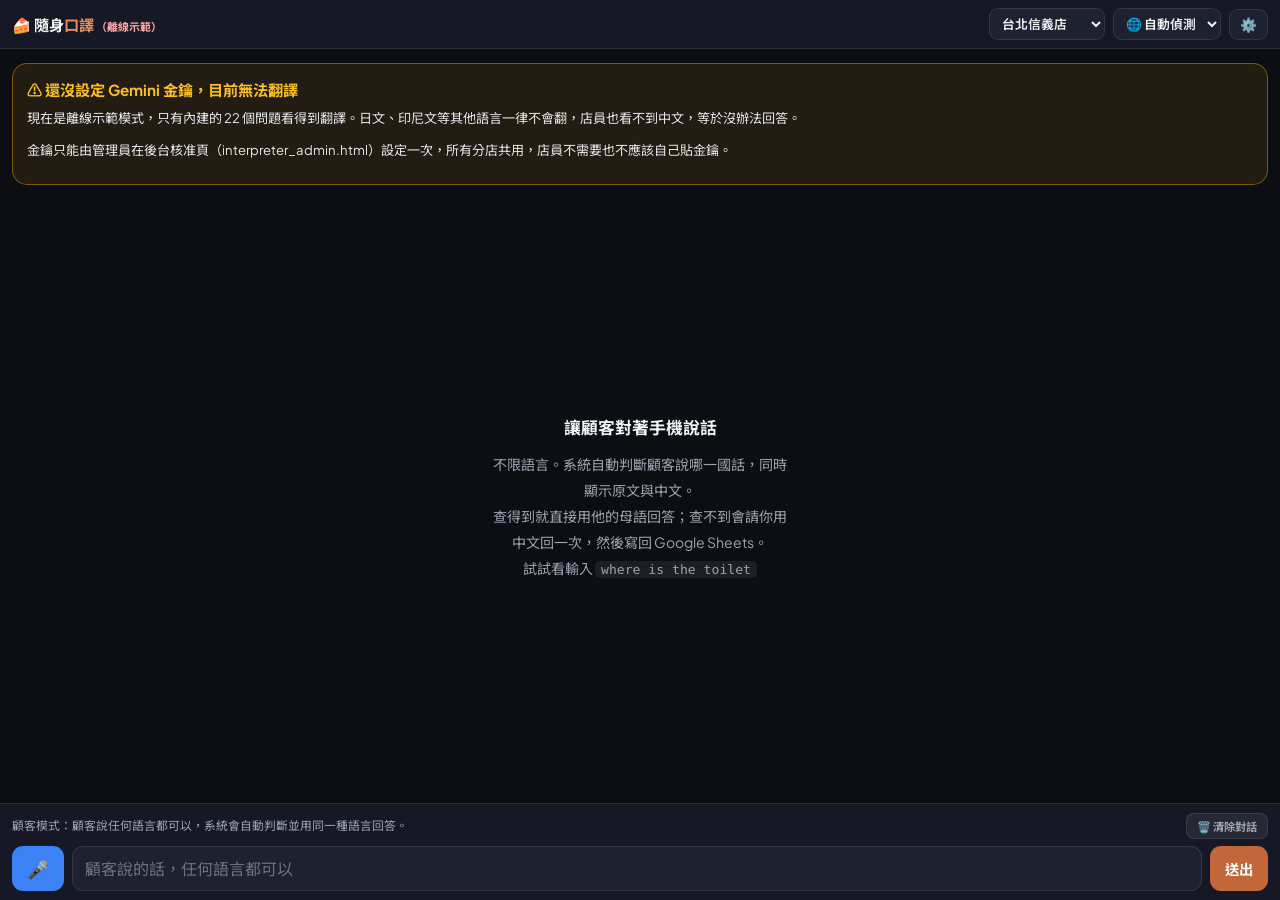
<file: interpreter.html>
<!DOCTYPE html>
<html lang="zh-TW">
<head>
<meta charset="UTF-8">
<meta name="viewport" content="width=device-width, initial-scale=1.0, viewport-fit=cover">
<title>隨身口譯 · 自己做烘焙聚樂部</title>
<link rel="preconnect" href="https://fonts.googleapis.com">
<link rel="preconnect" href="https://fonts.gstatic.com" crossorigin>
<link href="https://fonts.googleapis.com/css2?family=Noto+Sans+TC:wght@400;500;700;900&family=Plus+Jakarta+Sans:wght@500;600;700&display=swap" rel="stylesheet">
<style>
:root{
  --primary:#c2673a; --primary-light:#e88c5d;
  --bg:#0c0e14; --surface:#161925; --surface-2:#1e2230;
  --border:rgba(255,255,255,.09);
  --text:#f3f4f6; --muted:#9ca3af;
  --green:#10b981; --amber:#f59e0b; --red:#ef4444; --blue:#3b82f6;
  --amber-soft:rgba(245,158,11,.13);
}
*{box-sizing:border-box;margin:0;padding:0}
body{
  font-family:'Plus Jakarta Sans','Noto Sans TC','PingFang TC',sans-serif;
  background:var(--bg); color:var(--text);
  height:100dvh; min-height:100dvh; overflow:hidden;
  display:flex; flex-direction:column; -webkit-text-size-adjust:100%;
}
button,input,select,textarea{font-family:inherit}
button{cursor:pointer}
:focus-visible{outline:2px solid var(--primary-light); outline-offset:2px}

/* ── 頂欄 ── */
header{flex:0 0 auto; background:var(--surface); border-bottom:1px solid var(--border); padding:max(8px,env(safe-area-inset-top)) 12px 8px}
.bar{display:flex; align-items:center; gap:8px}
.brand{font-size:.95rem; font-weight:700; white-space:nowrap}
.brand span{color:var(--primary-light)}
.brand .brand-model{font-size:.68rem; font-weight:700; color:var(--muted); margin-left:2px}
.brand .brand-model.bad{color:#fca5a5}
.spacer{flex:1}
.sel{background:var(--surface-2); color:var(--text); border:1px solid var(--border); border-radius:9px; padding:6px 8px; font-size:.8rem; font-weight:600; max-width:34vw}
.icon-btn{background:var(--surface-2); color:var(--text); border:1px solid var(--border); border-radius:9px; padding:6px 10px; font-size:.85rem}

/* ── 對話區：一次問答就是一張卡 ── */
/* min-height:0 不可省略：flex 子元素預設 min-height:auto，會撐到內容高度而不出現捲軸 */
main{flex:1 1 auto; min-height:0; overflow-y:auto; -webkit-overflow-scrolling:touch; overscroll-behavior:contain;
     padding:14px 12px 6px; display:flex; flex-direction:column; gap:12px}
.empty{margin:auto; flex:0 0 auto; text-align:center; color:var(--muted); font-size:.88rem; line-height:1.85; padding:20px; max-width:34ch}
.empty b{display:block; color:var(--text); font-size:1.05rem; margin-bottom:8px}
.empty code{background:rgba(255,255,255,.07); padding:1px 6px; border-radius:5px; font-size:.82rem}

.setup{background:rgba(245,158,11,.1); border:1px solid rgba(245,158,11,.45); border-radius:15px; padding:14px}
.setup h3{font-size:.95rem; color:#fbbf24; margin-bottom:7px}
.setup p{font-size:.82rem; color:#e5e7eb; line-height:1.65; margin-bottom:10px}
.setup .srow{display:flex; gap:8px}
.setup input{flex:1; background:var(--surface-2); border:1px solid var(--border); color:var(--text); border-radius:10px; padding:10px 11px; font-size:.9rem; min-width:0}
.setup .warn-note{font-size:.76rem; color:#fca5a5; line-height:1.6; margin:10px 0 0}
.vrow{display:flex; align-items:center; gap:8px; padding:6px 0; border-top:1px solid var(--border); font-size:.8rem; flex-wrap:wrap}
.vrow:first-of-type{border-top:none}
.vrow .vname{flex:1; min-width:120px; color:#d1d5db}
.vrow .vok{color:#6ee7b7; font-weight:700}
.vrow .vno{color:#fca5a5; font-weight:700}
.vtest{background:rgba(255,255,255,.08); border:1px solid var(--border); color:var(--text); border-radius:8px; padding:4px 10px; font-size:.72rem; font-weight:700}
.vresult{margin-top:9px; padding:9px 11px; background:var(--surface); border:1px solid var(--border); border-radius:10px; font-size:.85rem; color:#fff; line-height:1.55; min-height:1.2em}
.diag{background:var(--surface-2); border:1px solid var(--border); border-radius:15px; padding:14px}
.diag h3{font-size:.95rem; margin-bottom:9px; color:#ffc5a8}
.diag .dl{font-size:.8rem; line-height:1.7; color:#d1d5db; word-break:break-all}
.diag .dl b{color:#fff}
.diag .fix{margin-top:10px; padding-top:9px; border-top:1px solid var(--border); font-size:.8rem; color:#fbbf24; line-height:1.65}
.turn{background:var(--surface); border:1px solid var(--border); border-radius:15px; overflow:hidden; flex:0 0 auto}
.setup,.diag{flex:0 0 auto}
.seg{padding:11px 14px}
.seg + .seg{border-top:1px solid var(--border)}
.seg.ask{border-left:3px solid var(--blue)}
.seg.ans{border-left:3px solid var(--green); background:rgba(16,185,129,.045)}
.seg.wait{border-left:3px solid var(--amber); background:var(--amber-soft)}
.seg.block{border-left:3px solid var(--red); background:rgba(239,68,68,.07)}

.seg-head{display:flex; align-items:center; gap:7px; margin-bottom:6px; flex-wrap:wrap}
.role{font-size:.7rem; font-weight:800; letter-spacing:.5px; color:var(--muted)}
.seg.ans .role{color:#6ee7b7}
.seg.wait .role{color:#fbbf24}
.seg.block .role{color:#fca5a5}
.tag{padding:2px 7px; border-radius:6px; font-weight:700; font-size:.64rem; background:rgba(255,255,255,.08); color:var(--muted)}
.tag.lang{background:rgba(59,130,246,.16); color:#93c5fd}
.tag.kb{background:rgba(16,185,129,.16); color:#6ee7b7}
.tag.staff{background:var(--amber-soft); color:#fbbf24}
.tag.demo{background:rgba(139,92,246,.16); color:#c4b5fd}
.speak{margin-left:auto; background:rgba(255,255,255,.08); border:1px solid var(--border); color:var(--text); border-radius:8px; padding:3px 10px; font-size:.68rem; font-weight:700}
.t-src{font-size:1.02rem; line-height:1.55; color:#fff; font-weight:600}
.t-zh{font-size:.9rem; line-height:1.55; color:#b9c2cf; margin-top:3px}
.t-note{font-size:.74rem; color:var(--muted); margin-top:7px; line-height:1.5}
.seg.wait .t-note{color:#fbbf24}

/* ── 底部操作 ── */
footer{flex:0 0 auto; background:var(--surface); border-top:1px solid var(--border); padding:9px 12px calc(9px + env(safe-area-inset-bottom))}
.hintbar{display:flex; align-items:center; gap:8px; margin-bottom:7px}
.mode-hint{font-size:.74rem; color:var(--muted); line-height:1.45; flex:1}
.mode-hint.staff{color:#fbbf24; font-weight:700}
.mini{background:rgba(255,255,255,.07); border:1px solid var(--border); color:var(--muted); border-radius:8px; padding:4px 10px; font-size:.7rem; font-weight:700; white-space:nowrap}
.mini:hover{color:#fff}
.row{display:flex; gap:8px; align-items:stretch}
.staff-banner{display:none; align-items:center; gap:8px; margin-bottom:8px; padding:8px 11px;
  background:rgba(245,158,11,.16); border:1px solid rgba(245,158,11,.5); border-radius:11px}
.staff-banner.on{display:flex}
.staff-banner .sb-txt{flex:1; font-size:.8rem; color:#fde68a; line-height:1.5}
.staff-banner .sb-txt b{color:#fff; display:block; font-size:.86rem; margin-bottom:2px}
.staff-banner .sb-skip{background:rgba(255,255,255,.1); border:1px solid var(--border); color:#fde68a;
  border-radius:8px; padding:5px 11px; font-size:.72rem; font-weight:700; white-space:nowrap}
body.staff .field{border-color:rgba(245,158,11,.6); background:rgba(245,158,11,.07)}
.mic-lang-picker{margin-bottom:8px; padding:10px 11px; background:rgba(59,130,246,.1); border:1px solid rgba(59,130,246,.35); border-radius:11px}
.mic-lang-picker .mlp-title{font-size:.78rem; color:#93c5fd; margin-bottom:8px; font-weight:700}
.mlp-chips{display:flex; flex-wrap:wrap; gap:7px}
.mlp-chips button{background:var(--surface-2); border:1px solid var(--border); color:var(--text);
  border-radius:9999px; padding:7px 14px; font-size:.84rem; font-weight:600}
.mlp-chips button:active{background:var(--blue); border-color:var(--blue)}
.msg{display:none}
.msg.ok,.msg.err,.msg:not(:empty){display:block; line-height:1.55}
.msg.ok{color:#86efac}
.msg.err{color:#fca5a5}
.howto{margin:8px 0 0; padding-left:20px; font-size:.76rem; color:var(--muted); line-height:1.75}
.howto li{margin-bottom:4px}
.howto code{background:rgba(255,255,255,.08); padding:1px 5px; border-radius:4px; font-family:'JetBrains Mono',ui-monospace,monospace; font-size:.9em}
.howto b{color:#fde68a}
.fixbtn{background:rgba(239,68,68,.14); border:1px solid rgba(239,68,68,.4); color:#fca5a5;
  border-radius:8px; padding:3px 9px; font-size:.68rem; font-weight:700; margin-left:6px}
.field{flex:1; background:var(--surface-2); border:1px solid var(--border); color:var(--text); border-radius:11px; padding:11px 12px; font-size:1rem; min-width:0}
.field::placeholder{color:#6b7280}
.btn{border:none; border-radius:11px; padding:11px 15px; font-size:.9rem; font-weight:700; color:#fff; background:var(--primary); white-space:nowrap}
.btn:disabled{opacity:.45}
.btn.mic{background:var(--blue); min-width:52px; font-size:1.1rem}
.btn.mic.on{background:var(--red); animation:pulse 1s infinite}
.btn.amber{background:var(--amber); color:#3a2503}
@keyframes pulse{50%{opacity:.6}}
@media (prefers-reduced-motion:reduce){.btn.mic.on{animation:none}}
.save-row{display:none}
.save-row input{width:16px; height:16px; accent-color:var(--primary)}

/* ── 設定 ── */
.modal{position:fixed; inset:0; background:rgba(5,6,10,.9); z-index:50; display:none; align-items:flex-end; justify-content:center}
.modal.open{display:flex}
.sheet{background:var(--surface); width:100%; max-width:540px; max-height:90dvh; overflow-y:auto; border-radius:18px 18px 0 0; border:1px solid var(--border); padding:18px 16px calc(18px + env(safe-area-inset-bottom))}
.sheet h2{font-size:1.1rem; margin-bottom:4px}
.sheet p.sub{font-size:.8rem; color:var(--muted); line-height:1.6; margin-bottom:14px}
.fg{margin-bottom:13px}
.fg label{display:block; font-size:.76rem; font-weight:700; color:#ffc5a8; margin-bottom:5px}
.fg input,.fg select{width:100%; background:var(--surface-2); border:1px solid var(--border); color:var(--text); border-radius:10px; padding:10px 11px; font-size:.9rem}
.fg small{display:block; font-size:.72rem; color:var(--muted); margin-top:5px; line-height:1.55}
.fg small b{color:#fbbf24}
.btn-row{display:flex; gap:8px; flex-wrap:wrap; margin-top:4px}
.btn.ghost{background:var(--surface-2); border:1px solid var(--border); color:var(--text)}
.toast{position:fixed; left:50%; bottom:92px; transform:translate(-50%,12px); background:var(--green); color:#04291d; font-weight:700; font-size:.82rem; padding:8px 16px; border-radius:9999px; opacity:0; pointer-events:none; transition:opacity .2s, transform .2s; z-index:60; max-width:88vw; text-align:center; line-height:1.45}
.toast.show{opacity:1; transform:translate(-50%,0)}
.toast.err{background:var(--red); color:#fff}
</style>
</head>
<body>

<header>
  <div class="bar">
    <div class="brand">🍰 隨身<span>口譯</span><span class="brand-model" id="brandModel"></span></div>
    <div class="spacer"></div>
    <select class="sel" id="selStore" aria-label="目前門市"></select>
    <select class="sel" id="selLang" aria-label="顧客語言"></select>
    <button class="icon-btn" id="btnSettings" aria-label="設定">⚙️</button>
  </div>
</header>

<main id="log">
  <div class="empty" id="empty">
    <b>讓顧客對著手機說話</b>
    不限語言。系統自動判斷顧客說哪一國話，同時顯示原文與中文。<br>
    查得到就直接用他的母語回答；查不到會請你用中文回一次，然後寫回 Google Sheets。<br>
    試試看輸入 <code>where is the toilet</code>
  </div>
</main>

<footer>
  <div class="hintbar">
    <p class="mode-hint" id="hint">顧客模式：顧客說任何語言都可以，系統會自動判斷並用同一種語言回答。</p>
    <button class="mini" id="btnClear">🗑️ 清除對話</button>
  </div>
  <div class="staff-banner" id="staffBanner">
    <span class="sb-txt"><b>現在輪到你回答</b><span id="sbQ"></span></span>
    <button class="sb-skip" id="btnSkip" type="button">跳過</button>
  </div>
  <div class="mic-lang-picker" id="micLangPicker" hidden>
    <p class="mlp-title">顧客說哪一種語言？點一下再開始聽</p>
    <div class="mlp-chips" id="mlpChips"></div>
  </div>
  <div class="row">
    <button class="btn mic" id="btnMic" aria-label="語音輸入">🎤</button>
    <input class="field" id="inputBox" placeholder="顧客說的話，任何語言都可以" autocomplete="off">
    <button class="btn" id="btnSend">送出</button>
  </div>
  <div class="save-row" id="saveRow" hidden>
    <input type="checkbox" id="chkSave" checked>
    <label for="chkSave">回答後寫回知識庫，下次自動回答</label>
  </div>
</footer>

<div class="modal" id="modal">
  <div class="sheet">
    <h2>設定</h2>
    <p class="sub">試算表、寫回網址都已經固定好，不會因為手滑改到。Gemini 金鑰只存在後端（Apps Script），這個頁面跟網址裡都看不到；要設定金鑰或換模型請到後台核准頁（interpreter_admin.html）。</p>
    <p class="sub">語言不需要事先設定。頂端保持「自動偵測」時，顧客說哪一國話就用哪一國話回答。</p>

    <div class="fg">
      <label>知識庫</label>
      <div class="btn-row">
        <button class="btn ghost" id="btnDiag">🩺 連線診斷</button>
        <button class="btn ghost" id="btnSpeechTest">🎤 語音測試</button>
        <button class="btn ghost" id="btnReload">重新載入</button>
        <button class="btn ghost" id="btnExport">匯出 JSON</button>
        <button class="btn ghost" id="btnReset">清除本機新增</button>
        <button class="btn ghost" id="btnUnhide">恢復已移除</button>
      </div>
      <small id="kbInfo"></small>
    </div>

    <div class="btn-row">
      <button class="btn" id="btnSave">關閉</button>
    </div>
  </div>
</div>

<div class="toast" id="toast"></div>

<script src="knowledge_base.js"></script>
<script>
(function () {
  'use strict';

  var K_MODEL='diybc_gemini_model';
  var K_LOCAL='diybc_kb_local', K_STORE='diybc_itp_store', K_LANG='diybc_itp_lang';
  var K_HIDE='diybc_kb_hidden';

  // 舊版把 Gemini 金鑰明碼存在每台裝置的 localStorage，現在金鑰只留在後端，
  // 這裡順手清掉殘留的那份，免得舊裝置上一直留著可被讀取的明碼。
  try{ localStorage.removeItem('diybc_gemini_api_key'); }catch(e){}

  var $=function(id){return document.getElementById(id);};
  var log=$('log'), empty=$('empty'), hint=$('hint'), inputBox=$('inputBox');
  var btnSend=$('btnSend'), btnMic=$('btnMic'), chkSave=$('chkSave');
  var modal=$('modal'), toastEl=$('toast');

  var AUTO={id:'auto', zh:'自動偵測', native:'🌐 自動偵測', speech:'en-US'};
  var DEMO=window.KB_DEMO_I18N||{};

  // 店員在頂端選定「顧客語言」（不是自動偵測）時，面向顧客的介面文字跟著切換，
  // 讓顧客看得懂怎麼操作。店員自己用的（答案輸入、店員提示）維持中文不受影響。
  var UI_I18N={
    en:{ title:'Speak into the phone', body:'We’ll translate and reply in your language.',
         hint:'Tap the microphone and speak, or type your message.', placeholder:'Speak or type here', send:'Send' },
    ja:{ title:'スマホに向かって話してください', body:'あなたの言語で翻訳してお答えします。',
         hint:'マイクをタップして話すか、直接入力してください。', placeholder:'ここで話すか入力してください', send:'送信' },
    ko:{ title:'휴대폰에 대고 말씀해 주세요', body:'고객님의 언어로 번역하여 답변해 드립니다.',
         hint:'마이크를 누르고 말하거나 직접 입력해 주세요.', placeholder:'여기에 말하거나 입력하세요', send:'전송' },
    th:{ title:'พูดใส่โทรศัพท์ได้เลยค่ะ', body:'เราจะแปลและตอบกลับเป็นภาษาของคุณค่ะ',
         hint:'แตะไมโครโฟนเพื่อพูด หรือพิมพ์ข้อความ', placeholder:'พูดหรือพิมพ์ที่นี่', send:'ส่ง' },
    vi:{ title:'Hãy nói vào điện thoại', body:'Chúng tôi sẽ dịch và trả lời bằng ngôn ngữ của bạn.',
         hint:'Nhấn micro để nói hoặc nhập văn bản.', placeholder:'Nói hoặc nhập ở đây', send:'Gửi' }
  };
  function uiI18n(){ return !isAuto() && UI_I18N[cfg().lang]; }

  var state={
    mode:'customer', pending:null, asked:0, hit:0, busy:false,
    lastSpeech:null, lastLangName:null,
    kb:null, kbSource:'內建', kbStore:null,
    hasKey:false  // Gemini 金鑰是否已在後端設定，金鑰本身不會出現在前端
  };

  // ── 設定 ──────────────────────────────────────────
  function cfg(){
    return {
      model: localStorage.getItem(K_MODEL)||'gemini-2.5-flash',
      sheet: window.KB_SHEET_ID||'',       // 寫死在 knowledge_base.js，不給前端改
      script: window.KB_SCRIPT_URL||'',    // 同上
      store: localStorage.getItem(K_STORE)||'xinyi',
      lang: localStorage.getItem(K_LANG)||'auto'
    };
  }
  function storeInfo(id){
    var l=window.KB_STORES||[];
    for(var i=0;i<l.length;i++) if(l[i].id===id) return l[i];
    return l[0]||{id:id, zh:id, sheet:id};
  }
  function langInfo(id){
    if(!id||id==='auto') return AUTO;
    var l=window.KB_LANGS||[];
    for(var i=0;i<l.length;i++) if(l[i].id===id) return l[i];
    return AUTO;
  }
  function isAuto(){return cfg().lang==='auto';}
  function langList(){
    return (window.KB_LANGS||[]).map(function(l){return l.zh;}).join('、');
  }
  function isChinese(c){return !!c && String(c).toLowerCase().indexOf('zh')===0;}
  function today(){return new Date().toISOString().slice(0,10);}

  // ── 本機新增 ──────────────────────────────────────
  function localKb(){try{return JSON.parse(localStorage.getItem(K_LOCAL)||'[]');}catch(e){return [];}}
  function saveLocalKb(a){try{localStorage.setItem(K_LOCAL,JSON.stringify(a));}catch(e){toast('本機儲存失敗',true);}}
  // 試算表或內建的條目不能從這支程式刪掉，改為記在封存清單，載入時跳過
  function hiddenIds(){try{return JSON.parse(localStorage.getItem(K_HIDE)||'[]');}catch(e){return [];}}
  function saveHidden(a){try{localStorage.setItem(K_HIDE,JSON.stringify(a));}catch(e){}}
  function hideId(id){
    var a=hiddenIds();
    if(a.indexOf(id)<0){a.push(id); saveHidden(a);}
  }

  // ── Google Sheets 讀取（JSONP，避開跨網域限制）──────
  // gviz 會把「看起來像日期」的欄位自動轉成 Date(年,月,日) 這種 JS 字面量塞進 v，
  // 真正人看得懂的格式在 f（formatted）欄位，有的話要優先用它。
  function gvizCell(c){
    if(!c) return '';
    if(c.f!=null) return String(c.f);
    return c.v!=null ? String(c.v) : '';
  }
  var jsonpSeq=0;
  function loadSheet(sheetId, tabName, withHeaders){
    return new Promise(function(resolve,reject){
      var cb='kbcb_'+(++jsonpSeq)+'_'+Date.now();
      var url='https://docs.google.com/spreadsheets/d/'+encodeURIComponent(sheetId)
            +'/gviz/tq?tqx=out:json;responseHandler:'+cb
            +'&sheet='+encodeURIComponent(tabName)+'&headers=1&_t='+Date.now();
      var tag=document.createElement('script');
      var done=false;
      var timer=setTimeout(function(){ if(!done){done=true; cleanup(); reject(new Error('讀取逾時')); } },10000);
      function cleanup(){ clearTimeout(timer); try{delete window[cb];}catch(e){window[cb]=undefined;} if(tag.parentNode) tag.parentNode.removeChild(tag); }
      window[cb]=function(res){
        if(done) return; done=true;
        try{
          var rows=(res && res.table && res.table.rows)||[];
          var mapped=rows.map(function(r){
            return (r.c||[]).map(gvizCell);
          });
          if(withHeaders){
            var cols=(res && res.table && res.table.cols)||[];
            resolve({ headers: cols.map(function(c){ return (c.label||'').trim(); }), rows: mapped });
          } else {
            resolve(mapped);
          }
        }catch(e){ reject(e); }
        cleanup();
      };
      tag.onerror=function(){ if(!done){done=true; cleanup(); reject(new Error('無法連線到試算表')); } };
      tag.src=url;
      document.head.appendChild(tag);
    });
  }

  function rowsToEntries(rows, store, sheetName){
    var out=[];
    rows.forEach(function(r){
      var id=(r[0]||'').trim(), qs=(r[2]||'').trim(), a=(r[3]||'').trim();
      if(!id || !a) return;
      out.push({
        id:id,
        store:store,
        sheet:sheetName||'',
        cat:(r[1]||'').trim(),
        q:qs.split(/[、,，;；]/).map(function(x){return x.trim();}).filter(Boolean),
        a_zh:a,
        needs_staff:/^(是|true|yes|y|1)$/i.test((r[4]||'').trim()),
        verified:/^(是|true|yes|y|1)$/i.test((r[5]||'').trim()),
        updated:(r[6]||'').trim(),
        by:(r[7]||'').trim()
      });
    });
    return out;
  }

  // 設定一律跟後端拿，不再讀試算表的「設定」分頁。
  // 金鑰只回報「有沒有設定」，模型名稱不是機密所以直接給，拿來顯示與送出翻譯請求。
  function loadConfig(){
    return postScript({action:'hasSecret'}).then(function(d){
      state.hasKey = !!(d && d.hasKey);
      if(d && d.model) localStorage.setItem(K_MODEL, d.model);
      return d || {};
    }).catch(function(){
      state.hasKey=false;
      return {};
    });
  }

  function loadKb(storeId, silent){
    var c=cfg(), st=storeInfo(storeId);
    state.kbStore=storeId;
    if(!c.sheet){ useBuiltIn(storeId,'未設定試算表'); return Promise.resolve(); }
    return Promise.all([
      loadSheet(c.sheet, window.KB_SHEET_COMMON||'共用').catch(function(){return null;}),
      loadSheet(c.sheet, st.sheet).catch(function(){return null;})
    ]).then(function(res){
      if(res[0]===null && res[1]===null) throw new Error('兩個分頁都讀不到');
      var kb=[]
        .concat(res[0]?rowsToEntries(res[0],'ALL',window.KB_SHEET_COMMON):[])
        .concat(res[1]?rowsToEntries(res[1],[storeId],st.sheet):[]);
      if(!kb.length) throw new Error('試算表沒有資料');
      state.kb=kb; state.kbSource='Google Sheets';
      refreshChips();
      if(!silent) toast('已從 Google Sheets 載入 '+kb.length+' 筆（'+st.zh+'）');
    }).catch(function(e){
      useBuiltIn(storeId, e.message);
      if(!silent) toast('讀不到試算表（'+e.message+'），改用內建條目', true);
    });
  }
  function useBuiltIn(storeId, why){
    var all=(window.DEFAULT_KB||[]);
    state.kb=all.filter(function(e){
      return e.store==='ALL' || (Array.isArray(e.store) && e.store.indexOf(storeId)>=0);
    });
    state.kbSource='內建'+(why?'（'+why+'）':'');
    refreshChips();
  }
  function kbNow(){
    var storeId=cfg().store, hid=hiddenIds();
    var base=state.kb||[];
    var mine=localKb().filter(function(e){
      return e.store==='ALL' || (Array.isArray(e.store)&&e.store.indexOf(storeId)>=0);
    });
    return base.concat(mine).filter(function(e){ return hid.indexOf(e.id)<0; });
  }
  function findEntry(id){
    var all=(state.kb||[]).concat(localKb());
    for(var i=0;i<all.length;i++) if(String(all[i].id)===String(id)) return all[i];
    return null;
  }
  function kbContext(){
    return kbNow().map(function(e){
      return e.id+' | '+(e.needs_staff?'[需店員]':'')+e.q.join('、')+' | '+e.a_zh;
    }).join('\n');
  }

  // ── Google Sheets 寫回 ─────────────────────────────
  function postScript(payload){
    var c=cfg();
    if(!c.script) return Promise.reject(new Error('未設定 Apps Script 網址'));
    var url=c.script+(window.KB_SCRIPT_TOKEN?'?token='+encodeURIComponent(window.KB_SCRIPT_TOKEN):'');
    var body=JSON.stringify(payload);
    // 用 POST 送資料本身沒問題（Apps Script 會先同步處理完 doPost 才回應）。
    // 麻煩的只有「讀回確認訊息」：回應會先 302 轉址到 script.googleusercontent.com，
    // 該網址不一定允許跨網域讀取。讀不到時改用 no-cors：資料照樣送達並寫入，
    // 只是瀏覽器看不到回應內容，所以用 unconfirmed 標記讓呼叫端知道無法 100% 確認。
    return fetch(url, {
      method:'POST',
      headers:{'Content-Type':'text/plain;charset=utf-8'},
      body: body
    }).then(function(r){
      if(!r.ok) throw new Error('HTTP '+r.status);
      return r.text();
    }).then(function(text){
      var data;
      try{ data=JSON.parse(text); }catch(e){ throw new Error('回應格式錯誤：'+text.slice(0,200)); }
      if(!data.ok){ var err=new Error(data.error||'寫入失敗'); err.serverReplied=true; throw err; }
      return data;
    }).catch(function(err){
      // 伺服器其實有正常回應（只是回報失敗，例如「尚未設定金鑰」），
      // 不是讀不到回應，要把真正的錯誤丟出去，不能誤判成 no-cors 讀不到。
      if(err && err.serverReplied) throw err;
      return fetch(url, {method:'POST', mode:'no-cors', headers:{'Content-Type':'text/plain;charset=utf-8'}, body: body})
        .then(function(){ return { ok:true, unconfirmed:true }; });
    });
  }
  // 待審分頁命名跟正式分頁一致，用中文店名（_待審_台北信義），在試算表上一眼就看得懂
  // 是哪一間店，不用再對照店代號。
  function pendingSheetName(storeId){
    var st=storeInfo(storeId);
    return '_待審_'+((st && st.sheet) || storeId);
  }
  function appendToSheet(entry){
    var c=cfg();
    var targetSheet = pendingSheetName(c.store);  // 寫到待審分頁，不是正式分頁
    return postScript({
      sheet: targetSheet,
      row: [entry.id, entry.cat, entry.q.join('、'), entry.a_zh,
            entry.needs_staff?'是':'否', entry.verified?'是':'否', entry.updated, entry.by]
    });
  }
  function deleteFromSheet(sheetName, id){
    return postScript({ action:'delete', sheet: sheetName, id: id });
  }

  // ── 畫面 ──────────────────────────────────────────
  function toast(msg,isErr){
    toastEl.textContent=msg;
    toastEl.className='toast show'+(isErr?' err':'');
    setTimeout(function(){toastEl.className='toast'+(isErr?' err':'');},2600);
  }
  function refreshChips(){
    var bm=$('brandModel');
    // 模型名稱（例如 3.5-flash-lite）不顯示，字太長在手機上會把頂部列擠到換行。
    // 只在離線示範模式才提示，這才是店員真正需要知道的狀態。
    if(state.hasKey){ bm.textContent=''; bm.className='brand-model'; }
    else { bm.textContent='（離線示範）'; bm.className='brand-model bad'; }
  }
  function el(t,c,x){var n=document.createElement(t); if(c)n.className=c; if(x!=null)n.textContent=x; return n;}
  function scrollDown(){
    // 先立即捲一次：頁面在背景時 requestAnimationFrame 不會觸發
    log.scrollTop=log.scrollHeight;
    // 再補一次：等版面重算後才讀得到最終高度
    requestAnimationFrame(function(){
      log.scrollTop=log.scrollHeight;
      requestAnimationFrame(function(){ log.scrollTop=log.scrollHeight; });
    });
  }

  function newTurn(srcText, zhText, langLabel){
    if(empty && empty.parentNode) empty.remove();
    var card=el('article','turn');
    var seg=el('div','seg ask');
    var head=el('div','seg-head');
    head.appendChild(el('span','role','顧客提問'));
    if(langLabel) head.appendChild(el('span','tag lang',langLabel));
    seg.appendChild(head);
    seg.appendChild(el('p','t-src',srcText));
    if(zhText) seg.appendChild(el('p','t-zh',zhText));
    card.appendChild(seg);
    log.appendChild(card);
    scrollDown();
    return card;
  }
  function clearReply(card){
    var old=card.querySelector('.seg.ans, .seg.wait, .seg.block');
    if(old) old.remove();
  }
  // kind: 'policy' 強制轉店員 ／ 'miss' 知識庫沒有 ／ 'untranslated' 離線且無法翻譯
  function showWaiting(card, zhQuestion, kind){
    clearReply(card);
    var seg=el('div','seg '+(kind==='policy'?'block':'wait'));
    var head=el('div','seg-head');
    head.appendChild(el('span','role',
      kind==='policy' ? '必須由店員回答'
      : kind==='untranslated' ? '離線模式無法翻譯這句'
      : '知識庫查無此題'));
    seg.appendChild(head);
    seg.appendChild(el('p','t-note',
      kind==='policy'
        ? '涉及過敏、飲食禁忌、金流或安全，系統不自動作答。請用中文回覆顧客。'
      : kind==='untranslated'
        ? '目前是離線示範模式，只有內建的 22 個問題有翻譯，其他語言一律不翻。店員看不懂顧客原文，請先在設定頁填入 Gemini 金鑰。仍可直接用中文回答，答案會存進知識庫。'
        : '請用中文回答一次，系統會翻成顧客語言並寫回知識庫。'));
    card.appendChild(seg);
    scrollDown();
  }
  function showAnswer(card, zhText, srcText, speech, opt){
    clearReply(card);
    var seg=el('div','seg ans');
    var head=el('div','seg-head');
    head.appendChild(el('span','role','回覆顧客'));
    if(opt.tag) head.appendChild(el('span','tag '+opt.tagClass, opt.tag));
    if(srcText && speech){
      var b=el('button','speak','🔊 播放');
      b.type='button';
      b.addEventListener('click',function(){speak(srcText,speech);});
      head.appendChild(b);
    }
    // 任何命中的條目都可能存錯，給一個當場移除的出口
    if(opt.entryId){
      var fb=el('button','fixbtn','✏️ 答案不對');
      fb.type='button';
      fb.addEventListener('click',function(){ removeEntry(opt.entryId, card); });
      head.appendChild(fb);
    }
    seg.appendChild(head);
    if(srcText) seg.appendChild(el('p','t-src',srcText));
    seg.appendChild(el('p', srcText?'t-zh':'t-src', zhText));
    if(opt.note) seg.appendChild(el('p','t-note',opt.note));
    card.appendChild(seg);
    scrollDown();
  }

  // Google 目前發出的金鑰有兩種前綴：舊的 AIza…、新的 AQ.…
  // 格式會再變，所以只做最低限度檢查，真正的驗證交給連線診斷實際打一次 API
  // 現場要快，所以優先 flash；同系列取版本號較新的。連線診斷用這個在模型
  // 失效時自動換一個堪用的，手動選模型的功能搬到後台核准頁去了。
  function rankModel(id){
    var score=0;
    if(/flash/i.test(id)) score+=100;
    if(/lite/i.test(id)) score-=30;
    if(/pro/i.test(id)) score+=20;
    if(/(preview|exp|experimental)/i.test(id)) score-=50;
    if(/(vision|embedding|aqa|tts|image|audio)/i.test(id)) score-=500;
    var v=id.match(/(\d+)\.(\d+)/);
    if(v) score += parseInt(v[1],10)*10 + parseInt(v[2],10);
    return score;
  }
  function pickBest(list){
    var best=null, bs=-1e9;
    list.forEach(function(m){ var s=rankModel(m); if(s>bs){bs=s; best=m;} });
    return best;
  }

  function runDiagnostics(){
    modal.classList.remove('open');
    if(empty && empty.parentNode) empty.remove();
    var c=cfg();
    var box=el('div','diag');
    box.appendChild(el('h3',null,'🩺 連線診斷'));
    var dl=el('div','dl'); box.appendChild(dl);
    var fix=el('div','fix'); box.appendChild(fix);
    log.appendChild(box); scrollDown();

    function line(t){ var p=el('p',null,t); dl.appendChild(p); scrollDown(); return p; }

    var proto=location.protocol, host=location.hostname||'（無）';
    line('開啟方式：'+proto+'//'+host);
    line('試算表 ID：'+(c.sheet?c.sheet.slice(0,12)+'…':'未設定'));
    line('Gemini 金鑰：'+(state.hasKey ? '後端已設定（內容不會出現在前端）' : '尚未設定'));

    var sheetLine=line('Google Sheets：測試中…');
    var geminiLine=line('Gemini API：測試中…');
    var results={sheet:null, gemini:null};

    function verdict(){
      if(results.sheet===null || results.gemini===null) return;
      var blocked = results.sheet==='fail' && (results.gemini==='fail');
      if(blocked){
        fix.textContent='兩項都連不上，表示這個頁面被禁止對外連線。最常見原因是用 Claude Artifact 連結開啟。請改用 GitHub Pages 網址，或在電腦上執行 python3 -m http.server 8000 後開 http://localhost:8000/interpreter.html';
      }else if(results.sheet==='fail'){
        fix.textContent='只有試算表讀不到。請確認試算表已設為「知道連結的任何人可以檢視」，以及分頁名稱與設定的門市相符。';
      }else if(results.gemini==='skip'){
        fix.textContent='尚未設定 Gemini 金鑰，請聯絡管理員到後台核准頁（interpreter_admin.html）設定一次，所有分店共用。';
      }else if(results.gemini==='model'){
        fix.textContent='金鑰沒問題，但原本設定的模型不可用，已自動換成可用的模型。直接再試一次即可。';
      }else if(results.gemini==='fail'){
        fix.textContent='只有 Gemini 連不上。請聯絡管理員到後台核准頁確認金鑰正確、未過期，且已啟用 Generative Language API。';
      }else{
        fix.textContent='兩項都正常，可以直接使用。';
      }
      scrollDown();
    }

    loadSheet(c.sheet, window.KB_SHEET_COMMON||'共用').then(function(rows){
      sheetLine.textContent='Google Sheets：✅ 讀到共用分頁 '+rows.length+' 列';
      results.sheet='ok';
    }).catch(function(e){
      sheetLine.textContent='Google Sheets：❌ '+e.message;
      results.sheet='fail';
    }).then(verdict);

    postScript({action:'listModels'}).then(function(d){
      if(d && d.unconfirmed){
        geminiLine.textContent='Gemini API：⚠️ 已送出但讀不到回應，無法確認';
        results.gemini='fail';
        return;
      }
      var usable=d.models||[];
      var ok = usable.indexOf(c.model)>=0;
      geminiLine.textContent='Gemini API：✅ 金鑰有效，可用模型 '+usable.length+' 個'
        + (ok ? '，目前設定的 '+c.model+' 可用' : '，⚠️ 目前設定的 '+c.model+' 不在清單中');
      results.gemini = ok ? 'ok' : 'model';
      if(!ok){
        var best=pickBest(usable);
        if(best){ localStorage.setItem(K_MODEL,best); refreshChips();
          line('已自動改用可用模型：'+best); }
      }
    }).catch(function(e){
      if(/尚未設定 Gemini 金鑰/.test(e.message)){
        geminiLine.textContent='Gemini API：略過，'+e.message;
        results.gemini='skip';
      } else {
        geminiLine.textContent='Gemini API：❌ '+e.message;
        results.gemini='fail';
      }
    }).then(verdict);
  }

  // ── 語音與麥克風測試面板 ──────────────────────────
  var TEST_PHRASE={
    'th-TH':'ห้องน้ำอยู่ทางซ้ายค่ะ',
    'ja-JP':'お手洗いは左側にあります。',
    'vi-VN':'Nhà vệ sinh ở bên trái.',
    'ko-KR':'화장실은 왼쪽에 있습니다.',
    'id-ID':'Toilet ada di sebelah kiri.',
    'en-US':'The restroom is on the left.',
    'zh-TW':'洗手間在左手邊。'
  };

  function runSpeechTest(){
    modal.classList.remove('open');
    unlockAudio();
    loadVoices();
    if(empty && empty.parentNode) empty.remove();

    var box=el('div','diag');
    box.appendChild(el('h3',null,'🎤 語音與麥克風測試'));
    var dl=el('div','dl'); box.appendChild(dl);
    log.appendChild(box); scrollDown();

    dl.appendChild(el('p',null,'開啟方式：'+location.protocol+'//'+(location.host||'本機檔案')));
    dl.appendChild(el('p',null,'安全連線：'+(window.isSecureContext?'✅ 是（麥克風可用）':'❌ 否（瀏覽器會禁止麥克風）')));
    dl.appendChild(el('p',null,'已安裝語音包：'+voicesCache.length+' 個'));

    // 語音播放逐語言檢查
    var langs=['th-TH','ja-JP','vi-VN','ko-KR','id-ID','en-US','zh-TW'];
    langs.forEach(function(code){
      var v=pickVoice(code);
      var row=el('div','vrow');
      var name=el('span','vname', code+'　'+(v?v.name:'未安裝語音包'));
      row.appendChild(name);
      row.appendChild(el('span', v?'vok':'vno', v?'可播放':'無法播放'));
      if(v){
        var b=el('button','vtest','🔊 試聽'); b.type='button';
        b.addEventListener('click',function(){ speak(TEST_PHRASE[code], code); });
        row.appendChild(b);
      }
      box.appendChild(row);
    });

    // 麥克風測試
    var micRow=el('div','vrow');
    var reason=micBlockedReason();
    micRow.appendChild(el('span','vname','語音輸入（麥克風）'));
    micRow.appendChild(el('span', reason?'vno':'vok', reason?'不可用':'可用'));
    var mb=el('button','vtest','🎙️ 錄一句測試'); mb.type='button';
    micRow.appendChild(mb);
    box.appendChild(micRow);

    var out=el('div','vresult', reason || '按下按鈕後說一句話，辨識結果會顯示在這裡。');
    box.appendChild(out);
    scrollDown();

    if(reason){ mb.disabled=true; return; }

    mb.addEventListener('click',function(){
      if(listening){ try{recog.stop();}catch(e){} return; }
      if(!recog) initRecog();
      if(!recog){ out.textContent='無法建立語音辨識物件。'; return; }
      out.textContent='🎙️ 聆聽中，請現在說一句話…';
      mb.textContent='⏹ 停止';
      micHandler=function(err, text){
        micHandler=null;
        mb.textContent='🎙️ 再測一次';
        if(err){ out.textContent='❌ '+srMessage(err); }
        else {
          out.textContent='✅ 聽到：「'+text+'」　（辨識語言 '+recog.lang+'）';
          speak(text, recog.lang);
        }
        scrollDown();
      };
      recog.lang = micLang();
      try{ recog.start(); listening=true; }
      catch(e){ micHandler=null; mb.textContent='🎙️ 錄一句測試'; out.textContent='❌ 無法啟動麥克風：'+e.message; }
    });
  }

  // 沒有金鑰時，在對話區最上方放一張提示卡。金鑰只能由管理員在後台設定一次，
  // 全店共用；店員端不開放貼金鑰，避免金鑰散落在每個人的裝置上。
  function showSetupCard(){
    if(state.hasKey || document.getElementById('setupCard')) return;
    var c=el('div','setup'); c.id='setupCard';
    c.appendChild(el('h3',null,'⚠️ 還沒設定 Gemini 金鑰，目前無法翻譯'));
    c.appendChild(el('p',null,'現在是離線示範模式，只有內建的 22 個問題看得到翻譯。日文、印尼文等其他語言一律不會翻，店員也看不到中文，等於沒辦法回答。'));
    c.appendChild(el('p',null,'金鑰只能由管理員在後台核准頁（interpreter_admin.html）設定一次，所有分店共用，店員不需要也不應該自己貼金鑰。'));
    log.insertBefore(c, log.firstChild);
  }

  function customerPlaceholder(){
    if(isAuto()) return '顧客說的話，任何語言都可以';
    var t=uiI18n();
    return t ? t.placeholder : '顧客說的話（'+langInfo(cfg().lang).native+'）';
  }
  // 選定特定顧客語言時（非自動偵測），把「空白狀態」的操作說明也換成該語言，
  // 顧客不懂中文一樣看得懂怎麼用。只在尚未開始對話（empty 還在畫面上）時看得到。
  function updateEmptyIntro(){
    if(!empty) return;
    var t=uiI18n();
    empty.innerHTML = t
      ? '<b>'+t.title+'</b>'+t.body
      : '<b>讓顧客對著手機說話</b>'
        +'不限語言。系統自動判斷顧客說哪一國話，同時顯示原文與中文。<br>'
        +'查得到就直接用他的母語回答；查不到會請你用中文回一次，然後寫回 Google Sheets。<br>'
        +'試試看輸入 <code>where is the toilet</code>';
  }
  function setMode(mode, zhQuestion){
    state.mode=mode;
    var mlp=$('micLangPicker'); if(mlp) mlp.hidden=true;
    if(mode==='staff'){
      hint.textContent='請輸入「答案」，不是問題。系統會翻給顧客並記住。';
      hint.className='mode-hint staff';
      inputBox.placeholder='用中文寫出答案，例如：擠花袋在 C 區抽屜';
      btnSend.textContent='送出答案'; btnSend.className='btn amber';
      $('staffBanner').classList.add('on');
      $('sbQ').textContent='顧客問的是：「'+zhQuestion+'」';
      document.body.classList.add('staff');
      setTimeout(function(){try{inputBox.focus();}catch(e){}},50);
    }else{
      $('staffBanner').classList.remove('on');
      document.body.classList.remove('staff');
      var t=uiI18n();
      hint.textContent = isAuto()
        ? '顧客模式：顧客說任何語言都可以，系統會自動判斷並用同一種語言回答。'
        : (t ? t.hint : '顧客模式：按麥克風或直接輸入顧客說的話。');
      hint.className='mode-hint';
      inputBox.placeholder=customerPlaceholder();
      btnSend.textContent = t ? t.send : '送出'; btnSend.className='btn';
      updateEmptyIntro();
    }
    inputBox.value='';
  }
  function clearConversation(){
    // 連線診斷、語音測試這些面板也是直接插進對話區，不是 .turn 卡片，
    // 只清 .turn 的話這些面板會永遠卡在畫面上、按清除對話也清不掉。
    // 乾脆清空 log 底下所有東西（empty 預留文字除外），保證畫面真的乾淨。
    Array.prototype.slice.call(log.children).forEach(function(n){ if(n!==empty) n.remove(); });
    if(empty && !empty.parentNode) log.appendChild(empty);
    state.pending=null; state.asked=0; state.hit=0;
    state.lastSpeech=null; state.lastLangName=null;
    setMode('customer');
    refreshChips();
    toast('已清除對話，知識庫不受影響');
  }

  // ── 語音輸出 ────────────────────────────────────────
  var voicesCache=[], voicesReady=false, audioUnlocked=false, warnedLang={};

  function loadVoices(){
    if(!('speechSynthesis' in window)) return;
    var v=window.speechSynthesis.getVoices()||[];
    if(v.length){ voicesCache=v; voicesReady=true; }
  }
  function onVoices(fn){
    if(!('speechSynthesis' in window)) return;
    if(typeof window.speechSynthesis.addEventListener==='function')
      window.speechSynthesis.addEventListener('voiceschanged', fn);
    else window.speechSynthesis.onvoiceschanged=fn;
  }
  function pickVoice(speech){
    var want=String(speech||'').replace('_','-').toLowerCase();
    var base=want.split('-')[0], exact=null, loose=null;
    for(var i=0;i<voicesCache.length;i++){
      var vl=(voicesCache[i].lang||'').replace('_','-').toLowerCase();
      if(vl===want) return voicesCache[i];
      if(!loose && vl.split('-')[0]===base) loose=voicesCache[i];
    }
    return exact||loose||null;
  }
  function hasVoiceFor(speech){ return !!pickVoice(speech); }

  // iOS 與 Safari 規定語音必須由使用者操作觸發。
  // 第一次點擊時先播一段靜音，之後程式自動播放才不會被擋。
  function unlockAudio(){
    if(audioUnlocked || !('speechSynthesis' in window)) return;
    try{
      var u=new SpeechSynthesisUtterance(' ');
      u.volume=0; u.rate=10;
      window.speechSynthesis.speak(u);
      audioUnlocked=true;
    }catch(e){}
  }

  function speak(text, speech, opt){
    opt=opt||{};
    if(!text) return;
    if(!('speechSynthesis' in window)){ if(!opt.quiet) toast('此裝置不支援語音播放',true); return; }
    if(!voicesReady) loadVoices();
    var v=pickVoice(speech);
    if(!v && !voicesReady && !opt.retried){
      // 語音清單尚未載入完成，等事件觸發後再試一次
      onVoices(function once(){ loadVoices(); opt.retried=true; speak(text,speech,opt); });
      return;
    }
    try{
      window.speechSynthesis.cancel();
      var u=new SpeechSynthesisUtterance(text);
      u.lang=speech||'en-US';
      if(v) u.voice=v;
      u.onerror=function(e){
        var code=(e && e.error)||'unknown';
        if(code==='interrupted'||code==='canceled') return;
        if(code==='not-allowed'){
          toast('瀏覽器擋下自動播放，請按卡片上的 🔊 播放', true); return;
        }
        if(!opt.quiet) toast('語音播放失敗（'+code+'）',true);
      };
      window.speechSynthesis.speak(u);
      if(!v && !warnedLang[speech]){
        warnedLang[speech]=1;
        toast('這台裝置沒有安裝 '+speech+' 的語音包，只會顯示文字',true);
      }
    }catch(e){ if(!opt.quiet) toast('語音播放失敗',true); }
  }

  // ── 語音輸入 ────────────────────────────────────────
  var recog=null, listening=false, micHandler=null;

  var SR_ERR={
    'not-allowed':'麥克風權限被拒絕。請在瀏覽器網址列的權限設定中允許麥克風。',
    'service-not-allowed':'瀏覽器不允許使用語音辨識服務，常見於非 https 網址。',
    'audio-capture':'找不到麥克風，請確認裝置有麥克風且未被其他程式佔用。',
    'no-speech':'沒有聽到聲音，請靠近一點再說一次。',
    'network':'語音辨識服務連線失敗，請檢查網路。',
    'aborted':'語音辨識被中斷。'
  };
  function srMessage(code){ return SR_ERR[code] || ('語音辨識失敗（'+code+'）'); }

  function micLang(){
    if(state.mode==='staff') return 'zh-TW';
    if(!isAuto()) return langInfo(cfg().lang).speech;
    return state.lastSpeech||'en-US';
  }
  function micBlockedReason(){
    if(!(window.SpeechRecognition||window.webkitSpeechRecognition))
      return '這個瀏覽器不支援語音輸入，請改用手機鍵盤的聽寫功能。';
    if(!window.isSecureContext)
      return '目前網址不是安全連線，瀏覽器禁止使用麥克風。請改用 https 網址，或在電腦上用 http://localhost。';
    return null;
  }
  function initRecog(){
    var reason=micBlockedReason();
    if(reason){ btnMic.disabled=true; btnMic.title=reason; return; }
    var SR=window.SpeechRecognition||window.webkitSpeechRecognition;
    // continuous+interimResults：不要讓瀏覽器自己猜「講完了沒」（常常猜錯、
    // 外語尤其不準），改成一直聽、累積逐字稿，直到店員或顧客自己按停止為止，
    // 停止當下才把累積到的內容送出去。
    recog=new SR(); recog.continuous=true; recog.interimResults=true;
    var transcript='', recogErr=null;
    recog.onresult=function(e){
      var t='';
      for(var i=0;i<e.results.length;i++) t+=e.results[i][0].transcript;
      transcript=t;
    };
    recog.onerror=function(e){ recogErr=(e&&e.error)||'unknown'; };
    recog.onend=function(){
      listening=false; btnMic.className='btn mic';
      if(inputBox.dataset.restorePh!=null){ inputBox.placeholder=inputBox.dataset.restorePh; delete inputBox.dataset.restorePh; }
      var txt=transcript.trim(), err=recogErr;
      transcript=''; recogErr=null;
      if(txt){
        if(micHandler){ var h=micHandler; micHandler=null; h(null, txt); return; }
        inputBox.value=txt; submit(); return;
      }
      if(err){
        if(micHandler){ var h2=micHandler; micHandler=null; h2(err, null); return; }
        toast(srMessage(err), true);
      }
    };
  }
  function toggleMic(){
    var reason=micBlockedReason();
    if(reason){ toast(reason, true); return; }
    if(listening){ if(recog) recog.stop(); return; }
    // 瀏覽器的語音辨識沒辦法真的「自動判斷語言」，開始聽之前一定要先指定語言。
    // 自動偵測模式下，對話一開始還不知道顧客講什麼語言，直接用預設語言去聽
    // 外語會整個聽不懂，所以第一次要先讓顧客自己點一下講的是哪種語言。
    if(state.mode==='customer' && isAuto() && !state.lastSpeech){
      showMicLangPicker();
      return;
    }
    startRecog();
  }
  function showMicLangPicker(){
    var box=$('micLangPicker'), chips=$('mlpChips');
    chips.innerHTML='';
    (window.KB_LANGS||[]).forEach(function(l){
      var b=document.createElement('button');
      b.type='button'; b.textContent=l.native;
      b.addEventListener('click',function(){
        state.lastSpeech=l.speech; state.lastLangName=l.zh;
        box.hidden=true;
        startRecog();
      });
      chips.appendChild(b);
    });
    box.hidden=false;
    scrollDown();
  }
  function startRecog(){
    if(!recog) initRecog();
    if(!recog) return;
    recog.lang=micLang();
    try{
      recog.start(); listening=true; btnMic.className='btn mic on';
      inputBox.dataset.restorePh=inputBox.placeholder;
      inputBox.placeholder='🎙️ 錄音中…講完再按一次麥克風';
    }
    catch(e){ toast('無法啟動麥克風：'+e.message, true); }
  }

  // ── Gemini（透過 Apps Script 代呼，金鑰全程不經過前端）──
  function explainGeminiError(msg){
    if(/no longer available|not found|404/i.test(msg))
      return '模型「'+cfg().model+'」已不開放使用。請聯絡管理員到後台核准頁按「🔄 重新偵測」，系統會自動換成可用的模型。';
    if(/Failed to fetch|NetworkError|Load failed/i.test(msg))
      return '連不到知識庫後端。若此頁是用 Artifact 連結開啟，瀏覽器會擋掉所有對外呼叫，請改用 GitHub Pages 或本機伺服器網址。';
    if(/API key not valid|401|403/i.test(msg))
      return '金鑰無效或未啟用 Generative Language API，請聯絡管理員到後台核准頁重新設定。';
    if(/429|quota|RESOURCE_EXHAUSTED/i.test(msg))
      return '已達免費額度上限，請稍後再試或聯絡管理員換一組金鑰。';
    if(/尚未設定 Gemini 金鑰/.test(msg))
      return '尚未設定 Gemini 金鑰，請聯絡管理員到後台核准頁設定。';
    return 'Gemini 連線失敗：'+msg;
  }

  function callGemini(prompt){
    var c=cfg();
    return postScript({ action:'generate', prompt: prompt, model: c.model }).then(function(d){
      if(d.unconfirmed) throw new Error('已送出但讀不到回應，無法確認翻譯結果');
      return JSON.parse(d.text);
    });
  }

  function askPrompt(utterance){
    var c=cfg(), L=langInfo(c.lang);
    return [
      '你是台灣「自己做烘焙聚樂部」'+storeInfo(c.store).zh+'的現場口譯與問答助理。',
      isAuto()
        ? '顧客語言：未指定，請你自己從這句話判斷。現場常見的是 '+langList()+'，若都不是就照實判斷，不要硬套。'
        : '顧客語言：'+L.zh+'（'+L.id+'，語音代碼 '+L.speech+'）。一律用這個語言回覆。',
      '',
      '【本店知識庫】每行格式為「id | 問題關鍵詞 | 中文答案」：',
      kbContext(),
      '',
      '【顧客這句話】「'+utterance+'」',
      '',
      '只輸出 JSON：',
      '{',
      '  "lang_name": 顧客語言的中文名稱，例如「印尼語」,',
      '  "lang_code": BCP-47 代碼，例如 th-TH、vi-VN、id-ID、es-ES,',
      '  "q_src": 顧客原句，修正明顯的語音辨識錯字，保持原語言,',
      '  "q_zh": 這句話的繁體中文翻譯,',
      '  "hit": true 或 false,',
      '  "entry_id": 命中的知識庫 id；未命中填 null,',
      '  "a_zh": 命中時填該筆中文答案（語句可微調得自然，但地點、數字、品名、規則一字不可改）；未命中填 null,',
      '  "a_src": 命中時把 a_zh 翻成顧客語言；未命中填 null,',
      '  "need_staff": true 或 false',
      '}',
      '',
      '規則：',
      '1. 知識庫沒有的，hit 一律 false，絕對不可自行編造地點、數字、時間或店規。',
      '2. 問題涉及過敏、飲食禁忌、身體不適、受傷、價格、退費、折扣時，need_staff 填 true 且 hit 填 false。',
      '3. 命中標示 [需店員] 的條目時，need_staff 填 true 且 hit 填 false。',
      '4. 顧客若使用繁體或簡體中文，lang_code 填 zh-TW，a_src 與 a_zh 相同即可。',
      '5. 術語固定：工作盆 Mixing bowl、刮刀與抹刀 Spatula、廚房紙巾 Paper towel、打發到硬性發泡 whip to stiff peaks。',
      '6. 翻譯語氣親切、句子短，適合現場口說。'
    ].join('\n');
  }
  function staffPrompt(zhQuestion, zhAnswer, langName, langCode){
    return [
      '你是台灣烘焙教室的現場口譯助理。',
      '顧客使用的語言是：'+(langName||'未知')+'（'+(langCode||'請自行判斷')+'）。',
      '顧客的問題（中文）：「'+zhQuestion+'」',
      '店員的回答（中文）：「'+zhAnswer+'」',
      '',
      '只輸出 JSON：',
      '{',
      '  "a_src": 把店員回答翻成顧客語言，語氣親切、句子短、適合口說,',
      '  "a_zh": 把店員回答整理成通順完整的中文，地點、數字與規則不可更動,',
      '  "q_keywords": 3 到 5 個中文關鍵詞陣列，描述「顧客問的問題」而不是答案內容',
      '}',
      '顧客語言若是中文，a_src 與 a_zh 相同即可。不要加任何說明文字。'
    ].join('\n');
  }

  // ── 離線比對 ──────────────────────────────────────
  function offlineMatch(text){
    var raw=String(text).trim(), probe=raw.toLowerCase();
    var list=kbNow(), best=null;
    for(var i=0;i<list.length && !best;i++){
      for(var j=0;j<list[i].q.length;j++){
        var k=String(list[i].q[j]).toLowerCase();
        if(k && (probe.indexOf(k)>=0 || k.indexOf(probe)>=0)){ best=list[i]; break; }
      }
    }
    var usable = best && !best.needs_staff;
    // 顧客本來就說中文時不需要翻譯，店員看得懂原文
    var isZh = /[\u4e00-\u9fff\u3400-\u4dbf]/.test(raw);
    return { zh: usable ? best.q[0] : raw, entry: best, translated: !!usable, zhInput: isZh };
  }

  // ── 主流程 ────────────────────────────────────────
  function handleCustomer(text){
    var c=cfg();
    state.asked++;

    if(state.hasKey){
      var card=newTurn(text,'翻譯中…', isAuto()?'判斷語言中':langInfo(c.lang).zh);
      setBusy(true);
      callGemini(askPrompt(text)).then(function(r){
        var code=r.lang_code||(isAuto()?null:langInfo(c.lang).speech);
        var name=r.lang_name||(isAuto()?'未知語言':langInfo(c.lang).zh);
        if(code){state.lastSpeech=code; state.lastLangName=name;}
        var same=isChinese(code);
        card.innerHTML='';
        var fresh=newTurnInto(card, r.q_src||text, same?null:(r.q_zh||''), name);
        if(r.need_staff){
          showWaiting(card, r.q_zh||text, 'policy');
          state.pending={zh:r.q_zh||text, src:text, card:card, langName:name, langCode:code};
          setMode('staff', r.q_zh||text);
        }else if(r.hit && r.a_zh){
          state.hit++;
          showAnswer(card, r.a_zh, same?null:r.a_src, code, {tag:'知識庫 '+(r.entry_id||''), tagClass:'kb', entryId:r.entry_id, lang:name});
          if(!same && r.a_src && code) speak(r.a_src, code, {quiet:true});
        }else{
          showWaiting(card, r.q_zh||text, 'miss');
          state.pending={zh:r.q_zh||text, src:text, card:card, langName:name, langCode:code};
          setMode('staff', r.q_zh||text);
        }
        refreshChips();
      }).catch(function(e){
        card.innerHTML='';
        newTurnInto(card, text, null, '連線失敗');
        showWaiting(card, text, 'miss');
        state.pending={zh:text, src:text, card:card, langName:state.lastLangName, langCode:state.lastSpeech};
        setMode('staff', text);
        toast(explainGeminiError(e.message), true);
      }).then(function(){setBusy(false);});

    }else{
      var m=offlineMatch(text);
      var card2=newTurn(text, (m.translated && !m.zhInput) ? m.zh : null, m.zhInput?'中文':'離線示範');
      if(m.entry && m.entry.needs_staff){
        showWaiting(card2, m.zh, 'policy');
        state.pending={zh:m.zh, src:text, card:card2, langName:null, langCode:null};
        setMode('staff', m.zh);
      }else if(m.entry){
        state.hit++;
        var bank=DEMO[m.entry.id]||{};
        var fb=isAuto()?'en':cfg().lang;
        // 顧客講中文或指定中文時不需要翻譯，否則會莫名冒出一行英文
        var d=(m.zhInput||fb==='zh')?null:(bank[fb]||bank.en||bank[Object.keys(bank)[0]]||null);
        showAnswer(card2, m.entry.a_zh, d?d.t:null, d?d.s:null, {
          tag: m.zhInput?'本店知識庫':'離線示範', tagClass: m.zhInput?'kb':'demo', entryId: m.entry.id,
          // 顧客講中文時本來就不需要翻譯，不要顯示缺翻譯的提示
          note: m.zhInput ? null
              : d ? '離線示範翻譯，設定 Gemini 金鑰後改為即時翻譯所有語言'
                  : '離線模式沒有這句的翻譯，設定 Gemini 金鑰後即支援所有語言'
        });
        if(d) speak(d.t, d.s, {quiet:true});
      }else{
        showWaiting(card2, m.zh, (m.translated || m.zhInput) ? 'miss' : 'untranslated');
        state.pending={zh:m.zh, src:text, card:card2, langName:null, langCode:null};
        setMode('staff', m.zh);
      }
      refreshChips();
    }
  }

  // 在既有卡片內重建提問段落
  function newTurnInto(card, srcText, zhText, langLabel){
    var seg=el('div','seg ask');
    var head=el('div','seg-head');
    head.appendChild(el('span','role','顧客提問'));
    if(langLabel) head.appendChild(el('span','tag lang',langLabel));
    seg.appendChild(head);
    seg.appendChild(el('p','t-src',srcText));
    if(zhText) seg.appendChild(el('p','t-zh',zhText));
    card.appendChild(seg);
    return seg;
  }

  function normalize(t){ return String(t||'').replace(/[\s　。，、．,.!！?？~～]/g,'').toLowerCase(); }
  function looksLikeQuestion(t){
    var x=String(t||'').trim();
    return /[?？]$/.test(x) || /^(請問|哪裡|在哪|怎麼|如何|有沒有|可不可以|多少錢|幾點)/.test(x);
  }

  function handleStaff(text){
    var c=cfg(), p=state.pending;
    if(!p){setMode('customer');return;}

    // 防呆：把問題當成答案存進去，會讓系統之後用問題回答問題
    var same = normalize(text)===normalize(p.zh);
    if(same || looksLikeQuestion(text)){
      var why = same ? '你輸入的和顧客的問題一模一樣。' : '你輸入的看起來是一個問題，不是答案。';
      if(!confirm(why+'\n\n「'+text+'」\n\n存進知識庫後，下次顧客問同樣的問題，系統就會用這句話當答案回覆。\n\n按「取消」回去改寫成答案，按「確定」仍要照原樣送出。')){
        inputBox.value=text;
        setTimeout(function(){try{inputBox.focus();}catch(e){}},50);
        return;
      }
    }

    var wantSave=chkSave.checked;
    if(state.hasKey){
      setBusy(true);
      callGemini(staffPrompt(p.zh,text,p.langName,p.langCode)).then(function(r){
        finishStaff(p, r.a_zh||text, r.a_src, r.q_keywords, wantSave);
      }).catch(function(e){
        finishStaff(p, text, null, null, wantSave);
        toast('翻譯失敗，已保留中文。'+explainGeminiError(e.message), true);
      }).then(function(){setBusy(false);});
    }else{
      finishStaff(p, text, null, null, wantSave);
    }
  }

  function finishStaff(p, zhAnswer, srcAnswer, keywords, wantSave){
    var c=cfg(), same=isChinese(p.langCode);
    var note = wantSave ? '寫入知識庫中…' : '未存入知識庫';
    showAnswer(p.card, zhAnswer, same?null:srcAnswer, p.langCode, {tag:'店員回答', tagClass:'staff', note:note});
    if(!same && srcAnswer && p.langCode) speak(srcAnswer, p.langCode, {quiet:true});

    if(wantSave){
      // 關鍵詞描述「問題」，不是答案；原文也一併存，之後同語言問法可直接比中
      var qs=(keywords&&keywords.length?keywords.slice():[p.zh]);
      if(p.src && qs.indexOf(p.src)<0) qs.push(p.src);
      var entry={
        id:'local-'+Date.now(), store:[c.store], cat:'店員現場新增',
        q:qs, a_zh:zhAnswer, needs_staff:false, verified:false,
        updated:today(), by:'店員現場新增'
      };
      var arr=localKb(); arr.push(entry); saveLocalKb(arr);
      refreshChips();

      var noteEl=p.card.querySelector('.seg.ans .t-note');
      if(c.script){
        appendToSheet(entry).then(function(data){
          if(noteEl) noteEl.textContent = data.unconfirmed
            ? '已送出到 Google Sheets「'+pendingSheetName(c.store)+'」分頁，但無法讀取確認訊息，請留意試算表是否有這筆'
            : '已提交到 Google Sheets「'+pendingSheetName(c.store)+'」分頁，等待後台核准';
          toast('已提交待審');
        }).catch(function(e){
          if(noteEl) noteEl.textContent='已存在本機，寫回試算表失敗：'+e.message;
          toast('寫回試算表失敗，已存在本機：'+e.message, true);
        });
      }else{
        if(noteEl) noteEl.textContent='已存在本機知識庫（未設定 Apps Script，尚未上傳）';
        toast('已存入本機，下次同樣問題自動命中');
      }
    }
    state.pending=null;
    setMode('customer');
    refreshChips();
  }

  function removeEntry(id, card){
    id=String(id||'').trim();
    if(!id){ toast('這筆沒有編號，無法定位，請到試算表處理', true); return; }

    var arr=localKb(), idx=-1;
    for(var i=0;i<arr.length;i++) if(String(arr[i].id)===id){ idx=i; break; }
    var isLocal = idx>=0;
    var found = isLocal ? arr[idx] : findEntry(id);

    var desc = found
      ? '問題關鍵詞：'+found.q.join('、')+'\n目前答案：'+found.a_zh
      : '編號：'+id;
    var where = isLocal ? '這是現場新增、只存在這台手機的答案。'
              : found ? '這筆來自知識庫，不是這台手機新增的。'
                      : '找不到這筆的內容，但還是可以把它擋掉。';
    if(!confirm('要移除這筆答案嗎？\n\n'+desc+'\n\n'+where+'\n移除後下次再問同樣的問題，系統會重新請你回答。')) return;

    if(isLocal){ arr.splice(idx,1); saveLocalKb(arr); }
    hideId(id);
    refreshChips();

    clearReply(card);
    var seg=el('div','seg wait');
    var head=el('div','seg-head');
    head.appendChild(el('span','role','已移除這筆答案'));
    seg.appendChild(head);
    var note=el('p','t-note','下次顧客再問同樣的問題，系統會重新請你回答。');
    seg.appendChild(note);
    card.appendChild(seg);
    scrollDown();
    toast('已移除，知識庫剩 '+kbNow().length+' 筆');

    // 試算表裡的資料要連帶刪掉，否則下次重新載入又會回來
    // 店員現場新增的條目在待審分頁（_待審_台北信義），已核准的才在正式分頁
    var c=cfg();
    var sheetName = isLocal ? pendingSheetName(c.store) : ((found && found.sheet) || storeInfo(c.store).sheet);
    var inSheet = !isLocal && state.kbSource.indexOf('Sheets')>=0;
    if(!isLocal && !inSheet){
      note.textContent='這筆是內建示範資料，已在這台手機擋掉。下次顧客再問同樣的問題，系統會重新請你回答。';
      return;
    }
    if(!cfg().script){
      // 沒設定寫回端點時，現場新增的那筆根本沒上傳過，不要嚇人說試算表還有
      if(!isLocal) note.textContent='已在這台手機擋掉。這筆還留在 Google Sheets「'+sheetName+'」分頁（編號 '+id+'），請到試算表刪除該列，否則其他手機還是會用到。';
      return;
    }
    note.textContent='正在從 Google Sheets 刪除…';
    deleteFromSheet(sheetName, id).then(function(data){
      if(data.unconfirmed){
        note.textContent='刪除指令已送出，但瀏覽器不讓我讀取回應，請到試算表「'+sheetName+'」分頁確認編號 '+id+' 那列已不在。';
      }else{
        note.textContent='已從 Google Sheets「'+sheetName+'」分頁刪除。';
        toast('已從試算表刪除');
      }
      scrollDown();
    }).catch(function(e){
      note.textContent='已在這台手機擋掉，但刪不掉試算表那列（'+e.message+'）。請到「'+sheetName+'」分頁手動刪除編號 '+id+' 那列。';
      scrollDown();
    });
  }

  function skipAnswer(){
    var p=state.pending;
    if(p && p.card){
      clearReply(p.card);
      var seg=el('div','seg wait');
      var head=el('div','seg-head');
      head.appendChild(el('span','role','未回答'));
      seg.appendChild(head);
      seg.appendChild(el('p','t-note','這一題跳過了，沒有存進知識庫。'));
      p.card.appendChild(seg);
    }
    state.pending=null;
    setMode('customer');
    toast('已跳過，沒有存進知識庫');
  }

  function setBusy(b){
    state.busy=b; btnSend.disabled=b;
    btnSend.textContent = b?'處理中…':(state.mode==='staff'?'回答':'送出');
  }
  function submit(){
    if(state.busy) return;
    var t=inputBox.value.trim();
    if(!t){inputBox.focus();return;}
    inputBox.value='';
    if(state.mode==='staff') handleStaff(t); else handleCustomer(t);
  }

  // ── 設定面板 ──────────────────────────────────────
  function openSettings(){
    var hid=hiddenIds().length;
    $('kbInfo').textContent='目前載入 '+kbNow().length+' 筆（來源：'+state.kbSource+'），其中本機新增 '+localKb().length
      +' 筆'+(hid?'，已移除 '+hid+' 筆':'')
      +'。答案只存中文，任何語言都是問的當下即時翻譯，所以新增一筆等於 '+(window.KB_LANGS||[]).length+' 種語言同時支援。';
    modal.classList.add('open');
  }
  function saveSettings(){
    modal.classList.remove('open');
  }
  function exportKb(){
    var data=JSON.stringify(localKb(),null,2);
    var blob=new Blob([data],{type:'application/json'});
    var a=document.createElement('a');
    a.href=URL.createObjectURL(blob);
    a.download='kb_local_'+cfg().store+'_'+today()+'.json';
    document.body.appendChild(a); a.click(); document.body.removeChild(a);
    setTimeout(function(){URL.revokeObjectURL(a.href);},1000);
    toast('已匯出 '+localKb().length+' 筆');
  }

  // ── 初始化 ────────────────────────────────────────
  function initSelects(){
    var c=cfg();
    (window.KB_STORES||[]).forEach(function(s){
      var o=document.createElement('option');
      o.value=s.id; o.textContent=s.zh;
      if(s.id===c.store) o.selected=true;
      $('selStore').appendChild(o);
    });
    var sel=$('selLang');
    var a=document.createElement('option');
    a.value='auto'; a.textContent='🌐 自動偵測';
    if(c.lang==='auto') a.selected=true;
    sel.appendChild(a);
    (window.KB_LANGS||[]).forEach(function(l){
      var o=document.createElement('option');
      o.value=l.id; o.textContent=l.native;
      if(l.id===c.lang) o.selected=true;
      sel.appendChild(o);
    });
  }

  initSelects(); initRecog(); setMode('customer'); refreshChips();
  // 金鑰要等 loadConfig() 從「設定」分頁讀完才知道有沒有，太早檢查會在
  // 金鑰其實有設定好的情況下也閃一下「還沒設定金鑰」的警告。
  loadConfig().then(function(){
    loadKb(cfg().store, true);
    showSetupCard();
  }).catch(function(){
    loadKb(cfg().store, true);
    showSetupCard();
  });

  btnSend.addEventListener('click',submit);
  btnMic.addEventListener('click',toggleMic);
  $('btnClear').addEventListener('click',clearConversation);
  $('btnSkip').addEventListener('click',skipAnswer);
  inputBox.addEventListener('keydown',function(e){if(e.key==='Enter')submit();});
  $('selStore').addEventListener('change',function(e){
    localStorage.setItem(K_STORE,e.target.value); loadKb(e.target.value);
  });
  $('selLang').addEventListener('change',function(e){
    localStorage.setItem(K_LANG,e.target.value);
    state.lastSpeech=null; state.lastLangName=null;
    setMode(state.mode, state.pending?state.pending.zh:''); refreshChips();
  });
  $('btnSettings').addEventListener('click',openSettings);
  $('btnSave').addEventListener('click',saveSettings);
  $('btnDiag').addEventListener('click',runDiagnostics);
  $('btnSpeechTest').addEventListener('click',runSpeechTest);
  $('btnReload').addEventListener('click',function(){loadKb(cfg().store).then(openSettings);});
  $('btnExport').addEventListener('click',exportKb);
  $('btnUnhide').addEventListener('click',function(){
    var n=hiddenIds().length;
    if(!n){ toast('沒有被移除的條目'); return; }
    if(!confirm('要恢復被「答案不對」移除的 '+n+' 筆嗎？\n已經從 Google Sheets 刪掉的那幾筆不會回來。')) return;
    saveHidden([]); refreshChips(); openSettings(); toast('已恢復 '+n+' 筆');
  });
  $('btnReset').addEventListener('click',function(){
    if(!confirm('確定清除本機新增的 '+localKb().length+' 筆？已寫回 Google Sheets 的不受影響。')) return;
    saveLocalKb([]); refreshChips(); openSettings(); toast('已清除本機新增條目');
  });
  modal.addEventListener('click',function(e){if(e.target===modal)modal.classList.remove('open');});
  loadVoices();
  onVoices(loadVoices);
  ['touchend','mousedown','keydown'].forEach(function(ev){
    document.addEventListener(ev, unlockAudio, {once:true, passive:true});
  });
})();
</script>
</body>
</html>
</file>
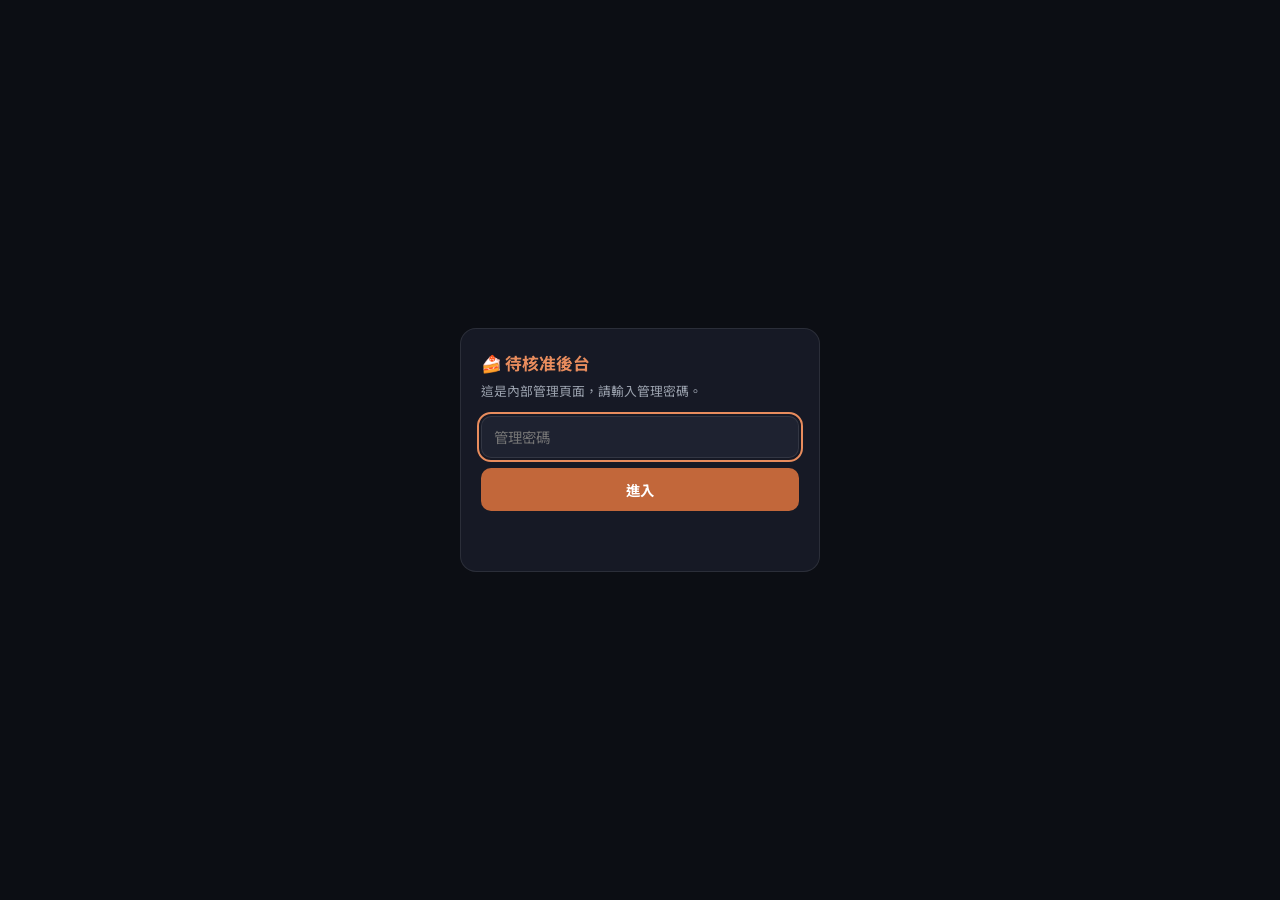
<file: interpreter_admin.html>
<!DOCTYPE html>
<html lang="zh-TW">
<head>
<meta charset="UTF-8">
<meta name="viewport" content="width=device-width, initial-scale=1.0, viewport-fit=cover">
<title>待審核准後台 · 自己做烘焙聚樂部</title>
<link rel="preconnect" href="https://fonts.googleapis.com">
<link rel="preconnect" href="https://fonts.gstatic.com" crossorigin>
<link href="https://fonts.googleapis.com/css2?family=Noto+Sans+TC:wght@400;500;700;900&family=Plus+Jakarta+Sans:wght@500;600;700&display=swap" rel="stylesheet">
<style>
:root{
  --primary:#c2673a; --primary-light:#e88c5d;
  --bg:#0c0e14; --surface:#161925; --surface-2:#1e2230;
  --border:rgba(255,255,255,.09);
  --text:#f3f4f6; --muted:#9ca3af;
  --green:#10b981; --amber:#f59e0b; --red:#ef4444; --blue:#3b82f6;
  --amber-soft:rgba(245,158,11,.13);
}
*{box-sizing:border-box;margin:0;padding:0}
body{
  font-family:'Plus Jakarta Sans','Noto Sans TC','PingFang TC',sans-serif;
  background:var(--bg); color:var(--text);
  min-height:100dvh; -webkit-text-size-adjust:100%;
}
button,input,select,textarea{font-family:inherit}
button{cursor:pointer}
:focus-visible{outline:2px solid var(--primary-light); outline-offset:2px}

header{position:sticky; top:0; z-index:10; background:var(--surface); border-bottom:1px solid var(--border);
  padding:max(10px,env(safe-area-inset-top)) 14px 10px}
.bar{display:flex; align-items:center; gap:8px}
.brand{font-size:1rem; font-weight:700; white-space:nowrap}
.brand span{color:var(--primary-light)}
.spacer{flex:1}
.icon-btn{background:var(--surface-2); color:var(--text); border:1px solid var(--border); border-radius:9px; padding:7px 11px; font-size:.85rem; font-weight:600; flex:0 0 auto; line-height:1}
.stats{display:flex; gap:6px; flex-wrap:wrap; min-width:0}
.chip{font-size:.7rem; font-weight:700; padding:3px 9px; border-radius:9999px; background:rgba(255,255,255,.06); color:var(--muted); border:1px solid var(--border); font-variant-numeric:tabular-nums}
.chip.warn{background:var(--amber-soft); color:#fbbf24; border-color:rgba(245,158,11,.35)}
.chip.ok{background:rgba(16,185,129,.16); color:#6ee7b7; border-color:rgba(16,185,129,.35)}

main{max-width:720px; margin:0 auto; padding:16px 14px 60px; display:flex; flex-direction:column; gap:18px}

.model-card{max-width:720px; margin:16px auto 0; padding:14px 14px 16px; background:var(--surface-2);
  border:1px solid var(--border); border-radius:15px}
.model-card h2{font-size:.9rem; font-weight:700; color:#ffc5a8; margin-bottom:6px}
.model-card .sub{font-size:.78rem; color:var(--muted); line-height:1.6; margin-bottom:11px}
.model-row{display:flex; gap:8px; flex-wrap:wrap}
.model-row select, .model-row input{flex:1 1 160px; min-width:140px; background:var(--surface); border:1px solid var(--border);
  color:var(--text); border-radius:10px; padding:9px 10px; font-size:.84rem}
.model-row .btn{flex:0 0 auto; padding:9px 13px; font-size:.82rem}
.model-row .btn.ghost{background:rgba(255,255,255,.08); border:1px solid var(--border); color:var(--text)}
.model-msg{font-size:.78rem; margin-top:9px; line-height:1.5; min-height:1.1em; color:var(--muted)}
.model-msg.ok{color:#86efac}
.model-msg.err{color:#fca5a5}
.cfg-list{display:flex; flex-direction:column; gap:7px}
.cfg-row{display:flex; align-items:center; gap:9px; font-size:.82rem}
.cfg-row .cfg-name{color:var(--muted); flex:0 0 auto}
.cfg-row .cfg-val{font-weight:700; font-variant-numeric:tabular-nums}
.cfg-row .cfg-val.ok{color:#86efac}
.cfg-row .cfg-val.err{color:#fca5a5}

.setup{background:rgba(245,158,11,.1); border:1px solid rgba(245,158,11,.45); border-radius:15px; padding:16px}
.setup h3{font-size:1rem; color:#fbbf24; margin-bottom:8px}
.setup p{font-size:.86rem; color:#e5e7eb; line-height:1.7; margin-bottom:10px}

.empty{margin:40px auto; text-align:center; color:var(--muted); font-size:.9rem; line-height:1.85; max-width:34ch}
.empty b{display:block; color:var(--text); font-size:1.1rem; margin-bottom:8px}

.store-section h2{font-size:.95rem; font-weight:700; color:#e5e7eb; display:flex; align-items:center; gap:8px; margin-bottom:10px}
.store-count{font-size:.72rem; font-weight:700; padding:2px 8px; border-radius:9999px; background:var(--amber-soft); color:#fbbf24; border:1px solid rgba(245,158,11,.35)}

.card{background:var(--surface); border:1px solid var(--border); border-radius:15px; padding:14px; margin-bottom:12px}
.card-head{display:flex; align-items:center; gap:7px; flex-wrap:wrap; margin-bottom:9px}
.tag{padding:2px 7px; border-radius:6px; font-weight:700; font-size:.68rem; background:rgba(255,255,255,.08); color:var(--muted)}
.tag.staff{background:var(--amber-soft); color:#fbbf24}
.card-kw{font-size:.76rem; color:var(--muted); margin-bottom:8px; line-height:1.5}
.card textarea{width:100%; background:var(--surface-2); border:1px solid var(--border); color:var(--text);
  border-radius:11px; padding:11px 12px; font-size:.92rem; line-height:1.6; min-height:70px; resize:vertical}
.card-meta{font-size:.74rem; color:var(--muted); margin-top:8px}
.card-actions{display:flex; gap:8px; margin-top:11px}
.btn{border:none; border-radius:11px; padding:10px 15px; font-size:.85rem; font-weight:700; color:#fff; flex:1}
.btn:disabled{opacity:.45}
.btn.approve{background:var(--green)}
.btn.reject{background:rgba(239,68,68,.16); color:#fca5a5; border:1px solid rgba(239,68,68,.4)}
.btn.reject.confirm{background:var(--red); color:#fff}
.card-msg{font-size:.78rem; margin-top:8px; line-height:1.5; display:none}
.card-msg.show{display:block}
.card-msg.ok{color:#86efac}
.card-msg.err{color:#fca5a5}

.loading{text-align:center; color:var(--muted); font-size:.85rem; padding:30px 0}
</style>
<script src="knowledge_base.js"></script>
<script src="admin_gate.js"></script>
</head>
<body>
<script>
  // 只有總覽網址（沒帶 store 參數）要登入，因為金鑰與模型設定在那裡。
  // 各門市的 ?store=xxx 網址上那張卡片本來就會被移除，不需要擋，也省得店長每次還要打密碼。
  if (!(new URLSearchParams(location.search).get('store') || '').trim()) {
    adminGate({ title: '待核准後台' });
  }
</script>

<header>
  <div class="bar">
    <div class="brand">🍰 <span id="brandStore">待核准後台</span></div>
    <div class="stats" id="stats"></div>
    <div class="spacer"></div>
    <a class="icon-btn" href="admin.html" target="_blank" aria-label="商品菜單後台" title="商品菜單後台" style="display:inline-flex;align-items:center;text-decoration:none">🧁</a>
    <button class="icon-btn" id="btnRefresh" aria-label="重新整理">🔄</button>
  </div>
</header>

<section class="model-card" id="modelCard">
  <h2>後端設定狀態</h2>
  <p class="sub">金鑰、模型、GitHub 權杖一律存在 Apps Script 的指令碼屬性，這個頁面只顯示狀態、不提供修改，所以就算網址外流也改不到設定。要調整請到 Apps Script →「專案設定」→「指令碼屬性」。</p>
  <div class="cfg-list" id="cfgList"><p class="model-msg">讀取中…</p></div>
</section>

<main id="main">
  <div class="loading">載入中…</div>
</main>

<script>
(function(){
  'use strict';

  var $=function(id){return document.getElementById(id);};
  var mainEl=$('main'), statsEl=$('stats');

  // 每間門市各自一個網址，例如 interpreter_admin.html?store=台北信義，
  // 只給該門市自己送出待審，不會混到其他店的狀況，其他店長也看不到。
  // 不帶這個參數就是總覽模式，列出所有有待審資料的門市（給要看全局的人用）。
  //
  // 網址用中文店名，店長不用背英文代號。舊的 ?store=xinyi 也還認得，發出去的舊連結
  // 不會突然失效。中文在網址列會被編碼成 %XX，但 URLSearchParams 會自動解回來。
  var STORE_PARAM=(new URLSearchParams(location.search).get('store')||'').trim();

  function cfg(){
    return {
      sheet: window.KB_SHEET_ID||'',       // 寫死在 knowledge_base.js，不給前端改
      script: window.KB_SCRIPT_URL||''     // 同上
    };
  }
  // 中文店名（台北信義）、含「店」字的全名（台北信義店）、英文代號（xinyi）都查得到
  function storeInfo(key){
    var k=String(key||'').trim();
    if(!k) return null;
    var l=window.KB_STORES||[];
    for(var i=0;i<l.length;i++) if(l[i].sheet===k) return l[i];
    for(var j=0;j<l.length;j++) if(l[j].zh===k) return l[j];
    for(var m=0;m<l.length;m++) if(l[m].id===k) return l[m];
    return null;
  }
  // 網址參數對應到的門市（找不到就是 null，代表網址打錯）
  var LOCKED_STORE=storeInfo(STORE_PARAM);
  var LOCKED_STORE_ID=LOCKED_STORE ? LOCKED_STORE.id : STORE_PARAM;
  // 待審分頁命名跟正式分頁一致，用中文店名（_待審_台北信義），在試算表上一眼就看得懂
  // 是哪一間店。早期版本用的是店代號（_待審_xinyi），反查時一併認，免得舊分頁變孤兒。
  function pendingSheetName(storeId){
    var st=storeInfo(storeId);
    return '_待審_'+((st && st.sheet) || storeId);
  }
  function storeByPendingSheet(sheetName){
    var key=sheetName.replace('_待審_','').trim();
    var l=window.KB_STORES||[];
    for(var i=0;i<l.length;i++) if(l[i].sheet===key) return l[i];
    for(var j=0;j<l.length;j++) if(l[j].id===key) return l[j];
    return null;
  }

  // ── Google Sheets 讀取（JSONP，避開跨網域限制）──────
  // gviz 會把「看起來像日期」的欄位自動轉成 Date(年,月,日) 這種 JS 字面量塞進 v，
  // 真正人看得懂的格式在 f（formatted）欄位，有的話要優先用它。
  function gvizCell(c){
    if(!c) return '';
    if(c.f!=null) return String(c.f);
    return c.v!=null ? String(c.v) : '';
  }
  var jsonpSeq=0;
  function loadSheetRows(sheetId, tabName, withHeaders){
    return new Promise(function(resolve,reject){
      var cb='admcb_'+(++jsonpSeq)+'_'+Date.now();
      var url='https://docs.google.com/spreadsheets/d/'+encodeURIComponent(sheetId)
            +'/gviz/tq?tqx=out:json;responseHandler:'+cb
            +'&sheet='+encodeURIComponent(tabName)+'&headers=1&_t='+Date.now();
      var tag=document.createElement('script');
      var done=false;
      var timer=setTimeout(function(){ if(!done){done=true; cleanup(); reject(new Error('讀取逾時')); } },10000);
      function cleanup(){ clearTimeout(timer); try{delete window[cb];}catch(e){window[cb]=undefined;} if(tag.parentNode) tag.parentNode.removeChild(tag); }
      window[cb]=function(res){
        if(done) return; done=true;
        try{
          var rows=(res && res.table && res.table.rows)||[];
          var mapped=rows.map(function(r){ return (r.c||[]).map(gvizCell); });
          if(withHeaders){
            var cols=(res && res.table && res.table.cols)||[];
            resolve({ headers: cols.map(function(c){ return (c.label||'').trim(); }), rows: mapped });
          }else{
            resolve(mapped);
          }
        }catch(e){ reject(e); }
        cleanup();
      };
      tag.onerror=function(){ if(!done){done=true; cleanup(); reject(new Error('無法連線到試算表')); } };
      tag.src=url;
      document.head.appendChild(tag);
    });
  }

  // 列出試算表實際存在的分頁名稱。不能用 gviz 判斷分頁存不存在——
  // 查詢不存在的分頁名稱時，gviz 會默默回傳別的分頁內容。
  function loadSheetNames(){
    var c=cfg();
    if(!c.script) return Promise.reject(new Error('未設定 Apps Script 網址'));
    var tokenQs=window.KB_SCRIPT_TOKEN?'&token='+encodeURIComponent(window.KB_SCRIPT_TOKEN):'';
    return fetch(c.script+'?action=sheets'+tokenQs+'&_t='+Date.now())
      .then(function(r){ if(!r.ok) throw new Error('HTTP '+r.status); return r.json(); })
      .then(function(data){
        if(!data.ok) throw new Error(data.error||'讀取分頁清單失敗');
        return data.sheets||[];
      });
  }

  function postScript(payload){
    var c=cfg();
    if(!c.script) return Promise.reject(new Error('未設定 Apps Script 網址'));
    var url=c.script+(window.KB_SCRIPT_TOKEN?'?token='+encodeURIComponent(window.KB_SCRIPT_TOKEN):'');
    var body=JSON.stringify(payload);
    return fetch(url, {
      method:'POST',
      headers:{'Content-Type':'text/plain;charset=utf-8'},
      body: body
    }).then(function(r){
      if(!r.ok) throw new Error('HTTP '+r.status);
      return r.text();
    }).then(function(text){
      var data;
      try{ data=JSON.parse(text); }catch(e){ throw new Error('回應格式錯誤：'+text.slice(0,200)); }
      if(!data.ok){ var err=new Error(data.error||'寫入失敗'); err.serverReplied=true; throw err; }
      return data;
    }).catch(function(err){
      // 伺服器其實有正常回應（只是回報失敗，例如「尚未設定金鑰」），
      // 不是讀不到回應，要把真正的錯誤丟出去，不能誤判成 no-cors 讀不到。
      if(err && err.serverReplied) throw err;
      return fetch(url, {method:'POST', mode:'no-cors', headers:{'Content-Type':'text/plain;charset=utf-8'}, body: body})
        .then(function(){ return { ok:true, unconfirmed:true }; });
    });
  }

  // ── 後端設定狀態（唯讀）──────────────────────────────
  // 金鑰、模型、GitHub 權杖都存在 Apps Script 指令碼屬性，這裡只問「有沒有設定」
  // 與非機密的模型名稱，不提供任何修改介面，網址外流也動不到設定。
  function cfgRow(name, value, cls){
    var row=el('div','cfg-row');
    row.appendChild(el('span','cfg-name',name));
    row.appendChild(el('span','cfg-val'+(cls?' '+cls:''), value));
    return row;
  }
  function renderConfigStatus(){
    var box=$('cfgList');
    if(!box) return;
    postScript({action:'hasSecret'}).then(function(d){
      box.innerHTML='';
      if(d.unconfirmed){
        box.appendChild(el('p','model-msg err','已送出但讀不到回應，無法確認後端狀態。'));
        return;
      }
      box.appendChild(cfgRow('Gemini 金鑰', d.hasKey?'已設定':'未設定', d.hasKey?'ok':'err'));
      box.appendChild(cfgRow('AI 模型', d.model || '未設定（用預設 gemini-2.5-flash）', d.model?'ok':''));
      box.appendChild(cfgRow('GitHub 權杖', d.hasGithubToken?'已設定':'未設定', d.hasGithubToken?'ok':'err'));
      box.appendChild(cfgRow('管理密碼', d.hasPassword?'已設定':'未設定（後台等於沒有保護）', d.hasPassword?'ok':'err'));
    }).catch(function(e){
      box.innerHTML='';
      box.appendChild(el('p','model-msg err','讀取後端狀態失敗：'+e.message));
    });
  }

  function rowsToEntries(rows){
    return rows.map(function(r){
      var id=(r[0]||'').trim(), a=(r[3]||'').trim();
      if(!id || !a) return null;
      return {
        id:id,
        cat:(r[1]||'').trim(),
        q:(r[2]||'').trim(),
        a_zh:a,
        needs_staff:/^(是|true|yes|y|1)$/i.test((r[4]||'').trim()),
        updated:(r[6]||'').trim(),
        by:(r[7]||'').trim()
      };
    }).filter(Boolean);
  }

  // ── 畫面 ──────────────────────────────────────────
  function el(tag, cls, text){
    var e=document.createElement(tag);
    if(cls) e.className=cls;
    if(text!=null) e.textContent=text;
    return e;
  }

  function renderSetupPrompt(missing){
    mainEl.innerHTML='';
    var box=el('div','setup');
    box.appendChild(el('h3',null,'⚠️ 讀不到'+missing));
    var p=el('p',null,'試算表 ID 和 Apps Script 網址寫死在 knowledge_base.js，理論上不該缺。請確認這個頁面能正常載入 knowledge_base.js（檢查網路連線或重新整理）。');
    box.appendChild(p);
    mainEl.appendChild(box);
  }

  function renderStats(groups, loading){
    statsEl.innerHTML='';
    if(loading){ statsEl.appendChild(el('span','chip','載入中…')); return; }
    var total=groups.reduce(function(n,g){return n+g.entries.length;},0);
    statsEl.appendChild(el('span','chip', groups.length+'間門市'));
    statsEl.appendChild(el('span','chip '+(total>0?'warn':'ok'), '待審'+total+'筆'));
  }

  function renderGroups(groups){
    mainEl.innerHTML='';
    var total=groups.reduce(function(n,g){return n+g.entries.length;},0);
    if(total===0){
      var empty=el('div','empty');
      empty.appendChild(el('b',null,'🎉 目前沒有待審項目'));
      empty.appendChild(el('div',null,'店員在現場回答新問題後，會出現在這裡等待核准。'));
      mainEl.appendChild(empty);
      return;
    }
    groups.forEach(function(g){
      if(!g.entries.length) return;
      var section=el('section','store-section');
      var h2=el('h2');
      h2.appendChild(document.createTextNode(g.store.zh));
      h2.appendChild(el('span','store-count', g.entries.length+' 筆'));
      section.appendChild(h2);
      g.entries.forEach(function(entry){
        section.appendChild(renderCard(g, entry));
      });
      mainEl.appendChild(section);
    });
  }

  function renderCard(group, entry){
    var card=el('div','card');
    card.dataset.id=entry.id;

    var head=el('div','card-head');
    head.appendChild(el('span','tag', entry.cat||'未分類'));
    if(entry.needs_staff) head.appendChild(el('span','tag staff','需店員'));
    card.appendChild(head);

    if(entry.q) card.appendChild(el('div','card-kw','顧客問法：'+entry.q));

    var ta=document.createElement('textarea');
    ta.value=entry.a_zh;
    card.appendChild(ta);

    var meta=el('div','card-meta', (entry.by?entry.by+' · ':'')+(entry.updated||''));
    card.appendChild(meta);

    var msg=el('div','card-msg');
    var actions=el('div','card-actions');

    var btnApprove=el('button','btn approve','✓ 核准');
    var btnReject=el('button','btn reject','不採用');
    actions.appendChild(btnApprove);
    actions.appendChild(btnReject);
    card.appendChild(actions);
    card.appendChild(msg);

    function setMsg(text, isErr){
      msg.textContent=text;
      msg.className='card-msg show '+(isErr?'err':'ok');
    }
    function setBusy(busy){
      btnApprove.disabled=busy; btnReject.disabled=busy; ta.disabled=busy;
    }

    btnApprove.addEventListener('click', function(){
      setBusy(true); setMsg('處理中…');
      var edited=ta.value.trim();
      // 核准前一律先把「已審核」標成是（順便存下可能被編輯過的答案），
      // 這樣正式分頁拿到的那一列才會正確標示為已審核，不管店員有沒有動過文字。
      postScript({ sheet:group.pendingSheet, row:[entry.id, entry.cat, entry.q, edited,
          entry.needs_staff?'是':'否', '是', entry.updated, entry.by] })
        .then(function(){
          return postScript({ action:'approve', sheet:group.pendingSheet, targetSheet:group.store.sheet, id:entry.id });
        })
        .then(function(){
          card.style.opacity='.5';
          setMsg('✓ 已核准，移到正式分頁「'+group.store.sheet+'」');
          setTimeout(function(){ removeCard(group, entry.id); }, 600);
        })
        .catch(function(e){
          setBusy(false);
          setMsg('✕ 核准失敗：'+e.message, true);
        });
    });

    var rejectArmed=false;
    btnReject.addEventListener('click', function(){
      if(!rejectArmed){
        rejectArmed=true;
        btnReject.textContent='再按一次確認刪除';
        btnReject.classList.add('confirm');
        setTimeout(function(){ rejectArmed=false; btnReject.textContent='不採用'; btnReject.classList.remove('confirm'); }, 4000);
        return;
      }
      setBusy(true); setMsg('刪除中…');
      postScript({ action:'delete', sheet:group.pendingSheet, id:entry.id })
        .then(function(){
          card.style.opacity='.5';
          setMsg('已刪除');
          setTimeout(function(){ removeCard(group, entry.id); }, 400);
        })
        .catch(function(e){
          setBusy(false);
          setMsg('✕ 刪除失敗：'+e.message, true);
        });
    });

    return card;
  }

  var state={ groups:[] };

  function removeCard(group, id){
    group.entries = group.entries.filter(function(e){ return e.id!==id; });
    renderGroups(state.groups);
    renderStats(state.groups, false);
  }

  function loadAll(){
    var c=cfg();
    var missing=[];
    if(!c.sheet) missing.push('試算表 ID');
    if(!c.script) missing.push('Apps Script 網址');
    if(missing.length){ renderSetupPrompt('「'+missing.join('、')+'」'); renderStats([], false); return; }

    if(STORE_PARAM && !LOCKED_STORE){
      mainEl.innerHTML='';
      var badBox=el('div','setup');
      badBox.appendChild(el('h3',null,'✕ 網址裡的門市名稱不對'));
      badBox.appendChild(el('p',null,'網址參數 store='+STORE_PARAM+' 找不到對應門市。請用中文店名，例如 ?store=台北信義、?store=新竹巨城，或去掉 ?store= 看全部門市。'));
      var names=(window.KB_STORES||[]).map(function(s){ return s.sheet; }).join('、');
      if(names) badBox.appendChild(el('p',null,'目前可用的門市：'+names));
      mainEl.appendChild(badBox);
      renderStats([], false);
      return;
    }

    mainEl.innerHTML='<div class="loading">載入中…</div>';
    renderStats([], true);

    loadSheetNames().then(function(names){
      var pendingSheets=names.filter(function(n){ return n.indexOf('_待審_')===0; });
      if(LOCKED_STORE_ID){
        pendingSheets=pendingSheets.filter(function(n){
          var st=storeByPendingSheet(n);
          return !!st && st.id===LOCKED_STORE_ID;
        });
      }
      var jobs=pendingSheets.map(function(sheetName){
        var store=storeByPendingSheet(sheetName);
        if(!store) return Promise.resolve(null); // 認不出是哪一間店，略過
        return loadSheetRows(c.sheet, sheetName).then(function(rows){
          return { store:store, pendingSheet:sheetName, entries: rowsToEntries(rows) };
        }).catch(function(){ return null; });
      });
      return Promise.all(jobs);
    }).then(function(groups){
      groups=groups.filter(Boolean).filter(function(g){ return g.entries.length>0; });
      groups.sort(function(a,b){ return b.entries.length - a.entries.length; });
      state.groups=groups;
      renderGroups(groups);
      renderStats(groups, false);
    }).catch(function(e){
      mainEl.innerHTML='';
      var box=el('div','setup');
      box.appendChild(el('h3',null,'✕ 載入失敗'));
      box.appendChild(el('p',null,e.message+'。確認 Apps Script 已部署為「任何人」可存取，且 token 跟 google_apps_script.gs 裡的 SECRET 一致。'));
      mainEl.appendChild(box);
      renderStats([], false);
    });
  }

  $('btnRefresh').addEventListener('click', function(){ loadAll(); if(!LOCKED_STORE_ID) renderConfigStatus(); });

  // 後端設定是全門市共用的，只有沒帶 ?store= 的總覽網址才顯示；
  // 個別門市的網址完全不顯示這塊，連文字說明都不該看到「所有門市」字樣。
  if(LOCKED_STORE_ID){
    var lockedInfo=storeInfo(LOCKED_STORE_ID);
    $('brandStore').textContent=(lockedInfo?lockedInfo.zh:LOCKED_STORE_ID)+' · 待核准';
    var mc=$('modelCard'); if(mc) mc.remove();
  }else{
    renderConfigStatus();
  }
  loadAll();
})();
</script>
</body>
</html>
</file>
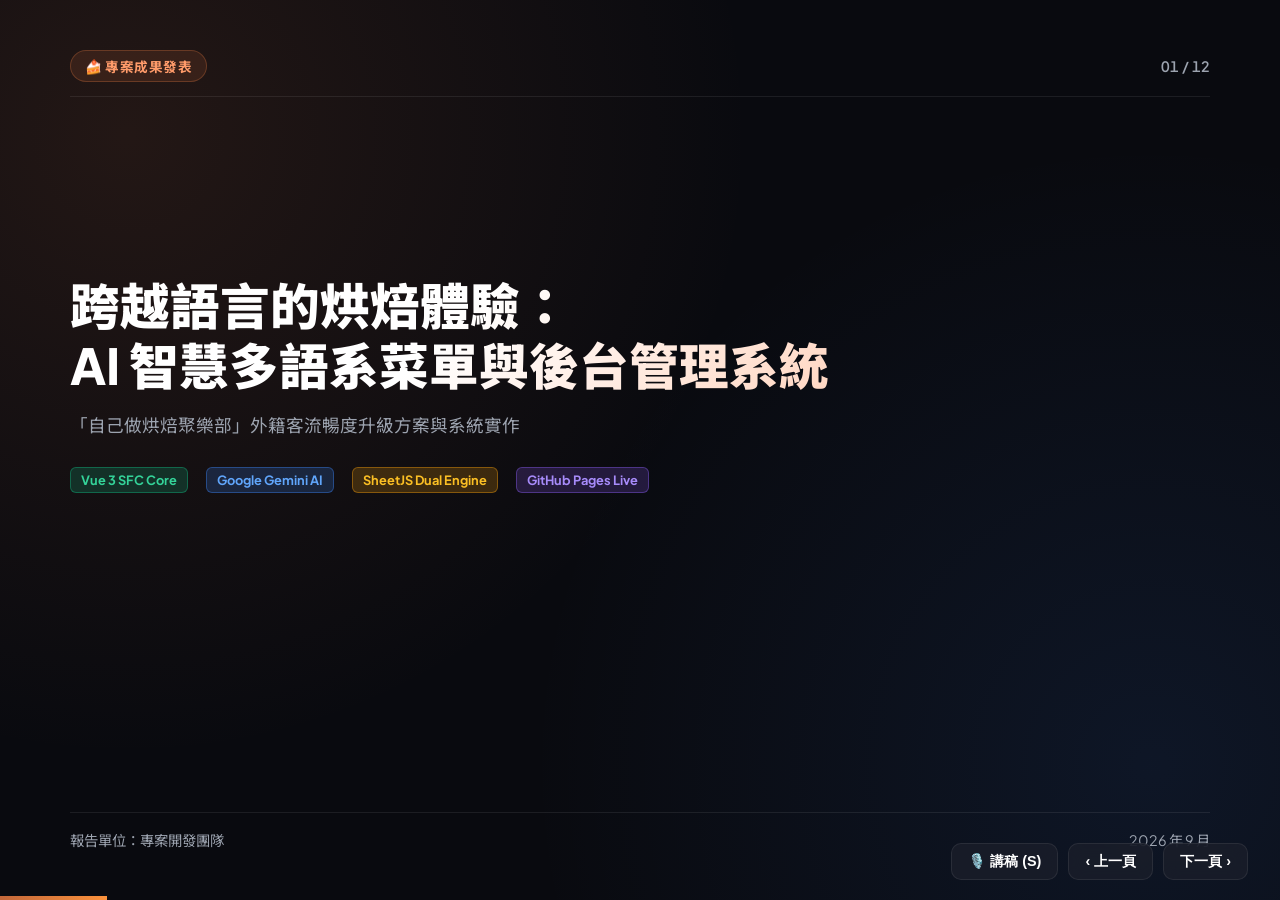
<file: presentation.html>
<!DOCTYPE html>
<html lang="zh-TW">
<head>
  <meta charset="UTF-8">
  <meta name="viewport" content="width=device-width, initial-scale=1.0">
  <title>跨越語言的烘焙體驗：AI 智慧多語系菜單與後台管理系統</title>
  <link rel="preconnect" href="https://fonts.googleapis.com">
  <link rel="preconnect" href="https://fonts.gstatic.com" crossorigin>
  <link href="https://fonts.googleapis.com/css2?family=Plus+Jakarta+Sans:wght@400;600;700;800&family=Noto+Sans+TC:wght@400;500;700;900&display=swap" rel="stylesheet">
  <style>
    :root {
      --primary: #c2673a;
      --primary-light: #e88c5d;
      --primary-dark: #964820;
      --bg: #0c0e14;
      --card-bg: rgba(22, 25, 37, 0.88);
      --card-border: rgba(255, 255, 255, 0.08);
      --text: #f3f4f6;
      --text-muted: #9ca3af;
      --accent-green: #10b981;
      --accent-blue: #3b82f6;
      --accent-amber: #f59e0b;
      --accent-red: #ef4444;
      --accent-purple: #8b5cf6;
    }

    * {
      box-sizing: border-box;
      margin: 0;
      padding: 0;
    }

    body {
      font-family: 'Plus Jakarta Sans', 'Noto Sans TC', sans-serif;
      background: var(--bg);
      color: var(--text);
      overflow: hidden;
      height: 100vh;
      width: 100vw;
      user-select: none;
    }

    .deck {
      position: relative;
      width: 100vw;
      height: 100vh;
      overflow: hidden;
      display: flex;
      align-items: center;
      justify-content: center;
      background: radial-gradient(circle at 10% 15%, rgba(194, 103, 58, 0.14) 0%, transparent 45%),
                  radial-gradient(circle at 90% 85%, rgba(59, 130, 246, 0.1) 0%, transparent 45%),
                  #090a0f;
    }

    .slide {
      position: absolute;
      top: 0;
      left: 0;
      width: 100%;
      height: 100%;
      opacity: 0;
      pointer-events: none;
      transform: scale(0.97) translateY(16px);
      transition: all 0.45s cubic-bezier(0.16, 1, 0.3, 1);
      display: flex;
      flex-direction: column;
      padding: 50px 70px;
      overflow-y: auto;
    }

    .slide.active {
      opacity: 1;
      pointer-events: auto;
      transform: scale(1) translateY(0);
    }

    .header-bar {
      display: flex;
      align-items: center;
      justify-content: space-between;
      margin-bottom: 20px;
      padding-bottom: 14px;
      border-bottom: 1px solid var(--card-border);
    }

    .project-tag {
      display: inline-flex;
      align-items: center;
      gap: 8px;
      padding: 5px 14px;
      background: rgba(194, 103, 58, 0.15);
      border: 1px solid rgba(194, 103, 58, 0.35);
      border-radius: 9999px;
      font-size: 0.85rem;
      font-weight: 700;
      color: #ff9b6a;
      letter-spacing: 0.5px;
    }

    .slide-number {
      font-size: 0.9rem;
      font-weight: 600;
      color: var(--text-muted);
      font-variant-numeric: tabular-nums;
    }

    h1.hero-title {
      font-size: 3.1rem;
      font-weight: 900;
      line-height: 1.2;
      background: linear-gradient(135deg, #ffffff 40%, #ffc5a8 100%);
      -webkit-background-clip: text;
      -webkit-text-fill-color: transparent;
      margin-bottom: 16px;
    }

    h2.slide-title {
      font-size: 2.1rem;
      font-weight: 800;
      color: #ffffff;
      margin-bottom: 10px;
      display: flex;
      align-items: center;
      gap: 12px;
    }

    p.slide-subtitle {
      font-size: 1.1rem;
      color: var(--text-muted);
      margin-bottom: 28px;
      line-height: 1.6;
    }

    .grid-2 {
      display: grid;
      grid-template-columns: 1fr 1fr;
      gap: 28px;
      flex: 1;
      align-items: stretch;
    }

    .grid-3 {
      display: grid;
      grid-template-columns: repeat(3, 1fr);
      gap: 22px;
      flex: 1;
    }

    .grid-4 {
      display: grid;
      grid-template-columns: repeat(2, 1fr);
      gap: 20px;
      flex: 1;
    }

    .glass-card {
      background: var(--card-bg);
      border: 1px solid var(--card-border);
      backdrop-filter: blur(16px);
      border-radius: 18px;
      padding: 24px;
      box-shadow: 0 10px 30px rgba(0, 0, 0, 0.4);
      position: relative;
      overflow: hidden;
      display: flex;
      flex-direction: column;
    }

    .glass-card::before {
      content: '';
      position: absolute;
      top: 0;
      left: 0;
      right: 0;
      height: 3px;
      background: linear-gradient(90deg, var(--primary), transparent);
    }

    .glass-card.danger::before {
      background: linear-gradient(90deg, var(--accent-red), transparent);
    }

    .glass-card.success::before {
      background: linear-gradient(90deg, var(--accent-green), transparent);
    }

    .glass-card h3 {
      font-size: 1.2rem;
      font-weight: 700;
      color: #fff;
      margin-bottom: 12px;
      display: flex;
      align-items: center;
      gap: 10px;
    }

    .glass-card p, .glass-card li {
      font-size: 0.95rem;
      color: #d1d5db;
      line-height: 1.65;
    }

    .glass-card ul {
      list-style-type: none;
      display: flex;
      flex-direction: column;
      gap: 10px;
    }

    .glass-card li::before {
      content: '✓';
      color: var(--accent-green);
      font-weight: bold;
      margin-right: 8px;
    }

    .glass-card.danger li::before {
      content: '✕';
      color: var(--accent-red);
    }

    .badge {
      display: inline-block;
      padding: 4px 10px;
      border-radius: 6px;
      font-size: 0.8rem;
      font-weight: 700;
      margin-right: 6px;
    }
    .badge-green { background: rgba(16, 185, 129, 0.2); color: #34d399; border: 1px solid rgba(16, 185, 129, 0.4); }
    .badge-blue { background: rgba(59, 130, 246, 0.2); color: #60a5fa; border: 1px solid rgba(59, 130, 246, 0.4); }
    .badge-amber { background: rgba(245, 158, 11, 0.2); color: #fbbf24; border: 1px solid rgba(245, 158, 11, 0.4); }
    .badge-red { background: rgba(239, 68, 68, 0.2); color: #f87171; border: 1px solid rgba(239, 68, 68, 0.4); }
    .badge-purple { background: rgba(139, 92, 246, 0.2); color: #a78bfa; border: 1px solid rgba(139, 92, 246, 0.4); }

    /* Journey Flow Box */
    .journey-flow {
      display: flex;
      align-items: center;
      justify-content: space-between;
      background: rgba(255, 255, 255, 0.03);
      border: 1px solid var(--card-border);
      border-radius: 18px;
      padding: 30px;
      margin-bottom: 24px;
      gap: 16px;
    }

    .flow-step {
      flex: 1;
      padding: 20px;
      background: rgba(30, 35, 48, 0.8);
      border-radius: 14px;
      text-align: center;
      border: 1px solid rgba(255, 255, 255, 0.06);
    }

    .flow-step.bottleneck {
      background: rgba(239, 68, 68, 0.15);
      border: 2px dashed rgba(239, 68, 68, 0.6);
      transform: scale(1.04);
      position: relative;
    }

    .flow-step h4 {
      font-size: 1.1rem;
      margin-bottom: 6px;
      color: #fff;
    }

    .flow-arrow {
      font-size: 1.5rem;
      color: var(--text-muted);
    }

    /* Comparison Table */
    .custom-table {
      width: 100%;
      border-collapse: collapse;
      border-radius: 12px;
      overflow: hidden;
      margin-top: 10px;
    }

    .custom-table th, .custom-table td {
      padding: 14px 18px;
      text-align: left;
      font-size: 0.95rem;
    }

    .custom-table th {
      background: rgba(255, 255, 255, 0.06);
      color: #fff;
      font-weight: 700;
      border-bottom: 1px solid rgba(255, 255, 255, 0.1);
    }

    .custom-table td {
      border-bottom: 1px solid rgba(255, 255, 255, 0.04);
      color: #e5e7eb;
    }

    .custom-table tr:hover td {
      background: rgba(255, 255, 255, 0.02);
    }

    .quote-box {
      border-left: 4px solid var(--primary);
      padding: 14px 20px;
      background: rgba(194, 103, 58, 0.1);
      border-radius: 0 12px 12px 0;
      font-style: italic;
      color: #ffc5a8;
      font-size: 1.05rem;
      line-height: 1.6;
      margin: 12px 0;
    }

    .quote-box.big {
      font-size: 1.6rem;
      border-left: 6px solid var(--accent-amber);
      padding: 24px 32px;
      background: rgba(245, 158, 11, 0.08);
      color: #fef3c7;
      text-align: center;
      border-radius: 16px;
      line-height: 1.7;
    }

    /* Footer & Controls */
    .controls {
      position: fixed;
      bottom: 20px;
      right: 32px;
      display: flex;
      align-items: center;
      gap: 10px;
      z-index: 100;
    }

    .btn-ctrl {
      background: rgba(26, 30, 42, 0.85);
      border: 1px solid var(--card-border);
      color: #fff;
      padding: 8px 16px;
      border-radius: 10px;
      cursor: pointer;
      font-weight: 600;
      font-size: 0.9rem;
      display: flex;
      align-items: center;
      gap: 6px;
      transition: all 0.2s;
      backdrop-filter: blur(8px);
    }

    .btn-ctrl:hover {
      background: var(--primary);
      border-color: var(--primary-light);
    }

    .progress-bar {
      position: fixed;
      bottom: 0;
      left: 0;
      height: 4px;
      background: linear-gradient(90deg, var(--primary), #fb923c);
      transition: width 0.3s ease;
      z-index: 101;
    }

    .speaker-drawer {
      position: fixed;
      bottom: 0;
      left: 0;
      right: 0;
      background: rgba(12, 14, 20, 0.96);
      border-top: 2px solid var(--primary);
      backdrop-filter: blur(20px);
      padding: 20px 70px;
      transform: translateY(100%);
      transition: transform 0.3s cubic-bezier(0.16, 1, 0.3, 1);
      z-index: 99;
      max-height: 220px;
      overflow-y: auto;
    }

    .speaker-drawer.open {
      transform: translateY(0);
    }

    .speaker-header {
      font-size: 0.8rem;
      font-weight: 700;
      color: #ff9b6a;
      text-transform: uppercase;
      letter-spacing: 1px;
      margin-bottom: 6px;
    }

    .speaker-text {
      font-size: 1.05rem;
      line-height: 1.7;
      color: #e5e7eb;
    }

    .pill-group {
      display: flex;
      gap: 8px;
      margin-top: 8px;
    }

    .pill-item {
      padding: 4px 12px;
      border-radius: 9999px;
      background: rgba(255, 255, 255, 0.08);
      font-size: 0.85rem;
      font-weight: 600;
    }
    .pill-item.active {
      background: var(--primary);
      color: white;
    }

    .links-grid {
      display: flex;
      flex-direction: column;
      gap: 10px;
    }

    .link-item {
      display: flex;
      align-items: center;
      justify-content: space-between;
      padding: 12px 18px;
      background: rgba(255, 255, 255, 0.03);
      border: 1px solid rgba(255, 255, 255, 0.08);
      border-radius: 12px;
      color: #fff;
      text-decoration: none;
      transition: all 0.2s;
    }

    .link-item:hover {
      background: rgba(194, 103, 58, 0.15);
      border-color: rgba(194, 103, 58, 0.4);
      transform: translateX(4px);
    }
  </style>
</head>
<body>

  <div class="deck" id="deck">

    <!-- SLIDE 1: 封面 -->
    <div class="slide active" data-notes="各位主管與夥伴好，今天我要向大家分享『跨越語言的烘焙體驗：AI 智慧多語系菜單與後台管理系統』。這是專為『自己做烘焙聚樂部』打造的外籍客流暢度升級方案與完整技術實作成果。">
      <div class="header-bar">
        <span class="project-tag">🍰 專案成果發表</span>
        <span class="slide-number">01 / 12</span>
      </div>
      <div style="margin-top: auto; margin-bottom: auto; max-width: 960px;">
        <h1 class="hero-title">跨越語言的烘焙體驗：<br>AI 智慧多語系菜單與後台管理系統</h1>
        <p class="slide-subtitle">「自己做烘焙聚樂部」外籍客流暢度升級方案與系統實作</p>
        <div style="display: flex; gap: 12px; margin-top: 28px;">
          <span class="badge badge-green">Vue 3 SFC Core</span>
          <span class="badge badge-blue">Google Gemini AI</span>
          <span class="badge badge-amber">SheetJS Dual Engine</span>
          <span class="badge badge-purple">GitHub Pages Live</span>
        </div>
      </div>
      <div style="margin-top: auto; display: flex; justify-content: space-between; border-top: 1px solid var(--card-border); padding-top: 16px; font-size: 0.9rem; color: var(--text-muted);">
        <span>報告單位：專案開發團隊</span>
        <span>2026 年 9 月</span>
      </div>
    </div>

    <!-- SLIDE 2: 調研發現 (語言斷點) -->
    <div class="slide" data-notes="在 9 月 8 日的現場實地調研中，我們觀察並訪談了來自泰國與越南的顧客。我們發現，自己做烘焙的自助體驗之所以迷人，是因為平板的圖文引導；但這個流暢旅程卻在『進店選品』的第一步產生了嚴重的『語言斷點』，外籍顧客因為看不懂中文菜單，導致自助體驗在一開始就卡關。">
      <div class="header-bar">
        <span class="project-tag">🔍 調研洞察</span>
        <span class="slide-number">02 / 12</span>
      </div>
      <h2 class="slide-title">完美的自助體驗，遇到語言障礙就卡關</h2>
      <p class="slide-subtitle">根據 9/8 現場實測與外籍客（泰國、越南）訪談，DIY 模式的成功高度依賴「圖文理解」。當外籍顧客看不懂菜單與步驟，自助體驗即告崩潰。</p>
      
      <div class="journey-flow">
        <div class="flow-step">
          <div style="font-size: 2rem; margin-bottom: 8px;">🗓️</div>
          <h4>網路預約</h4>
          <p style="font-size: 0.85rem; color: var(--text-muted);">線上選定時段與門市</p>
        </div>
        <div class="flow-arrow">➔</div>
        <div class="flow-step bottleneck">
          <div style="position: absolute; top: -12px; left: 50%; transform: translateX(-50%); background: var(--accent-red); color: white; font-size: 0.75rem; font-weight: bold; padding: 2px 8px; border-radius: 999px;">⚠️ 語言斷點 (Bottleneck)</div>
          <div style="font-size: 2rem; margin-bottom: 8px;">📋</div>
          <h4 style="color: #f87171;">進店選品與溝通</h4>
          <p style="font-size: 0.85rem; color: #fca5a5;">看不懂中文菜單，溝通受阻</p>
        </div>
        <div class="flow-arrow">➔</div>
        <div class="flow-step">
          <div style="font-size: 2rem; margin-bottom: 8px;">🥣</div>
          <h4>DIY 實作與平板導引</h4>
          <p style="font-size: 0.85rem; color: var(--text-muted);">動手烘焙與器具操作</p>
        </div>
      </div>

      <div class="glass-card">
        <h3>📌 9/8 實地調研與學生訪談觀察紀錄</h3>
        <p>外籍顧客進店後因語言不通，平均需花費 15~20 分鐘於菜單確認與比手畫腳，大幅拖慢翻桌率與現場動線流暢度。</p>
      </div>
    </div>

    <!-- SLIDE 3: 現場真實痛點 (顧客 vs 店員) -->
    <div class="slide" data-notes="這引發了現場的雙重困境：外國顧客端只能拿到殘缺的小張英文單，還要忍受不著邊際的機器直譯；而第一線夥伴更辛苦，一人往往要顧 16 到 20 位客人，還要充當隨身翻譯機，大量時間花在比手畫腳和幫忙找工具，本末倒置，無法專注於烘焙環境的維護與高品質指導。">
      <div class="header-bar">
        <span class="project-tag">⚠️ 真實痛點</span>
        <span class="slide-number">03 / 12</span>
      </div>
      <h2 class="slide-title">現場真實痛點：殘缺的菜單與消耗殆盡的第一線</h2>
      <p class="slide-subtitle">深入第一線現場訪談，看見顧客與門市夥伴被語言枷鎖束縛的真實困境：</p>
      
      <div class="grid-2">
        <!-- 顧客端 -->
        <div class="glass-card danger">
          <h3>🧑‍🦱 外籍顧客端 (Foreign Customer)</h3>
          <div class="quote-box">“I just look confused and ask for help.”</div>
          <ul style="margin-top: 10px;">
            <li><strong>殘缺的選擇</strong>：現場只能挑選極少數幾款印在紙張上的 English Menu。</li>
            <li><strong>直譯大災難</strong>：面對機器直譯的 <code>Kitchen tissue</code> 或 <code>Working bowl</code> 感到迷茫，甚至誤將「抹刀」認錯。</li>
            <li><strong>體驗被閹割</strong>：無法品嚐到台灣當季限定或最新研發的熱門甜點。</li>
          </ul>
        </div>
        <!-- 店員端 -->
        <div class="glass-card danger">
          <h3>👩‍🍳 第一線店員端 (Staff)</h3>
          <div class="quote-box">「我們還變身隨身翻譯，一人有時要顧一層樓 16-20 個客人。」</div>
          <ul style="margin-top: 10px;">
            <li><strong>高度情緒勞動</strong>：夥伴外語能力參差不齊，需耗費大量時間開 Google 翻譯比手畫腳。</li>
            <li><strong>核心價值本末倒置</strong>：被「找工具」等基礎溝通綁死，無法專注於環境整潔與烘焙指導。</li>
            <li><strong>尖峰時段崩潰</strong>：一人同時應對多組客人，語言溝通耗時導致翻桌延宕。</li>
          </ul>
        </div>
      </div>
    </div>

    <!-- SLIDE 4: 營運瓶頸 (短檔期與翻譯) -->
    <div class="slide" data-notes="大家可能會問：『那為什麼過去不直接做完整多語系？』答案在於『後台營運成本』。甜點更換頻繁，中秋節、萬聖節等檔期短則一個月。傳統若找人工翻譯，從詢價、翻譯到校對要花一到兩週，檔期都快過完了，營運根本無法負荷。">
      <div class="header-bar">
        <span class="project-tag">⏳ 營運瓶頸</span>
        <span class="slide-number">04 / 12</span>
      </div>
      <h2 class="slide-title">為什麼不提供完整的多國語言菜單？</h2>
      <p class="slide-subtitle">核心痛點在於「後台營運成本」。季節限定品項檔期短、變動快，傳統人工翻譯建檔速度完全無法應付：</p>
      
      <div class="grid-2">
        <div class="glass-card">
          <h3>🍰 季節短檔期商品的時效性挑戰</h3>
          <p>「自己做」每逢 9月~10月中秋節、萬聖節、聖誕節、草莓季等，皆會推出為期 3~4 週的短檔期聯名甜點。</p>
          <div style="margin-top: 16px; padding: 14px; background: rgba(245, 158, 11, 0.1); border-radius: 10px; border: 1px solid rgba(245, 158, 11, 0.3);">
            <strong style="color: #fbbf24;">⚡ 營運痛點：</strong>
            <p style="font-size: 0.9rem; margin-top: 4px;">檔期只有 3 週，但傳統翻譯詢價、人工校對與上架就要消耗 1~2 週，時間完全跟不上研發新品的速度！</p>
          </div>
        </div>

        <div class="glass-card danger">
          <h3>⛓️ 傳統人工建檔流程的致命斷鏈</h3>
          <ul>
            <li><strong>步驟一：商品企劃發想</strong>（研發與定價）</li>
            <li><strong>步驟二：中文建檔維護</strong>（營運端撰寫商品文案）</li>
            <li><strong>步驟三：尋找人工翻譯 ❌</strong>（溝通規格、報價等候 3~5 天）</li>
            <li><strong>步驟四：多次校對確認 ❌</strong>（外包譯者不懂烘焙專業名詞，往返耗時）</li>
            <li><strong>步驟五：工程師手動上架</strong>（修改程式碼與 JSON，維護鏈冗長）</li>
          </ul>
        </div>
      </div>
    </div>

    <!-- SLIDE 5: AI 驅動營運架構 -->
    <div class="slide" data-notes="因此，我們提出全新架構：『將繁瑣的語言處理交給後台 AI，把純粹的烘焙樂趣還給顧客，把寶貴的時間還給員工。』透過 Google Gemini API 作為智慧中樞，結合 Vue 3 響應式前台與 SheetJS 純前端處理，建立了一套零伺服器維護成本的高效率系統。">
      <div class="header-bar">
        <span class="project-tag">⚡ 系統架構</span>
        <span class="slide-number">05 / 12</span>
      </div>
      <h2 class="slide-title">AI 驅動的營運升級：一鍵生成、全語系支援</h2>
      <p class="slide-subtitle">將繁瑣的語言處理交給後台 AI，把純粹的烘焙樂趣還給顧客，把寶貴的時間還給員工：</p>
      
      <div class="grid-3">
        <div class="glass-card">
          <h3>⚙️ 管理端 (Admin Dashboard)</h3>
          <ul>
            <li><strong>中文單一入口</strong>：店長只需填寫中文 Excel。</li>
            <li><strong>一鍵 AI 上架</strong>：自動觸發 Google Gemini API 轉譯。</li>
            <li><strong>門市規則排程</strong>：北中南門市智慧條件計算。</li>
          </ul>
        </div>
        <div class="glass-card" style="border-color: rgba(59, 130, 246, 0.4);">
          <h3>🤖 智能中樞 (Google Gemini API)</h3>
          <ul>
            <li><strong>結構化 JSON</strong>：嚴格 Schema 規範，零格式跑位。</li>
            <li><strong>懂烘焙的語意引擎</strong>：精準對齊器材與甜點名詞。</li>
            <li><strong>安全防護</strong>：金鑰鎖定本機 LocalStorage，絕不外洩。</li>
          </ul>
        </div>
        <div class="glass-card">
          <h3>📱 顧客端 (Smart Menu)</h3>
          <ul>
            <li><strong>母語選品</strong>：中 / EN / 日 / KR / TH / VI 自由切換。</li>
            <li><strong>44 款商品全解鎖</strong>：徹底告別閹割版英文菜單。</li>
            <li><strong>iPad 極致適配</strong>：768px~1024px 直橫向零破版。</li>
          </ul>
        </div>
      </div>
    </div>

    <!-- SLIDE 6: 懂烘焙的語意引擎 -->
    <div class="slide" data-notes="我們的 AI 引擎不僅是字面翻譯，而是『懂烘焙』的專業語意引擎。例如傳統翻譯會把抹刀翻成 Wing、把工作盆翻成 Working bowl，外國客人根本找不到工具。我們透過嚴格調校 Gemini Prompt，精準輸出 Paper towel、Mixing bowl 與 Spatula。同時修復了語言退化問題，確保 6 國語言完全獨立、絕不混入中文。">
      <div class="header-bar">
        <span class="project-tag">🧠 智慧核心</span>
        <span class="slide-number">06 / 12</span>
      </div>
      <h2 class="slide-title">不只是翻譯，是「懂烘焙」的語意引擎</h2>
      <p class="slide-subtitle">傳統機器直譯會產生 Kitchen tissue 或錯誤工具的災難。透過調校 Gemini API Prompt，精準輸出烘焙專有名詞：</p>
      
      <div class="grid-2">
        <div class="glass-card">
          <h3>🔬 烘焙專有詞彙實測對照</h3>
          <table class="custom-table">
            <thead>
              <tr>
                <th>烘焙中文</th>
                <th>傳統機器直譯 (災難)</th>
                <th>Gemini 語意引擎 (精準)</th>
              </tr>
            </thead>
            <tbody>
              <tr>
                <td><strong>廚房紙巾</strong></td>
                <td><span style="color: #f87171;">Kitchen tissue ✕</span></td>
                <td><span style="color: #34d399; font-weight: bold;">Paper towel ✓</span></td>
              </tr>
              <tr>
                <td><strong>工作盆</strong></td>
                <td><span style="color: #f87171;">Working bowl ✕</span></td>
                <td><span style="color: #34d399; font-weight: bold;">Mixing bowl ✓</span></td>
              </tr>
              <tr>
                <td><strong>抹刀</strong></td>
                <td><span style="color: #f87171;">Wing / Knife ✕</span></td>
                <td><span style="color: #34d399; font-weight: bold;">Spatula ✓</span></td>
              </tr>
              <tr>
                <td><strong>戚風蛋糕</strong></td>
                <td>Chiffon cake</td>
                <td><span style="color: #34d399; font-weight: bold;">シフォンケーキ (日) / 쉬폰 케이크 (韓)</span></td>
              </tr>
            </tbody>
          </table>
        </div>

        <div class="glass-card success">
          <h3>🛠️ 語言隔離與防退化突破</h3>
          <ul>
            <li><strong>徹底消除資料污染</strong>：修復初期外語特色留空會誤抓中文的 Fallback Bug。</li>
            <li><strong>六大語系獨立儲存</strong>：繁中、English、日本語、한국어、ภาษาไทย、Tiếng Việt 完全分離。</li>
            <li><strong>現場器材無縫識別</strong>：外籍客看著畫面上的 <code>Mixing bowl</code> 就能一眼找到盆子，不再拉著店員詢問。</li>
          </ul>
        </div>
      </div>
    </div>

    <!-- SLIDE 7: 管理端實作 1 (Excel & 一鍵翻譯) -->
    <div class="slide" data-notes="在後台管理端，我們徹底移除了舊有的 JSON 檔案，改採現場人員最熟悉的純中文 Excel。店長不需要懂英文或外語，只要在 Excel 填好中文，上傳後點擊『一鍵 AI 翻譯』，系統在 10 秒內就會將 5 國語言全部生成並存入資料庫，上架時間從數週縮短至數秒。">
      <div class="header-bar">
        <span class="project-tag">📑 後台實作</span>
        <span class="slide-number">07 / 12</span>
      </div>
      <h2 class="slide-title">管理端實作 1：AI 賦能的一鍵多語系上架</h2>
      <p class="slide-subtitle">店長無須具備外語能力，填寫中文後一鍵即可自動生成 5 國語言完整菜單，徹底消除時間差：</p>
      
      <div class="grid-3">
        <div class="glass-card">
          <h3>📥 13 欄純中文 Excel 雙向流</h3>
          <p>移除技術門檻高的 JSON 匯入匯出。店長在 Excel 中維護品名、價格、規格、時長與門市，一鍵直接上傳。</p>
        </div>
        <div class="glass-card success">
          <h3>🚀 一鍵 AI 批次同步轉譯</h3>
          <p>點擊「一鍵 AI 同步翻譯」，系統自動調用 Gemini API，於 10 秒內批次完成 44 項商品 5 國語系在地化儲存。</p>
        </div>
        <div class="glass-card">
          <h3>👀 即時多語系分頁預覽</h3>
          <p>後台提供 EN / JA / KO / TH / VI 即時切換預覽視窗，可直接手動微調潤飾，兼具自動化與彈性。</p>
        </div>
      </div>
    </div>

    <!-- SLIDE 8: 管理端實作 2 (門市規則演算法) -->
    <div class="slide" data-notes="為了解決全台 11 間門市複雜的供貨限制，我們開發了智慧門市規則演算法。系統按照北中南地理區域分類，並自動根據勾選結果計算出中文標籤：全選會自動變成『全門市供應』，少數沒選會變成『全門市(除某某店)』，同時支援烘焙經驗多選，將現場複雜規則完全防呆化。">
      <div class="header-bar">
        <span class="project-tag">🏢 門市演算法</span>
        <span class="slide-number">08 / 12</span>
      </div>
      <h2 class="slide-title">管理端實作 2：全台 11 間門市與智慧排程規則</h2>
      <p class="slide-subtitle">北中南門市地理排序與語意演算法，將原本繁雜的實體店鋪限制化繁為簡：</p>
      
      <div class="grid-2">
        <div class="glass-card">
          <h3>📍 北中南 11 間門市清晰分區</h3>
          <ul>
            <li><strong>北部 (7 間)</strong>：台北信義、新北板橋、台北南西、台北士林、台北忠孝、新竹巨城、新竹東門</li>
            <li><strong>中部 (2 間)</strong>：台中逢甲、台中綠園道</li>
            <li><strong>南部 (2 間)</strong>：台南西門、高雄遠百 (吳寶春聯名店)</li>
            <li><strong>烘焙經驗支援複選</strong>：初學、有幾次經驗、烘焙達人挑戰可自由勾選組合。</li>
          </ul>
        </div>
        <div class="glass-card success">
          <h3>🧮 門市供應智慧語意演算</h3>
          <ul>
            <li><span class="badge badge-green">全部勾選</span> ➔ 自動輸出 <strong>全門市供應</strong></li>
            <li><span class="badge badge-blue">只選特定店</span> ➔ 自動輸出 <strong>限信義店</strong>、<strong>限高屏店</strong></li>
            <li><span class="badge badge-amber">少數沒勾選</span> ➔ 自動輸出 <strong>全門市(除信義、板橋)</strong></li>
            <li><strong>零防呆失誤</strong>：前台自動精準過濾，不再有跑錯門市撲空的客訴！</li>
          </ul>
        </div>
      </div>
    </div>

    <!-- SLIDE 9: 顧客端實作 1 (母語選品 & 藥丸按鈕) -->
    <div class="slide" data-notes="在顧客端，我們全面釋放了所有 44 款商品，外籍顧客不再被限制在閹割版的英文菜單中。我們把語系選單做成頂部醒目的『藥丸型切換按鈕』，只要輕輕一按，日文、韓文、泰文、越文瞬間轉換，連同副標題規格與製作時長都清楚顯示，毫無文字截斷。">
      <div class="header-bar">
        <span class="project-tag">🧁 顧客體驗</span>
        <span class="slide-number">09 / 12</span>
      </div>
      <h2 class="slide-title">顧客端實作 1：母語等級的流暢選品體驗</h2>
      <p class="slide-subtitle">打破 Foreigner Only 的閹割版菜單限制，讓外國顧客享受 100% 完整的 DIY 烘焙選擇：</p>
      
      <div class="grid-2">
        <div class="glass-card">
          <h3>🔓 44 款烘焙商品全量解鎖</h3>
          <p>告別過去「只給老外看 3~5 種簡單餅乾」的限制。戚風蛋糕、塔派乳酪、常溫小點、手工麵包與節慶限定款全數支援多語系，外國顧客享受與本國人同等的豐富選擇。</p>
        </div>
        <div class="glass-card">
          <h3>💊 藥丸型 (Pill) 六國語系切換按鈕</h3>
          <p>徹底移除容易被忽略的傳統 <code>&lt;select&gt;</code> 下拉選單，改為前台頂部常駐的高對比藥丸按鈕：</p>
          <div class="pill-group" style="margin: 14px 0;">
            <span class="pill-item active">中</span>
            <span class="pill-item">EN</span>
            <span class="pill-item">日</span>
            <span class="pill-item">KR</span>
            <span class="pill-item">TH</span>
            <span class="pill-item">VI</span>
          </div>
          <p style="font-size: 0.9rem; color: #a5b4fc;">單指輕觸即時重繪畫面，副標題自適應折行，杜絕長文跑版。</p>
        </div>
      </div>
    </div>

    <!-- SLIDE 10: 顧客端實作 2 & iPad 工程 -->
    <div class="slide" data-notes="現場最重要的載具是門市 iPad。我們特別針對 iPad 直向與橫向模式進行了媒體查詢重構，直向維持雙欄、橫向維持三欄，並且將彈窗在矮螢幕下的最大高度進行縮放調優，確保特色說明與關閉按鈕永遠在視窗之內，達到真正的 100% 零破版。">
      <div class="header-bar">
        <span class="project-tag">📱 iPad 工程</span>
        <span class="slide-number">10 / 12</span>
      </div>
      <h2 class="slide-title">降低認知負荷與 iPad 768px~1024px 零破版工程</h2>
      <p class="slide-subtitle">用視覺化的防呆設計取代長篇文字說明，並針對實體店面 iPad 平板進行深度適配：</p>
      
      <div class="grid-3">
        <div class="glass-card">
          <h3>👀 直覺難度與資訊卡</h3>
          <ul>
            <li><strong>難度指標標籤</strong>：初學、經驗、達人跨越語言障礙。</li>
            <li><strong>透明化時長與價格</strong>：製作 90 分鐘、冷藏 3 天清楚標示。</li>
          </ul>
        </div>
        <div class="glass-card">
          <h3>📐 iPad 雙向自適應網格</h3>
          <ul>
            <li><strong>直向模式 (768px~992px)</strong>：頂部兩端對齊，卡片鎖定 <strong>2 欄</strong>。</li>
            <li><strong>橫向模式 (993px~1200px)</strong>：導覽列單行齊全，卡片展開為 <strong>3 欄</strong>。</li>
          </ul>
        </div>
        <div class="glass-card success">
          <h3>🖼️ 彈窗高度短視窗適配</h3>
          <ul>
            <li><strong>高度 &le; 820px 智慧縮放</strong>：圖片自動降為 160px。</li>
            <li><strong>無捲動截斷</strong>：產品特色、保存與關閉鈕全部一次入鏡。</li>
          </ul>
        </div>
      </div>
    </div>

    <!-- SLIDE 11: 系統導入效益評估 (Before vs After) -->
    <div class="slide" data-notes="讓我們檢視系統導入的前後效益對比：在菜單豐富度上，從過去少數幾張紙變成 44 款商品、6 國語言全覆蓋；上架時間從數週縮短為 10 秒；現場夥伴徹底卸下『隨身翻譯機』的重擔，能全心投入烘焙指導；更重要的是，系統採用 LocalStorage 金鑰與 GitHub Pages 託管，資安零外洩，伺服器維護費為零。">
      <div class="header-bar">
        <span class="project-tag">📊 效益評估</span>
        <span class="slide-number">11 / 12</span>
      </div>
      <h2 class="slide-title">系統導入效益評估 (Before vs. After)</h2>
      <p class="slide-subtitle">從痛點到通點，AI 如何實質翻轉門市營運體驗與顧客滿意度：</p>
      
      <table class="custom-table" style="margin-top: 16px;">
        <thead>
          <tr>
            <th style="width: 22%;">指標維度</th>
            <th style="width: 38%; color: #f87171;">導入前 (傳統人工營運)</th>
            <th style="width: 40%; color: #34d399;">導入後 (AI 智慧系統)</th>
          </tr>
        </thead>
        <tbody>
          <tr>
            <td><strong>菜單豐富度<br><small>(Menu Variety)</small></strong></td>
            <td>僅限少數幾款特定英文食譜紙張</td>
            <td><strong style="color: #34d399;">44 款商品、5 國語系完整覆蓋</strong></td>
          </tr>
          <tr>
            <td><strong>上架營運成本<br><small>(Admin Cost)</small></strong></td>
            <td>尋找人工翻譯曠日廢時，節慶短檔期難以負荷</td>
            <td><strong style="color: #34d399;">輸入中文一鍵自動生成，10 秒即時上架</strong></td>
          </tr>
          <tr>
            <td><strong>第一線員工負擔<br><small>(Staff Burden)</small></strong></td>
            <td>充當人力翻譯機，疲於應付找工具與選品問題</td>
            <td><strong style="color: #34d399;">顧客自主選品，專注於環境清潔與高價值指導</strong></td>
          </tr>
          <tr>
            <td><strong>主機與資安成本<br><small>(DevOps & Security)</small></strong></td>
            <td>需租用雲端後端伺服器與資料庫，有資安與被駭風險</td>
            <td><strong style="color: #34d399;">純前端架構 + LocalStorage 金鑰，維運成本 $0</strong></td>
          </tr>
        </tbody>
      </table>
    </div>

    <!-- SLIDE 12: 結語與成果展示 -->
    <div class="slide" data-notes="最後，我想用這句話總結這次專案：『把複雜的語言處理交給後台 AI，把純粹的烘焙樂趣還給顧客，把寶貴的時間還給員工。』目前系統與線上簡報均已正式發布於 GitHub Pages。以上是我的報告，謝謝大家！">
      <div class="header-bar">
        <span class="project-tag">🚀 成果總結</span>
        <span class="slide-number">12 / 12</span>
      </div>
      <h2 class="slide-title">實現全自助化體驗的最後一哩路</h2>
      <p class="slide-subtitle">專案成果展示與正式上線連結：</p>
      
      <div class="quote-box big">
        “ 把複雜的語言處理交給後台 AI，<br>把純粹的烘焙樂趣還給顧客，<br>把寶貴的時間還給員工。”
      </div>

      <div class="grid-2" style="margin-top: 24px;">
        <div class="links-grid">
          <a href="https://steven0514.github.io/diy-baking-menu/" target="_blank" class="link-item">
            <span>🍰 前台智能多語系菜單系統</span>
            <span style="color: #ff9b6a;">點擊開啟 ↗</span>
          </a>
          <a href="https://steven0514.github.io/diy-baking-menu/admin.html" target="_blank" class="link-item">
            <span>⚙️ 後台 Excel 雙向與 AI 上架管理</span>
            <span style="color: #ff9b6a;">點擊開啟 ↗</span>
          </a>
        </div>
        <div class="links-grid">
          <a href="https://steven0514.github.io/diy-baking-menu/presentation.html" target="_blank" class="link-item">
            <span>📊 成果展演線上互動簡報</span>
            <span style="color: #ff9b6a;">全螢幕投影 ↗</span>
          </a>
          <a href="https://github.com/steven0514/diy-baking-menu" target="_blank" class="link-item">
            <span>📦 GitHub 原始碼開源儲存庫</span>
            <span style="color: #ff9b6a;">查看 Code ↗</span>
          </a>
        </div>
      </div>
    </div>

  </div>

  <!-- Speaker Notes Drawer -->
  <div class="speaker-drawer" id="speakerDrawer">
    <div class="speaker-header">🎙️ 講者講稿 (Speaker Script / 30~60 秒)</div>
    <div class="speaker-text" id="speakerNotesText"></div>
  </div>

  <!-- Navigation Controls -->
  <div class="controls">
    <button class="btn-ctrl" id="btnNotes" title="快捷鍵: S">🎙️ 講稿 (S)</button>
    <button class="btn-ctrl" id="btnPrev" title="快捷鍵: ←">‹ 上一頁</button>
    <button class="btn-ctrl" id="btnNext" title="快捷鍵: →">下一頁 ›</button>
  </div>

  <div class="progress-bar" id="progressBar"></div>

  <script>
    const slides = document.querySelectorAll('.slide');
    const progressBar = document.getElementById('progressBar');
    const speakerDrawer = document.getElementById('speakerDrawer');
    const speakerNotesText = document.getElementById('speakerNotesText');
    const btnPrev = document.getElementById('btnPrev');
    const btnNext = document.getElementById('btnNext');
    const btnNotes = document.getElementById('btnNotes');

    let currentIndex = 0;

    function updateSlide(index) {
      if (index < 0) index = 0;
      if (index >= slides.length) index = slides.length - 1;
      currentIndex = index;

      slides.forEach((s, idx) => {
        s.classList.toggle('active', idx === currentIndex);
      });

      const currentSlide = slides[currentIndex];
      speakerNotesText.textContent = currentSlide.getAttribute('data-notes') || '（此頁無講稿）';

      const progress = ((currentIndex + 1) / slides.length) * 100;
      progressBar.style.width = `${progress}%`;
    }

    btnPrev.addEventListener('click', () => updateSlide(currentIndex - 1));
    btnNext.addEventListener('click', () => updateSlide(currentIndex + 1));
    btnNotes.addEventListener('click', () => speakerDrawer.classList.toggle('open'));

    // Keyboard Shortcuts
    window.addEventListener('keydown', (e) => {
      if (e.key === 'ArrowRight' || e.key === ' ' || e.key === 'PageDown') {
        e.preventDefault();
        updateSlide(currentIndex + 1);
      } else if (e.key === 'ArrowLeft' || e.key === 'PageUp') {
        e.preventDefault();
        updateSlide(currentIndex - 1);
      } else if (e.key === 's' || e.key === 'S') {
        speakerDrawer.classList.toggle('open');
      } else if (e.key === 'f' || e.key === 'F') {
        if (!document.fullscreenElement) {
          document.documentElement.requestFullscreen().catch(() => {});
        } else {
          document.exitFullscreen().catch(() => {});
        }
      }
    });

    // Init
    updateSlide(0);
  </script>
</body>
</html>
</file>
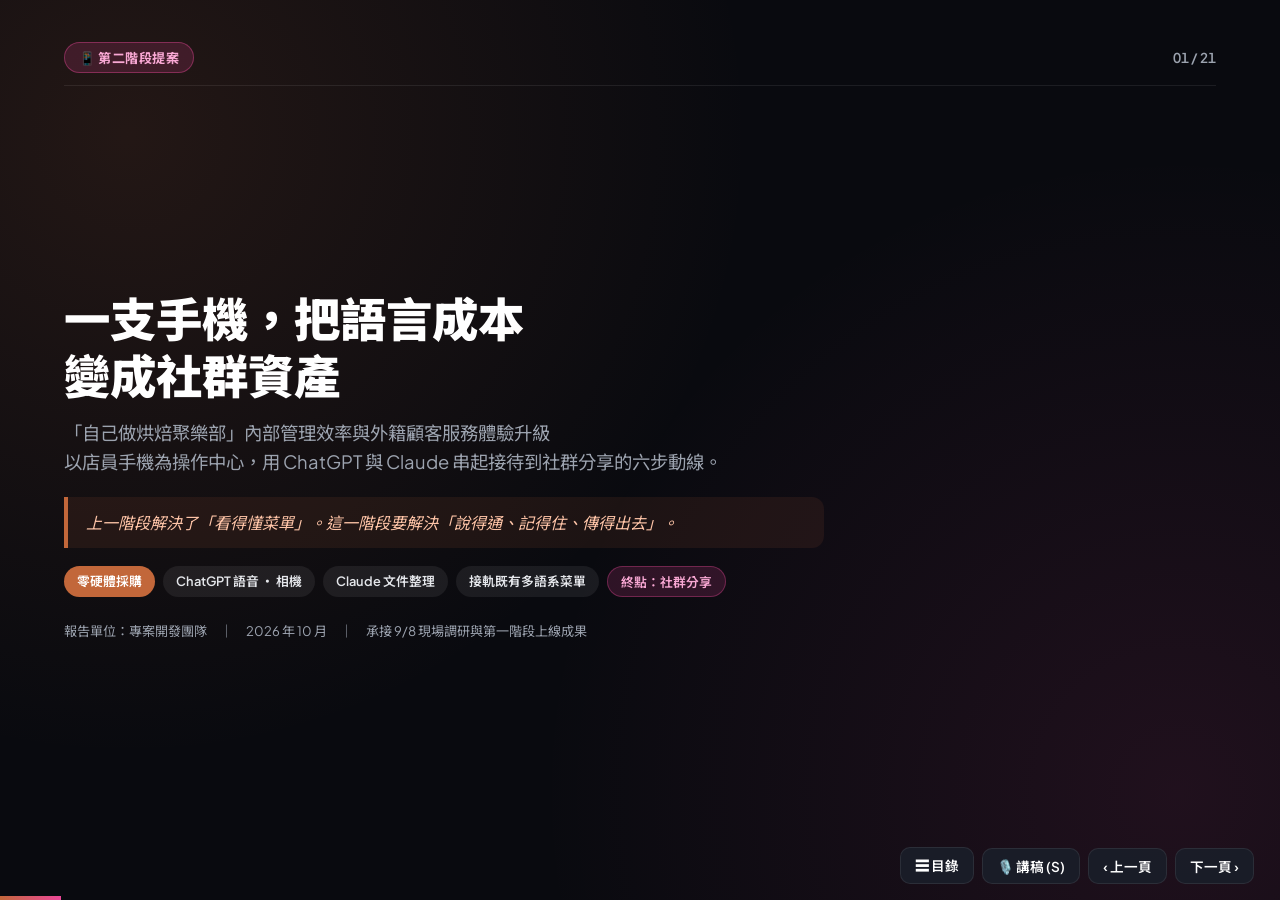
<file: presentation_mobile_ai.html>
<!DOCTYPE html>
<html lang="zh-TW">
<head>
  <meta charset="UTF-8">
  <meta name="viewport" content="width=device-width, initial-scale=1.0">
  <title>手機 AI 服務動線</title>
  <link rel="preconnect" href="https://fonts.googleapis.com">
  <link rel="preconnect" href="https://fonts.gstatic.com" crossorigin>
  <link href="https://fonts.googleapis.com/css2?family=Plus+Jakarta+Sans:wght@400;600;700;800&family=Noto+Sans+TC:wght@400;500;700;900&family=JetBrains+Mono:wght@400;500;700&display=swap" rel="stylesheet">
  <style>
    :root {
      --primary: #c2673a;
      --primary-light: #e88c5d;
      --primary-dark: #964820;
      --bg: #0c0e14;
      --card-bg: rgba(22, 25, 37, 0.88);
      --card-border: rgba(255, 255, 255, 0.08);
      --text: #f3f4f6;
      --text-muted: #9ca3af;
      --accent-green: #10b981;
      --accent-blue: #3b82f6;
      --accent-amber: #f59e0b;
      --accent-red: #ef4444;
      --accent-purple: #8b5cf6;
      --social: #ec4899;
      --social-soft: rgba(236, 72, 153, 0.16);
      --mono: 'JetBrains Mono', 'SFMono-Regular', Menlo, Consolas, monospace;
    }

    * { box-sizing: border-box; margin: 0; padding: 0; }

    body {
      font-family: 'Plus Jakarta Sans', 'Noto Sans TC', 'PingFang TC', sans-serif;
      background: var(--bg);
      color: var(--text);
      overflow: hidden;
      height: 100vh;
      width: 100vw;
      -webkit-text-size-adjust: 100%;
    }

    .deck {
      position: relative;
      width: 100vw;
      height: 100vh;
      overflow: hidden;
      background: radial-gradient(circle at 10% 15%, rgba(194, 103, 58, 0.14) 0%, transparent 45%),
                  radial-gradient(circle at 92% 88%, rgba(236, 72, 153, 0.10) 0%, transparent 45%),
                  #090a0f;
    }

    .slide {
      position: absolute;
      inset: 0;
      opacity: 0;
      pointer-events: none;
      transform: scale(0.97) translateY(14px);
      transition: opacity 0.4s cubic-bezier(0.16, 1, 0.3, 1), transform 0.4s cubic-bezier(0.16, 1, 0.3, 1);
      display: flex;
      flex-direction: column;
      padding: 42px 64px 72px;
      overflow-y: auto;
      -webkit-overflow-scrolling: touch;
    }

    .slide.active { opacity: 1; pointer-events: auto; transform: none; }

    @media (prefers-reduced-motion: reduce) {
      .slide { transition: none; }
    }

    /* ---------- header ---------- */
    .header-bar {
      display: flex; align-items: center; justify-content: space-between;
      margin-bottom: 18px; padding-bottom: 12px;
      border-bottom: 1px solid var(--card-border);
      flex: 0 0 auto;
    }
    .project-tag {
      display: inline-flex; align-items: center; gap: 8px;
      padding: 5px 14px;
      background: rgba(194, 103, 58, 0.15);
      border: 1px solid rgba(194, 103, 58, 0.35);
      border-radius: 9999px;
      font-size: 0.82rem; font-weight: 700; color: #ff9b6a; letter-spacing: 0.5px;
    }
    .project-tag.pink {
      background: var(--social-soft);
      border-color: rgba(236, 72, 153, 0.4);
      color: #f9a8d4;
    }
    .slide-number { font-size: 0.85rem; font-weight: 600; color: var(--text-muted); font-variant-numeric: tabular-nums; }

    h1.hero-title {
      font-size: 2.9rem; font-weight: 900; line-height: 1.22;
      background: linear-gradient(135deg, #ffffff 42%, #ffc5a8 100%);
      -webkit-background-clip: text; background-clip: text; -webkit-text-fill-color: transparent; color: #fff;
      margin-bottom: 14px; text-wrap: balance;
    }
    h2.slide-title {
      font-size: 1.95rem; font-weight: 800; color: #ffffff; margin-bottom: 8px;
      display: flex; align-items: center; gap: 12px; text-wrap: balance;
    }
    p.slide-subtitle { font-size: 1.02rem; color: var(--text-muted); margin-bottom: 20px; line-height: 1.6; max-width: 78ch; }

    /* ---------- layout ---------- */
    .grid-2 { display: grid; grid-template-columns: 1fr 1fr; gap: 22px; flex: 1; align-items: stretch; }
    .grid-3 { display: grid; grid-template-columns: repeat(3, 1fr); gap: 18px; flex: 1; }
    .grid-4 { display: grid; grid-template-columns: repeat(2, 1fr); gap: 16px; flex: 1; }
    .grid-demo { display: grid; grid-template-columns: 300px 1fr; gap: 26px; flex: 1; align-items: start; }
    .stack { display: flex; flex-direction: column; gap: 16px; flex: 1; min-width: 0; }

    .glass-card {
      background: var(--card-bg);
      border: 1px solid var(--card-border);
      border-radius: 18px; padding: 22px;
      box-shadow: 0 10px 30px rgba(0, 0, 0, 0.4);
      position: relative; overflow: hidden;
      display: flex; flex-direction: column; min-width: 0;
    }
    .glass-card::before {
      content: ''; position: absolute; top: 0; left: 0; right: 0; height: 3px;
      background: linear-gradient(90deg, var(--primary), transparent);
    }
    .glass-card.danger::before { background: linear-gradient(90deg, var(--accent-red), transparent); }
    .glass-card.success::before { background: linear-gradient(90deg, var(--accent-green), transparent); }
    .glass-card.social::before { background: linear-gradient(90deg, var(--social), transparent); }
    .glass-card.flat::before { display: none; }

    .glass-card h3 {
      font-size: 1.12rem; font-weight: 700; color: #fff; margin-bottom: 10px;
      display: flex; align-items: center; gap: 10px;
    }
    .glass-card h4 { font-size: 0.95rem; font-weight: 700; color: #ffc5a8; margin-bottom: 6px; }
    .glass-card p, .glass-card li { font-size: 0.92rem; color: #d1d5db; line-height: 1.62; }
    .glass-card ul { list-style: none; display: flex; flex-direction: column; gap: 9px; }
    .glass-card li::before { content: '✓'; color: var(--accent-green); font-weight: bold; margin-right: 8px; }
    .glass-card.danger li::before { content: '✕'; color: var(--accent-red); }
    .glass-card.neutral li::before { content: '•'; color: var(--primary-light); }
    strong.hl { color: #fff; font-weight: 700; }
    .muted-note { font-size: 0.82rem; color: var(--text-muted); margin-top: 10px; line-height: 1.55; }

    .badge { display: inline-block; padding: 3px 10px; border-radius: 6px; font-size: 0.76rem; font-weight: 700; margin-right: 6px; }
    .badge-green { background: rgba(16,185,129,0.2); color: #34d399; border: 1px solid rgba(16,185,129,0.4); }
    .badge-blue { background: rgba(59,130,246,0.2); color: #60a5fa; border: 1px solid rgba(59,130,246,0.4); }
    .badge-amber { background: rgba(245,158,11,0.2); color: #fbbf24; border: 1px solid rgba(245,158,11,0.4); }
    .badge-red { background: rgba(239,68,68,0.2); color: #f87171; border: 1px solid rgba(239,68,68,0.4); }
    .badge-purple { background: rgba(139,92,246,0.2); color: #a78bfa; border: 1px solid rgba(139,92,246,0.4); }
    .badge-pink { background: var(--social-soft); color: #f9a8d4; border: 1px solid rgba(236,72,153,0.4); }

    /* ---------- step rail ---------- */
    .step-rail { display: flex; gap: 6px; margin-bottom: 18px; flex: 0 0 auto; overflow-x: auto; padding-bottom: 2px; }
    .rail-item {
      flex: 1; min-width: 92px; text-align: center;
      padding: 7px 6px; border-radius: 10px;
      background: rgba(255,255,255,0.035); border: 1px solid rgba(255,255,255,0.06);
      font-size: 0.78rem; font-weight: 600; color: #6b7280; white-space: nowrap;
    }
    .rail-item .rn { display: block; font-size: 0.66rem; font-variant-numeric: tabular-nums; opacity: 0.7; }
    .rail-item.done { color: #9ca3af; border-color: rgba(194,103,58,0.22); }
    .rail-item.on {
      background: rgba(194,103,58,0.22); border-color: var(--primary); color: #ffd3b8;
      box-shadow: 0 0 0 1px rgba(194,103,58,0.35);
    }
    .rail-item.goal { border-style: dashed; border-color: rgba(236,72,153,0.45); color: #f9a8d4; }
    .rail-item.on.goal { background: var(--social-soft); border-style: solid; border-color: var(--social); color: #fbcfe8; box-shadow: 0 0 22px rgba(236,72,153,0.3); }

    /* ---------- phone mock ---------- */
    .phone {
      width: 290px; max-width: 100%;
      border: 9px solid #23262f; border-radius: 34px;
      background: #0f1218; overflow: hidden;
      box-shadow: 0 18px 40px rgba(0,0,0,0.55), 0 0 0 1px rgba(255,255,255,0.06);
      display: flex; flex-direction: column;
    }
    .ph-top {
      height: 26px; background: #16191f; display: flex; align-items: center; justify-content: center; gap: 6px;
      font-size: 0.62rem; color: #6b7280; font-weight: 600; letter-spacing: 0.4px;
    }
    .ph-top::before { content: ''; width: 46px; height: 7px; border-radius: 9999px; background: #0b0d11; }
    .ph-app {
      padding: 7px 12px; font-size: 0.72rem; font-weight: 700; color: #e5e7eb;
      border-bottom: 1px solid rgba(255,255,255,0.07); background: rgba(255,255,255,0.03);
      display: flex; align-items: center; gap: 7px;
    }
    .ph-body { padding: 12px; display: flex; flex-direction: column; gap: 9px; }
    .bub { max-width: 86%; padding: 8px 11px; border-radius: 13px; font-size: 0.76rem; line-height: 1.5; }
    .bub.me { align-self: flex-end; background: rgba(194,103,58,0.26); border: 1px solid rgba(194,103,58,0.4); color: #ffe3d2; border-bottom-right-radius: 4px; }
    .bub.ai { align-self: flex-start; background: rgba(255,255,255,0.055); border: 1px solid rgba(255,255,255,0.08); color: #e5e7eb; border-bottom-left-radius: 4px; }
    .bub.ai.pink { background: var(--social-soft); border-color: rgba(236,72,153,0.35); color: #fce7f3; }
    .bub .lang { display: block; font-size: 0.6rem; font-weight: 700; color: #9ca3af; letter-spacing: 0.5px; margin-bottom: 3px; }
    .bub .cam { display: block; font-size: 0.62rem; color: #9ca3af; margin-top: 4px; }
    .ph-photo {
      align-self: center; width: 100%; height: 74px; border-radius: 10px;
      background: linear-gradient(135deg, rgba(194,103,58,0.4), rgba(236,72,153,0.25));
      border: 1px solid rgba(255,255,255,0.1);
      display: flex; align-items: center; justify-content: center; font-size: 0.7rem; color: #fde8dc; gap: 6px;
    }
    .ph-voice { display: flex; align-items: center; justify-content: center; gap: 4px; padding: 16px 0 10px; }
    .ph-voice i { display: block; width: 4px; border-radius: 9999px; background: var(--primary-light); }
    .phone-cap { font-size: 0.78rem; color: var(--text-muted); margin-top: 10px; line-height: 1.55; }

    /* ---------- prompt card ---------- */
    .prompt-card {
      background: #0b0d13; border: 1px solid rgba(255,255,255,0.1); border-radius: 14px;
      overflow: hidden; display: flex; flex-direction: column; min-width: 0;
    }
    .prompt-head {
      display: flex; align-items: center; justify-content: space-between; gap: 10px;
      padding: 8px 12px; background: rgba(255,255,255,0.045); border-bottom: 1px solid rgba(255,255,255,0.08);
    }
    .prompt-head span { font-size: 0.74rem; font-weight: 700; color: #ffc5a8; letter-spacing: 0.6px; }
    .btn-copy {
      font-family: inherit; font-size: 0.7rem; font-weight: 700; cursor: pointer;
      background: rgba(194,103,58,0.2); border: 1px solid rgba(194,103,58,0.45);
      color: #ffd3b8; padding: 4px 11px; border-radius: 7px; transition: background 0.2s, color 0.2s;
    }
    .btn-copy:hover { background: var(--primary); color: #fff; }
    .btn-copy:focus-visible, .btn-ctrl:focus-visible, .toc-item:focus-visible, .link-item:focus-visible { outline: 2px solid var(--primary-light); outline-offset: 2px; }
    pre.prompt-body {
      margin: 0; padding: 12px 14px; font-family: var(--mono); font-size: 0.775rem; line-height: 1.62;
      color: #d8dee9; white-space: pre-wrap; word-break: break-word; overflow-x: auto; max-height: 100%;
    }
    pre.prompt-body b { color: #ffc5a8; font-weight: 700; }

    /* ---------- tables ---------- */
    .table-wrap { overflow-x: auto; width: 100%; }
    .custom-table { width: 100%; border-collapse: collapse; border-radius: 12px; overflow: hidden; }
    .custom-table th, .custom-table td { padding: 11px 14px; text-align: left; font-size: 0.88rem; vertical-align: top; }
    .custom-table th { background: rgba(255,255,255,0.06); color: #fff; font-weight: 700; border-bottom: 1px solid rgba(255,255,255,0.1); white-space: nowrap; }
    .custom-table td { border-bottom: 1px solid rgba(255,255,255,0.04); color: #e5e7eb; }
    .custom-table td.num { font-variant-numeric: tabular-nums; }
    .custom-table .dim { color: #9ca3af; }
    .custom-table .good { color: #6ee7b7; font-weight: 600; }

    .quote-box {
      border-left: 4px solid var(--primary); padding: 13px 18px;
      background: rgba(194,103,58,0.1); border-radius: 0 12px 12px 0;
      font-style: italic; color: #ffc5a8; font-size: 1rem; line-height: 1.6;
    }
    .quote-box.big {
      font-size: 1.45rem; border-left: none; border-top: 4px solid var(--social);
      padding: 24px 30px; background: rgba(236,72,153,0.08); color: #fde7f3;
      text-align: center; border-radius: 16px; line-height: 1.75; font-style: normal; font-weight: 700;
    }

    figure { margin: 0; display: flex; flex-direction: column; gap: 10px; align-items: center; }
    figure svg { width: 100%; max-width: 100%; height: auto; color: #e5e7eb; }
    figcaption { font-size: 0.82rem; color: var(--text-muted); text-align: center; line-height: 1.55; }

    /* ---------- timeline ---------- */
    .tl { display: flex; flex-direction: column; gap: 10px; }
    .tl-row { display: grid; grid-template-columns: 96px 1fr; gap: 14px; align-items: start; }
    .tl-when {
      font-size: 0.78rem; font-weight: 700; color: #ffd3b8; text-align: right;
      padding-top: 2px; font-variant-numeric: tabular-nums;
    }
    .tl-what { font-size: 0.88rem; color: #d1d5db; line-height: 1.6; border-left: 2px solid rgba(194,103,58,0.4); padding-left: 14px; }
    .tl-what b { color: #fff; }

    /* ---------- demo run sheet ---------- */
    .run { display: flex; flex-direction: column; gap: 8px; }
    .run-row { display: grid; grid-template-columns: 74px 128px 1fr; gap: 12px; align-items: center;
      padding: 9px 12px; background: rgba(255,255,255,0.03); border: 1px solid rgba(255,255,255,0.06); border-radius: 11px; }
    .run-row.goal { background: var(--social-soft); border-color: rgba(236,72,153,0.35); }
    .run-t { font-family: var(--mono); font-size: 0.8rem; color: #ffc5a8; font-variant-numeric: tabular-nums; }
    .run-k { font-size: 0.85rem; font-weight: 700; color: #fff; }
    .run-v { font-size: 0.83rem; color: #d1d5db; line-height: 1.5; }

    .links-grid { display: flex; flex-direction: column; gap: 9px; }
    .link-item {
      display: flex; align-items: center; justify-content: space-between; gap: 12px;
      padding: 11px 16px; background: rgba(255,255,255,0.03);
      border: 1px solid rgba(255,255,255,0.08); border-radius: 12px;
      color: #fff; text-decoration: none; font-size: 0.9rem; font-weight: 600;
      transition: background 0.2s, border-color 0.2s, transform 0.2s;
    }
    .link-item:hover { background: rgba(194,103,58,0.15); border-color: rgba(194,103,58,0.4); transform: translateX(4px); }
    .link-item small { color: var(--text-muted); font-weight: 500; }

    .cover-meta { display: flex; gap: 8px; flex-wrap: wrap; margin-top: 18px; }
    .pill-item { padding: 5px 13px; border-radius: 9999px; background: rgba(255,255,255,0.07); font-size: 0.8rem; font-weight: 600; color: #e5e7eb; }
    .pill-item.on { background: var(--primary); color: #fff; }
    .pill-item.pink { background: var(--social-soft); color: #f9a8d4; border: 1px solid rgba(236,72,153,0.35); }

    /* ---------- controls ---------- */
    .controls { position: fixed; bottom: 16px; right: 26px; display: flex; align-items: center; gap: 8px; z-index: 100; }
    .btn-ctrl {
      background: rgba(26,30,42,0.9); border: 1px solid var(--card-border); color: #fff;
      padding: 7px 14px; border-radius: 10px; cursor: pointer; font-weight: 600; font-size: 0.85rem;
      font-family: inherit; display: flex; align-items: center; gap: 6px; transition: background 0.2s, border-color 0.2s;
    }
    .btn-ctrl:hover { background: var(--primary); border-color: var(--primary-light); }
    .progress-bar { position: fixed; bottom: 0; left: 0; height: 4px; width: 0;
      background: linear-gradient(90deg, var(--primary), var(--social)); transition: width 0.3s ease; z-index: 101; }

    .speaker-drawer {
      position: fixed; bottom: 0; left: 0; right: 0;
      background: rgba(12,14,20,0.97); border-top: 2px solid var(--primary);
      padding: 18px 64px 26px; transform: translateY(100%);
      transition: transform 0.3s cubic-bezier(0.16,1,0.3,1); z-index: 99; max-height: 42vh; overflow-y: auto;
    }
    .speaker-drawer.open { transform: translateY(0); }
    .speaker-header { font-size: 0.74rem; font-weight: 700; color: #ff9b6a; letter-spacing: 1px; margin-bottom: 6px; }
    .speaker-text { font-size: 1rem; line-height: 1.75; color: #e5e7eb; }

    .toc {
      position: fixed; inset: 0; background: rgba(6,7,11,0.96); z-index: 120;
      padding: 48px 64px; overflow-y: auto; display: none;
    }
    .toc.open { display: block; }
    .toc h3 { font-size: 1.3rem; color: #fff; margin-bottom: 18px; }
    .toc-list { display: grid; grid-template-columns: repeat(3, 1fr); gap: 9px; }
    .toc-item {
      display: flex; gap: 10px; align-items: baseline; text-align: left;
      padding: 10px 14px; border-radius: 11px; cursor: pointer; font-family: inherit;
      background: rgba(255,255,255,0.035); border: 1px solid rgba(255,255,255,0.07); color: #e5e7eb; font-size: 0.88rem;
    }
    .toc-item:hover { background: rgba(194,103,58,0.18); border-color: rgba(194,103,58,0.4); }
    .toc-item b { color: #ffc5a8; font-variant-numeric: tabular-nums; font-size: 0.78rem; }

    .toast {
      position: fixed; bottom: 70px; left: 50%; transform: translate(-50%, 14px);
      background: var(--accent-green); color: #04291d; font-weight: 700; font-size: 0.85rem;
      padding: 8px 18px; border-radius: 9999px; opacity: 0; pointer-events: none;
      transition: opacity 0.2s, transform 0.2s; z-index: 130;
    }
    .toast.show { opacity: 1; transform: translate(-50%, 0); }

    /* ---------- phone / tablet ---------- */
    @media (max-width: 1100px) {
      .grid-demo { grid-template-columns: 250px 1fr; gap: 18px; }
      .phone { width: 100%; }
    }
    @media (max-width: 860px) {
      .slide { padding: 18px 16px 84px; }
      h1.hero-title { font-size: 1.85rem; }
      h2.slide-title { font-size: 1.3rem; }
      p.slide-subtitle { font-size: 0.92rem; margin-bottom: 14px; }
      .grid-2, .grid-3, .grid-4, .grid-demo { grid-template-columns: 1fr; gap: 14px; }
      .phone { width: 100%; max-width: 330px; margin: 0 auto; }
      .rail-item { min-width: 84px; font-size: 0.72rem; }
      .run-row { grid-template-columns: 62px 1fr; }
      .run-row .run-v { grid-column: 1 / -1; }
      .tl-row { grid-template-columns: 1fr; gap: 4px; }
      .tl-when { text-align: left; }
      .tl-what { padding-left: 12px; }
      .toc { padding: 28px 18px; }
      .toc-list { grid-template-columns: 1fr; }
      .speaker-drawer { padding: 14px 18px 22px; }
      .controls { bottom: 10px; right: 10px; left: 10px; justify-content: space-between; }
      .btn-ctrl { padding: 9px 12px; font-size: 0.8rem; }
      .quote-box.big { font-size: 1.1rem; padding: 18px; }
    }
  </style>
</head>
<body>
<div class="deck" id="deck">

  <!-- 01 封面 -->
  <div class="slide active" data-notes="各位主管好。上一次的報告，我們解決了『看得懂』：44 款商品、6 國語系的平板菜單已經上線。但現場還留著兩個洞：第一線的對話還是靠店員硬撐，而顧客最感動的那一刻，沒有被留下來。今天這份報告要講的是，不用買新設備、不用再開發系統，只用一支手機加上 ChatGPT 與 Claude，怎麼把接待到社群分享這六個環節串起來，同時改善內部管理效率與外籍顧客的服務體驗。整份報告的終點，是『社群分享』。">
    <div class="header-bar">
      <span class="project-tag pink">📱 第二階段提案</span>
      <span class="slide-number">01 / 21</span>
    </div>
    <div style="flex:1; display:flex; flex-direction:column; justify-content:center; max-width: 1000px;">
      <h1 class="hero-title">一支手機，把語言成本<br>變成社群資產</h1>
      <p class="slide-subtitle" style="font-size:1.15rem;">「自己做烘焙聚樂部」內部管理效率與外籍顧客服務體驗升級<br>以店員手機為操作中心，用 ChatGPT 與 Claude 串起接待到社群分享的六步動線。</p>
      <div class="quote-box" style="max-width:760px;">上一階段解決了「看得懂菜單」。這一階段要解決「說得通、記得住、傳得出去」。</div>
      <div class="cover-meta">
        <span class="pill-item on">零硬體採購</span>
        <span class="pill-item">ChatGPT 語音 ・ 相機</span>
        <span class="pill-item">Claude 文件整理</span>
        <span class="pill-item">接軌既有多語系菜單</span>
        <span class="pill-item pink">終點：社群分享</span>
      </div>
      <p class="muted-note" style="margin-top:24px;">報告單位：專案開發團隊　｜　2026 年 10 月　｜　承接 9/8 現場調研與第一階段上線成果</p>
    </div>
  </div>

  <!-- 02 現況 -->
  <div class="slide" data-notes="先回顧第一階段。我們已經上線的部分是確定有效的：44 款商品全解鎖、六國語系、11 間門市規則、店長填中文 Excel 十秒生成五國語言。但這套系統本質上是『單向資訊』。顧客看完菜單還是有問題要問，過敏和宗教飲食還是要講，烘焙過程卡住還是要找人，蛋糕做完也還是不知道怎麼寫貼文。所以第一階段解決了入口，剩下的三個缺口都在『現場的對話』和『體驗的出口』。">
    <div class="header-bar">
      <span class="project-tag">📍 企業現況</span>
      <span class="slide-number">02 / 21</span>
    </div>
    <h2 class="slide-title">第一階段已補上「入口」，現場還留著三個缺口</h2>
    <p class="slide-subtitle">多語系菜單系統已上線運作，顧客能自己看懂選項。但菜單是單向資訊，服務現場是雙向對話。</p>
    <div class="grid-2">
      <div class="glass-card success">
        <h3>✅ 已經上線的成果（第一階段）</h3>
        <ul>
          <li><strong class="hl">44 款商品全解鎖</strong>，不再是紙本閹割版英文菜單</li>
          <li><strong class="hl">6 國語系</strong>：繁中 / English / 日本語 / 한국어 / ไทย / Tiếng Việt</li>
          <li><strong class="hl">店長填中文 Excel，10 秒生成 5 國語言</strong>，上架不再等人工翻譯</li>
          <li><strong class="hl">全台 11 間門市</strong>供應規則自動判讀，北中南分區防呆</li>
          <li><strong class="hl">純前端＋GitHub Pages</strong>，伺服器與維運成本為零</li>
        </ul>
        <p class="muted-note">烘焙術語已校正：工作盆 Mixing bowl、抹刀 Spatula、廚房紙巾 Paper towel。</p>
      </div>
      <div class="glass-card danger">
        <h3>⚠️ 菜單解決不了的三件事</h3>
        <ul>
          <li><strong class="hl">看懂了，還是得問。</strong>「這個要做多久」「可以帶回飯店嗎」「烤箱怎麼開」都是即時對話，菜單答不了。</li>
          <li><strong class="hl">特殊需求沒有欄位可放。</strong>堅果過敏、不吃豬肉、乳糖不耐，全靠現場口頭傳達，廚房沒有紀錄。</li>
          <li><strong class="hl">體驗結束就結束了。</strong>蛋糕完成是情緒最高點，但顧客不會寫中文貼文，也不知道要標註哪間門市。</li>
        </ul>
        <p class="muted-note">9/8 現場調研：外籍顧客進店後平均仍花 15～20 分鐘在確認與比手畫腳；尖峰時一位夥伴要顧 16～20 位顧客。</p>
      </div>
    </div>
  </div>

  <!-- 03 痛點 -->
  <div class="slide" data-notes="把缺口拆成兩個命題。左邊是內部管理效率：交接班靠口頭與紙本，知識留在資深夥伴腦袋裡，新人訓練沒有標準，檔期文案每次重做。右邊是外籍顧客服務體驗：進店確認冗長、特殊需求講不清、DIY 卡住要排隊等人教、做完了沒有出口。這兩件事看起來是兩個部門的問題，其實是同一條動線的兩面：同一段對話，對顧客是體驗，對店員是工時。">
    <div class="header-bar">
      <span class="project-tag">⚠️ 痛點盤點</span>
      <span class="slide-number">03 / 21</span>
    </div>
    <h2 class="slide-title">兩個命題，其實是同一條動線的兩面</h2>
    <p class="slide-subtitle">同一段現場對話，對顧客是「體驗卡關」，對門市是「工時被吃掉」。因此解法必須同時處理兩端。</p>
    <div class="grid-2">
      <div class="glass-card danger">
        <h3>🏪 內部管理效率（店長與夥伴）</h3>
        <ul>
          <li><strong class="hl">交接班靠口頭與紙條</strong>：晚班的缺料、設備異常、客訴，第二天早班常常是「聽說」。</li>
          <li><strong class="hl">現場知識綁在資深夥伴身上</strong>：烤箱預熱、器具位置、常見失敗救援，沒有寫下來。</li>
          <li><strong class="hl">新人訓練沒有標準</strong>：面對外籍客的應對能力，全看個人外語程度。</li>
          <li><strong class="hl">檔期行銷重複勞動</strong>：中秋、萬聖、聖誕、草莓季每檔 3～4 週，文案與外語說明每次從零開始。</li>
        </ul>
      </div>
      <div class="glass-card danger">
        <h3>🧑‍🦱 外籍顧客服務體驗</h3>
        <ul>
          <li><strong class="hl">進店確認冗長</strong>：15～20 分鐘花在菜單確認與比手畫腳，體驗從等待開始。</li>
          <li><strong class="hl">特殊需求講不清</strong>：過敏、宗教飲食、乳糖不耐，顧客不確定店家有沒有聽懂，店家也不確定有沒有漏。</li>
          <li><strong class="hl">DIY 過程卡住要等人</strong>：「打發到這樣可以了嗎」只能舉手等夥伴過來。</li>
          <li><strong class="hl">最感動的一刻沒有出口</strong>：成品拍了照，但寫不出貼文、不知道標註誰，門市等於白做了一次口碑。</li>
        </ul>
      </div>
    </div>
  </div>

  <!-- 04 原因 -->
  <div class="slide" data-notes="為什麼第一階段的系統沒有一次解決？四個結構性原因。第一，菜單是靜態內容，現場是動態協商，資料庫查不到『現在這一桌的問題』。第二，特殊需求本質上不是選項欄位，是一段需要來回確認的對話。第三，現場知識沒有被寫下來的工具，口述交接的成本比寫下來低，所以永遠不會被寫下來。第四，顧客體驗沒有被設計出口，情緒最高點之後是結帳，而不是分享。要解這四件事，需要的是一個能聽、能看、能寫的即時介面，剛好就是店員口袋裡的手機。">
    <div class="header-bar">
      <span class="project-tag">🔍 原因分析</span>
      <span class="slide-number">04 / 21</span>
    </div>
    <h2 class="slide-title">四個結構性原因：不是菜單做得不夠好</h2>
    <p class="slide-subtitle">第一階段補的是「資訊供給」。剩下的缺口全部屬於「即時互動」與「知識留存」，這是另一類工具的工作。</p>
    <div class="grid-4">
      <div class="glass-card neutral">
        <h3>① 靜態內容 ✕ 動態協商</h3>
        <p>菜單能回答「有什麼」，不能回答「我這樣可以嗎」。現場 80% 的提問是情境題，資料庫裡本來就沒有答案。</p>
      </div>
      <div class="glass-card neutral">
        <h3>② 特殊需求不是欄位，是對話</h3>
        <p>「堅果過敏＋不吃豬肉＋乳糖不耐」的組合無法窮舉成勾選項，必須靠來回確認，而且要留下雙方都看得懂的紀錄。</p>
      </div>
      <div class="glass-card neutral">
        <h3>③ 知識沒有被寫下來的工具</h3>
        <p>口頭交接只要 30 秒，打字要 15 分鐘。在成本差距這麼大的情況下，紀錄永遠不會發生，知識就隨人員流動消失。</p>
      </div>
      <div class="glass-card neutral">
        <h3>④ 體驗沒有設計出口</h3>
        <p>蛋糕完成是情緒最高點，但動線設計成「完成 → 結帳 → 離店」。最有價值的口碑時刻沒有被收斂成內容。</p>
      </div>
    </div>
  </div>

  <!-- 05 解法主張 -->
  <div class="slide" data-notes="我們的主張是：不要再開發新系統，直接把店員手上的手機變成現場的 AI 工作站。理由有三個。第一，零硬體零開發，今天下班前就能開始用，不必等上架流程。第二，手機同時具備三種輸入：語音用在接待與溝通，相機用在看菜單、看麵糊狀態、看成品，文字用在需要留存的特殊需求與交接班。第三，分工清楚：ChatGPT 負責即時的語音與拍照問答，Claude 負責需要結構的長文整理，像廚房工作卡、交接班日誌、六語系貼文。最重要的是，術語表和後台的 AI 翻譯共用同一份，線上菜單和現場口譯講的是同一組名詞。">
    <div class="header-bar">
      <span class="project-tag">⚡ 解法主張</span>
      <span class="slide-number">05 / 21</span>
    </div>
    <h2 class="slide-title">不開發新系統：把店員的手機變成現場 AI 工作站</h2>
    <p class="slide-subtitle">現場缺的不是另一套軟體，是一個能聽、能看、能寫的即時介面。這個介面已經在每位夥伴的口袋裡。</p>
    <div class="grid-3">
      <div class="glass-card">
        <h3>🎙️ 語音：接待與即時溝通</h3>
        <p>ChatGPT 語音模式，手機放桌上雙向口譯。夥伴講中文、顧客講泰語，各自聽到自己的語言。</p>
        <p class="muted-note">用在步驟 1 接待、步驟 3 跨語言溝通。現場吵雜時搭配藍牙小喇叭。</p>
      </div>
      <div class="glass-card">
        <h3>📷 相機：看菜單、看狀態、看成品</h3>
        <p>拍平板菜單產生母語推薦；拍蛋白霜判斷幾分發；拍成品生成貼文。顧客不必描述，直接給 AI 看。</p>
        <p class="muted-note">用在步驟 2 點餐、步驟 5 DIY、步驟 6 社群分享。</p>
      </div>
      <div class="glass-card">
        <h3>⌨️ 文字：需要留存的就打字</h3>
        <p>過敏與宗教需求、交接班日誌、檔期文案，用 Claude 產出結構化文件，可截圖存檔、可貼進群組。</p>
        <p class="muted-note">用在步驟 4 特殊需求確認與班後管理。有紀錄才可追溯。</p>
      </div>
    </div>
    <div class="glass-card flat" style="margin-top:16px;">
      <h3>🔗 與既有系統的接點</h3>
      <p>現場口譯使用的烘焙術語表，與後台一鍵 AI 翻譯共用同一份對照（工作盆 Mixing bowl、抹刀 Spatula、廚房紙巾 Paper towel、打發 whip to stiff peaks）。<strong class="hl">線上菜單與現場對話講同一組名詞</strong>，顧客不會看到兩種翻譯。現場高頻問答每月回灌後台詞彙表，系統越用越準。</p>
    </div>
  </div>

  <!-- 06 流程總覽 -->
  <div class="slide" data-notes="這是完整的六步動線。接待、點餐、AI 跨語言溝通、特殊需求確認、DIY 蛋糕，最後是社群分享。每一步底下標的是手機用哪一種輸入，箭頭上標的是交給下一步的東西。請特別看最後這條虛線：社群分享不是流程的結束，而是把新的外籍顧客帶回第一步。顧客看到同鄉的貼文、帶著菜單連結來預約，接待的時間自然就短了。所以社群分享是整條動線的終點，也是下一輪的起點。">
    <div class="header-bar">
      <span class="project-tag pink">🧭 動線總覽</span>
      <span class="slide-number">06 / 21</span>
    </div>
    <h2 class="slide-title">六步動線：每一步都在為「社群分享」鋪路</h2>
    <p class="slide-subtitle">手機全程同一台。每一步輸出的東西，剛好是下一步的輸入；最後一步把新客帶回第一步。</p>
    <figure style="flex:1; justify-content:center;">
      <svg viewBox="0 0 1180 310" role="img" aria-label="六步服務動線：接待、點餐、跨語言溝通、特殊需求確認、DIY 蛋糕、社群分享，最後由社群分享帶新客回到接待">
        <defs>
          <marker id="ar" viewBox="0 0 10 10" refX="9" refY="5" markerWidth="7" markerHeight="7" orient="auto-start-reverse">
            <path d="M 0 0 L 10 5 L 0 10 z" fill="currentColor"></path>
          </marker>
          <marker id="arp" viewBox="0 0 10 10" refX="9" refY="5" markerWidth="7" markerHeight="7" orient="auto-start-reverse">
            <path d="M 0 0 L 10 5 L 0 10 z" fill="#ec4899"></path>
          </marker>
        </defs>

        <g fill="none" stroke="currentColor" stroke-width="1.6" opacity="0.55">
          <line x1="172" y1="105" x2="203" y2="105" marker-end="url(#ar)"></line>
          <line x1="372" y1="105" x2="403" y2="105" marker-end="url(#ar)"></line>
          <line x1="572" y1="105" x2="603" y2="105" marker-end="url(#ar)"></line>
          <line x1="772" y1="105" x2="803" y2="105" marker-end="url(#ar)"></line>
          <line x1="972" y1="105" x2="1003" y2="105" marker-end="url(#ar)"></line>
        </g>
        <g fill="currentColor" font-size="11" text-anchor="middle" opacity="0.8">
          <text x="187" y="90">人數・需求</text>
          <text x="387" y="90">選定品項</text>
          <text x="587" y="90">現場問答</text>
          <text x="787" y="90">確認卡</text>
          <text x="987" y="90">成品照</text>
        </g>

        <g>
          <rect x="12" y="104" width="160" height="88" rx="12" fill="rgba(194,103,58,0.14)" stroke="currentColor" stroke-opacity="0.35"></rect>
          <text x="92" y="128" fill="#ffc5a8" font-size="11" font-weight="700" text-anchor="middle">STEP 1</text>
          <text x="92" y="151" fill="currentColor" font-size="16" font-weight="700" text-anchor="middle">接待</text>
          <text x="92" y="174" fill="currentColor" font-size="11" text-anchor="middle" opacity="0.75">🎙️ 語音・20 秒</text>
        </g>
        <g>
          <rect x="212" y="104" width="160" height="88" rx="12" fill="rgba(194,103,58,0.14)" stroke="currentColor" stroke-opacity="0.35"></rect>
          <text x="292" y="128" fill="#ffc5a8" font-size="11" font-weight="700" text-anchor="middle">STEP 2</text>
          <text x="292" y="151" fill="currentColor" font-size="16" font-weight="700" text-anchor="middle">點餐</text>
          <text x="292" y="174" fill="currentColor" font-size="11" text-anchor="middle" opacity="0.75">📷 拍菜單推薦</text>
        </g>
        <g>
          <rect x="412" y="104" width="160" height="88" rx="12" fill="rgba(194,103,58,0.14)" stroke="currentColor" stroke-opacity="0.35"></rect>
          <text x="492" y="128" fill="#ffc5a8" font-size="11" font-weight="700" text-anchor="middle">STEP 3</text>
          <text x="492" y="151" fill="currentColor" font-size="16" font-weight="700" text-anchor="middle">跨語言溝通</text>
          <text x="492" y="174" fill="currentColor" font-size="11" text-anchor="middle" opacity="0.75">🎙️ 雙向口譯</text>
        </g>
        <g>
          <rect x="612" y="104" width="160" height="88" rx="12" fill="rgba(194,103,58,0.14)" stroke="currentColor" stroke-opacity="0.35"></rect>
          <text x="692" y="128" fill="#ffc5a8" font-size="11" font-weight="700" text-anchor="middle">STEP 4</text>
          <text x="692" y="151" fill="currentColor" font-size="16" font-weight="700" text-anchor="middle">特殊需求確認</text>
          <text x="692" y="174" fill="currentColor" font-size="11" text-anchor="middle" opacity="0.75">⌨️ 文字留存</text>
        </g>
        <g>
          <rect x="812" y="104" width="160" height="88" rx="12" fill="rgba(194,103,58,0.14)" stroke="currentColor" stroke-opacity="0.35"></rect>
          <text x="892" y="128" fill="#ffc5a8" font-size="11" font-weight="700" text-anchor="middle">STEP 5</text>
          <text x="892" y="151" fill="currentColor" font-size="16" font-weight="700" text-anchor="middle">DIY 蛋糕</text>
          <text x="892" y="174" fill="currentColor" font-size="11" text-anchor="middle" opacity="0.75">📷 拍狀態即問</text>
        </g>
        <g>
          <rect x="1012" y="98" width="160" height="100" rx="12" fill="rgba(236,72,153,0.18)" stroke="#ec4899" stroke-width="2"></rect>
          <text x="1092" y="124" fill="#f9a8d4" font-size="11" font-weight="700" text-anchor="middle">STEP 6・終點</text>
          <text x="1092" y="150" fill="#fce7f3" font-size="16" font-weight="700" text-anchor="middle">社群分享</text>
          <text x="1092" y="174" fill="#f9a8d4" font-size="11" text-anchor="middle">6 語系貼文・標註門市</text>
        </g>

        <path d="M 1092 198 V 258 Q 1092 272 1078 272 H 106 Q 92 272 92 258 V 200" fill="none" stroke="#ec4899" stroke-width="1.8" stroke-dasharray="7 6" marker-end="url(#arp)"></path>
        <text x="592" y="294" fill="#f9a8d4" font-size="12.5" font-weight="700" text-anchor="middle">新客看到同鄉的貼文 → 帶著菜單連結預約進店（接待時間自然變短）</text>
      </svg>
      <figcaption>六步動線與回路：步驟 1 到 5 的每一次 AI 介入，都在累積步驟 6 要用的素材；步驟 6 的貼文則成為下一組顧客的入店理由。</figcaption>
    </figure>
  </div>

  <!-- 07 STEP 1 接待 -->
  <div class="slide" data-notes="步驟一，接待。現場動作很簡單：顧客進門，夥伴從口袋拿出手機，打開 ChatGPT 的語音模式，先在設定裡貼上這段口譯指令，然後就正常講中文。重點是這段指令的第二條：不要解釋、不要加註，直接講翻譯後的那句話。沒有這條，AI 會開始說『好的，以下是泰語翻譯』，現場聽起來非常卡。第三條要求句子短、語氣親切，因為這是口說不是寫作。效益是接待的前三十秒不再靠比手畫腳，顧客一進門就被用母語招呼，第一印象就定下來了。">
    <div class="header-bar">
      <span class="project-tag">🎙️ 步驟 1 ／ 6</span>
      <span class="slide-number">07 / 21</span>
    </div>
    <h2 class="slide-title">接待：進門三十秒內用母語招呼</h2>
    <div class="step-rail">
      <span class="rail-item on"><span class="rn">STEP 1</span>接待</span>
      <span class="rail-item"><span class="rn">STEP 2</span>點餐</span>
      <span class="rail-item"><span class="rn">STEP 3</span>跨語言溝通</span>
      <span class="rail-item"><span class="rn">STEP 4</span>特殊需求</span>
      <span class="rail-item"><span class="rn">STEP 5</span>DIY 蛋糕</span>
      <span class="rail-item goal"><span class="rn">STEP 6</span>社群分享</span>
    </div>
    <div class="grid-demo">
      <div>
        <div class="phone">
          <div class="ph-top">ChatGPT ・ 語音模式</div>
          <div class="ph-app">🎙️ 語音對話中</div>
          <div class="ph-body">
            <div class="ph-voice">
              <i style="height:14px"></i><i style="height:26px"></i><i style="height:38px"></i><i style="height:22px"></i><i style="height:44px"></i><i style="height:18px"></i><i style="height:30px"></i><i style="height:12px"></i>
            </div>
            <div class="bub me"><span class="lang">夥伴（中文）</span>歡迎光臨！請問有預約嗎？幾位呢？</div>
            <div class="bub ai"><span class="lang">手機外放（泰語）</span>ยินดีต้อนรับค่ะ! มีการจองไว้หรือเปล่าคะ มากี่ท่านคะ</div>
          </div>
        </div>
        <p class="phone-cap">現場動作：拿出手機 → 開語音模式 → 正常講中文，手機直接外放顧客的語言。</p>
      </div>
      <div class="stack">
        <div class="prompt-card">
          <div class="prompt-head"><span>📋 接待口譯指令（貼在語音模式的自訂指令）</span><button class="btn-copy" type="button">複製</button></div>
          <pre class="prompt-body">你是台灣「自己做烘焙聚樂部」門市的接待口譯員。
規則：
1. 我說中文時，你只輸出泰語；對方說泰語時，你只輸出繁體中文。
2. 不要解釋、不要加註、不要說「以下是翻譯」，直接講翻譯後的那一句話。
3. 語氣親切，句子短，適合現場口說，不要書面語。
4. 人名、品名、門市名保留原文不翻。
5. 聽不清楚時，用對方語言問一次「可以再說一次嗎」。
現在開始，對方語言是泰語。</pre>
        </div>
        <div class="glass-card success">
          <h3>🎯 展示重點與效益</h3>
          <ul>
            <li><strong class="hl">第 2 條是關鍵</strong>：少了它，AI 會先說「好的，以下是泰語翻譯」，現場節奏立刻斷掉。</li>
            <li><strong class="hl">把語言切換做成兩句話</strong>：要換越南語，只要說「改成越南語」，不必重設。</li>
            <li><strong class="hl">第一印象被母語接住</strong>，顧客不必先經歷一段尷尬的比手畫腳。</li>
          </ul>
          <p class="muted-note">現場吵雜時接藍牙小喇叭；夥伴戴一邊耳機可避免互相干擾。</p>
        </div>
      </div>
    </div>
  </div>

  <!-- 08 STEP 2 點餐 -->
  <div class="slide" data-notes="步驟二，點餐。這一步直接接上我們第一階段的平板菜單：夥伴用手機拍下平板畫面，連同這一桌的條件丟給 AI，請它用顧客的母語推薦三款。請注意兩個設計。第一，格式要求保留中文原名，因為夥伴要對得上 POS 和現場標示，不然推薦完了沒人知道是哪一款。第二，最後一行明確禁止推薦圖片上沒有的品項，這是防止 AI 自己發明甜點。效益是選品從十五分鐘壓縮到幾分鐘，而且推薦理由是針對這一桌的條件，不是罐頭文案。">
    <div class="header-bar">
      <span class="project-tag">📷 步驟 2 ／ 6</span>
      <span class="slide-number">08 / 21</span>
    </div>
    <h2 class="slide-title">點餐：拍下平板菜單，給這一桌的母語推薦</h2>
    <div class="step-rail">
      <span class="rail-item done"><span class="rn">STEP 1</span>接待</span>
      <span class="rail-item on"><span class="rn">STEP 2</span>點餐</span>
      <span class="rail-item"><span class="rn">STEP 3</span>跨語言溝通</span>
      <span class="rail-item"><span class="rn">STEP 4</span>特殊需求</span>
      <span class="rail-item"><span class="rn">STEP 5</span>DIY 蛋糕</span>
      <span class="rail-item goal"><span class="rn">STEP 6</span>社群分享</span>
    </div>
    <div class="grid-demo">
      <div>
        <div class="phone">
          <div class="ph-top">ChatGPT ・ 相機</div>
          <div class="ph-app">📷 已附上菜單照片</div>
          <div class="ph-body">
            <div class="ph-photo">🖼️ 平板菜單截圖</div>
            <div class="bub ai"><span class="lang">越南語輸出</span>1. Bánh chiffon dâu（草莓戚風）｜Dễ｜90 phút<br>2. Bánh quy bơ（奶油餅乾）｜Dễ｜60 phút<br>3. Tart phô mai（乳酪塔）｜Vừa｜100 phút<br>Bạn muốn chọn món nào?</div>
          </div>
        </div>
        <p class="phone-cap">現場動作：手機拍平板菜單 → 輸入這一桌的條件 → 把手機轉給顧客看母語推薦。</p>
      </div>
      <div class="stack">
        <div class="prompt-card">
          <div class="prompt-head"><span>📋 點餐推薦指令（附上菜單照片）</span><button class="btn-copy" type="button">複製</button></div>
          <pre class="prompt-body">附圖是我們門市的 DIY 烘焙菜單（平板畫面）。
這一桌的條件：2 位越南籍顧客、第一次做烘焙、
希望 90 分鐘內完成、想帶回飯店當伴手禮。

請用越南語輸出：
1. 推薦 3 款，每款一行，格式為
   「品名（中文原名）｜難度｜製作時間｜推薦理由（15 字內）」
2. 最後一句問他們想選哪一款。

限制：
- 只能推薦圖片上出現的品項，不要自己發明。
- 中文原名務必保留，夥伴要用它對 POS 與現場標示。
- 不確定的資訊就說不確定，不要猜測價格。</pre>
        </div>
        <div class="glass-card success">
          <h3>🎯 展示重點與效益</h3>
          <ul>
            <li><strong class="hl">保留中文原名</strong>：顧客看母語、夥伴對中文，兩邊同時成立，不會點完沒人知道是哪一款。</li>
            <li><strong class="hl">禁止超出圖片範圍</strong>：避免 AI 推薦我們沒有的甜點，這是現場最容易出事的地方。</li>
            <li><strong class="hl">推薦理由針對這一桌</strong>：時間、經驗、要不要帶走，都是真實決策條件。</li>
          </ul>
          <p class="muted-note">銜接第一階段：平板菜單已有 6 語系，拍照只是把「清單」變成「針對你的建議」。</p>
        </div>
      </div>
    </div>
  </div>

  <!-- 09 STEP 3 跨語言溝通 -->
  <div class="slide" data-notes="步驟三，AI 跨語言溝通，這是整條動線最省工時的一段。把手機放在桌上，夥伴和顧客輪流說話，AI 兩邊互譯。這裡最重要的設計是術語鎖定：我們把工作盆、抹刀、廚房紙巾、打發這些現場名詞直接寫進指令，強迫 AI 使用和線上菜單一致的翻譯。上一階段我們已經發現機器直譯會把工作盆翻成 Working bowl、抹刀翻成 Wing，顧客根本找不到東西。現在線上和現場共用同一份術語表。效益是夥伴不再被綁在單一桌，一個人可以同時顧更多組客人。">
    <div class="header-bar">
      <span class="project-tag">🔄 步驟 3 ／ 6</span>
      <span class="slide-number">09 / 21</span>
    </div>
    <h2 class="slide-title">跨語言溝通：手機放桌上，夥伴就能走開</h2>
    <div class="step-rail">
      <span class="rail-item done"><span class="rn">STEP 1</span>接待</span>
      <span class="rail-item done"><span class="rn">STEP 2</span>點餐</span>
      <span class="rail-item on"><span class="rn">STEP 3</span>跨語言溝通</span>
      <span class="rail-item"><span class="rn">STEP 4</span>特殊需求</span>
      <span class="rail-item"><span class="rn">STEP 5</span>DIY 蛋糕</span>
      <span class="rail-item goal"><span class="rn">STEP 6</span>社群分享</span>
    </div>
    <div class="grid-demo">
      <div>
        <div class="phone">
          <div class="ph-top">ChatGPT ・ 桌上口譯</div>
          <div class="ph-app">🔄 雙向翻譯中・術語已鎖定</div>
          <div class="ph-body">
            <div class="bub ai"><span class="lang">顧客（泰語）</span>ชามผสมอยู่ที่ไหนคะ</div>
            <div class="bub me"><span class="lang">翻給夥伴（中文）</span>請問工作盆在哪裡？</div>
            <div class="bub me"><span class="lang">夥伴（中文）</span>在你左手邊第二層，不鏽鋼的那個。</div>
            <div class="bub ai"><span class="lang">翻給顧客（泰語）</span>อยู่ชั้นที่สองด้านซ้ายมือค่ะ อันสเตนเลส（Mixing bowl）</div>
          </div>
        </div>
        <p class="phone-cap">現場動作：手機平放桌面 → 雙方輪流說話 → 夥伴可以離桌去處理別組客人。</p>
      </div>
      <div class="stack">
        <div class="prompt-card">
          <div class="prompt-head"><span>📋 桌上雙向口譯指令（含術語鎖定）</span><button class="btn-copy" type="button">複製</button></div>
          <pre class="prompt-body">接下來我會把手機放在桌上，我和顧客輪流說話。
你的任務：
- 聽到中文就翻成泰語講出來
- 聽到泰語就翻成繁體中文講出來
- 聽到「暫停」就停止翻譯，等我說「繼續」

專有名詞一律固定使用這組對照，不要自己換字：
工作盆 = Mixing bowl
抹刀 = Spatula
廚房紙巾 = Paper towel
打發到硬性發泡 = whip to stiff peaks
戚風蛋糕 = Chiffon cake
隔水加熱 = double boiler

遇到數字（溫度、分鐘、層數）請重複一次確認。</pre>
        </div>
        <div class="glass-card success">
          <h3>🎯 展示重點與效益</h3>
          <ul>
            <li><strong class="hl">術語鎖定解決上一階段的舊傷</strong>：不再出現 Working bowl、Kitchen tissue 這類顧客找不到東西的翻譯。</li>
            <li><strong class="hl">夥伴從「隨身翻譯機」變回烘焙指導</strong>：手機留在桌上，人可以去處理其他組。</li>
            <li><strong class="hl">數字重複確認</strong>：溫度與時間講錯會毀掉一整個蛋糕，所以強制覆述。</li>
          </ul>
          <p class="muted-note">尖峰時一位夥伴要顧 16～20 位顧客，這一步直接釋放的就是那段被綁住的工時。</p>
        </div>
      </div>
    </div>
  </div>

  <!-- RAG 架構 -->
  <div class="slide" data-notes="這是隨身口譯實際怎麼運作。顧客用任何語言問刮刀在哪，系統自己判斷他說的是哪一國話，店員不必先選語言。手機把本店知識庫全文連同問題送進 Gemini，一次呼叫同時做三件事：翻譯、檢索、作答。注意是一次呼叫不是三次，因為現場等不起三趟往返。如果知識庫裡有這題，系統直接用中泰雙語顯示並念出來，店員完全不用介入。如果沒有，畫面轉成琥珀色請店員用中文回一次，系統翻成泰語念出來，同時把這題存回知識庫，下次同樣的問題就自動命中。還有第三條路：問題如果涉及過敏、金流或安全，不管知識庫有沒有，一律強制轉店員，這是寫死的規則。">
    <div class="header-bar">
      <span class="project-tag">🧠 步驟 3 深入</span>
      <span class="slide-number">10 / 21</span>
    </div>
    <h2 class="slide-title">隨身口譯怎麼運作：一次呼叫，三種結果</h2>
    <p class="slide-subtitle">翻譯、檢索、作答在同一次 API 呼叫完成。現場等不起三趟往返，所以不拆成三步。</p>
    <figure style="flex:1; justify-content:center;">
      <svg viewBox="0 0 1180 380" role="img" aria-label="隨身口譯架構：顧客提問與本店知識庫一起送進 Gemini 單次呼叫，命中就雙語作答，未命中或涉及安全金流則轉店員回答並把答案存回知識庫">
        <defs>
          <marker id="ra" viewBox="0 0 10 10" refX="9" refY="5" markerWidth="7" markerHeight="7" orient="auto-start-reverse">
            <path d="M 0 0 L 10 5 L 0 10 z" fill="currentColor"></path>
          </marker>
          <marker id="rg" viewBox="0 0 10 10" refX="9" refY="5" markerWidth="7" markerHeight="7" orient="auto-start-reverse">
            <path d="M 0 0 L 10 5 L 0 10 z" fill="#10b981"></path>
          </marker>
          <marker id="rb" viewBox="0 0 10 10" refX="9" refY="5" markerWidth="7" markerHeight="7" orient="auto-start-reverse">
            <path d="M 0 0 L 10 5 L 0 10 z" fill="#3b82f6"></path>
          </marker>
        </defs>

        <g>
          <rect x="10" y="60" width="175" height="80" rx="11" fill="rgba(59,130,246,0.16)" stroke="#3b82f6" stroke-opacity="0.6"></rect>
          <text x="97" y="86" fill="currentColor" font-size="15" font-weight="700" text-anchor="middle">顧客提問</text>
          <text x="97" y="107" fill="currentColor" font-size="11.5" text-anchor="middle" opacity="0.8">任何語言皆可</text>
          <text x="97" y="126" fill="currentColor" font-size="11.5" text-anchor="middle" opacity="0.8">Di mana spatula?</text>
        </g>
        <line x1="187" y1="100" x2="226" y2="100" stroke="currentColor" stroke-width="1.6" marker-end="url(#ra)"></line>

        <g>
          <rect x="230" y="40" width="230" height="120" rx="12" fill="rgba(194,103,58,0.2)" stroke="var(--primary)" stroke-width="2"></rect>
          <text x="345" y="70" fill="#ffd3b8" font-size="12" font-weight="700" text-anchor="middle">Gemini 單次呼叫</text>
          <text x="345" y="95" fill="currentColor" font-size="13" text-anchor="middle">① 翻成中文</text>
          <text x="345" y="117" fill="currentColor" font-size="13" text-anchor="middle">② 比對知識庫</text>
          <text x="345" y="139" fill="currentColor" font-size="13" text-anchor="middle">③ 產生雙語答案</text>
        </g>

        <g>
          <rect x="230" y="270" width="230" height="72" rx="12" fill="rgba(139,92,246,0.18)" stroke="#8b5cf6" stroke-opacity="0.7"></rect>
          <text x="345" y="294" fill="currentColor" font-size="14" font-weight="700" text-anchor="middle">Google Sheets</text>
          <text x="345" y="314" fill="currentColor" font-size="11" text-anchor="middle" opacity="0.8">每間門市一個分頁</text>
          <text x="345" y="331" fill="currentColor" font-size="11" text-anchor="middle" opacity="0.8">答案只存中文</text>
        </g>
        <line x1="345" y1="268" x2="345" y2="164" stroke="currentColor" stroke-width="1.6" stroke-dasharray="6 5" marker-end="url(#ra)"></line>
        <text x="358" y="218" fill="currentColor" font-size="11.5" opacity="0.85">全文塞入 prompt</text>
        <text x="358" y="236" fill="currentColor" font-size="11.5" opacity="0.85">約 730 tokens</text>

        <line x1="462" y1="88" x2="536" y2="58" stroke="#10b981" stroke-width="2" marker-end="url(#rg)"></line>
        <text x="500" y="46" fill="#6ee7b7" font-size="11.5" font-weight="700" text-anchor="middle">命中</text>
        <line x1="462" y1="124" x2="536" y2="180" stroke="#f59e0b" stroke-width="2" marker-end="url(#ra)" style="color:#f59e0b"></line>
        <text x="492" y="166" fill="#fbbf24" font-size="11.5" font-weight="700" text-anchor="middle">未命中</text>

        <g>
          <rect x="540" y="20" width="210" height="76" rx="11" fill="rgba(16,185,129,0.15)" stroke="#10b981" stroke-opacity="0.6"></rect>
          <text x="645" y="48" fill="currentColor" font-size="14" font-weight="700" text-anchor="middle">直接雙語作答</text>
          <text x="645" y="71" fill="currentColor" font-size="11.5" text-anchor="middle" opacity="0.8">店員完全不介入</text>
        </g>
        <line x1="752" y1="58" x2="796" y2="58" stroke="#10b981" stroke-width="2" marker-end="url(#rg)"></line>
        <g>
          <rect x="800" y="20" width="210" height="76" rx="11" fill="rgba(16,185,129,0.15)" stroke="#10b981" stroke-opacity="0.6"></rect>
          <text x="905" y="48" fill="currentColor" font-size="14" font-weight="700" text-anchor="middle">原文與中文同時顯示</text>
          <text x="905" y="71" fill="currentColor" font-size="11.5" text-anchor="middle" opacity="0.8">並以顧客母語朗讀</text>
        </g>

        <g>
          <rect x="540" y="150" width="210" height="88" rx="11" fill="rgba(245,158,11,0.16)" stroke="#f59e0b" stroke-opacity="0.65"></rect>
          <text x="645" y="178" fill="currentColor" font-size="14" font-weight="700" text-anchor="middle">轉店員模式</text>
          <text x="645" y="200" fill="currentColor" font-size="11.5" text-anchor="middle" opacity="0.85">畫面變琥珀色</text>
          <text x="645" y="221" fill="currentColor" font-size="11.5" text-anchor="middle" opacity="0.85">顯示中文問題</text>
        </g>
        <line x1="752" y1="194" x2="796" y2="194" stroke="#f59e0b" stroke-width="2" marker-end="url(#ra)" style="color:#f59e0b"></line>
        <g>
          <rect x="800" y="150" width="210" height="88" rx="11" fill="rgba(245,158,11,0.16)" stroke="#f59e0b" stroke-opacity="0.65"></rect>
          <text x="905" y="178" fill="currentColor" font-size="14" font-weight="700" text-anchor="middle">店員用中文回答</text>
          <text x="905" y="200" fill="currentColor" font-size="11.5" text-anchor="middle" opacity="0.85">系統翻成顧客語言並朗讀</text>
          <text x="905" y="221" fill="currentColor" font-size="11.5" text-anchor="middle" opacity="0.85">同時存回知識庫</text>
        </g>

        <path d="M 905 240 V 306 H 466" fill="none" stroke="#3b82f6" stroke-width="2" stroke-dasharray="7 5" marker-end="url(#rb)"></path>
        <text x="690" y="297" fill="#93c5fd" font-size="12.5" font-weight="700" text-anchor="middle">經 Apps Script 寫回門市分頁，下次自動命中</text>

        <g>
          <rect x="10" y="270" width="175" height="72" rx="11" fill="rgba(239,68,68,0.14)" stroke="#ef4444" stroke-opacity="0.6" stroke-dasharray="5 4"></rect>
          <text x="97" y="297" fill="#fca5a5" font-size="12.5" font-weight="700" text-anchor="middle">強制轉店員</text>
          <text x="97" y="319" fill="#fca5a5" font-size="11" text-anchor="middle">過敏・金流・安全</text>
        </g>
        <path d="M 187 300 H 215 V 190 H 536" fill="none" stroke="#ef4444" stroke-width="1.6" stroke-dasharray="5 4" marker-end="url(#ra)" style="color:#ef4444"></path>
      </svg>
      <figcaption>三條路徑：命中直接作答、未命中轉店員並學習、涉及安全與金流一律強制轉店員。顧客語言由系統自動判斷，店員不必先選。</figcaption>
    </figure>
  </div>

  <!-- 知識庫設計 -->
  <div class="slide" data-notes="知識庫的設計有三個關鍵決定。第一，不要建向量資料庫。我們實測一間門市 22 筆條目送進 prompt 只有 730 tokens，就算成長到三百筆也才一萬 tokens，Flash 模型完全吃得下。直接全文塞入比向量檢索更精確、更好稽核，而且零額外建置。等超過三百筆再考慮向量化。第二，答案只存中文，外語在問的當下才翻譯。因為刮刀的位置會變、規則會改，如果每筆都維護六國語言，就又回到第一階段那個維護成本的老問題。第三，條目要綁門市，因為十一間店的器具位置本來就不一樣，信義店的 A 區不等於板橋店的 A 區。回寫有三條路，建議先用最右邊那條，跟你們現有的 Excel 上架流程一致。">
    <div class="header-bar">
      <span class="project-tag">🗄️ 知識庫設計</span>
      <span class="slide-number">11 / 21</span>
    </div>
    <h2 class="slide-title">三個關鍵決定：不建向量庫、只存中文、綁定門市</h2>
    <div class="grid-3" style="margin-bottom:16px;">
      <div class="glass-card success">
        <h3>① 不要建向量資料庫</h3>
        <p>實測信義店 22 筆條目送進 prompt 只有 <strong class="hl">約 730 tokens</strong>。就算成長到 300 筆也才一萬 tokens，Flash 完全吃得下。</p>
        <p class="muted-note">全文塞入比向量檢索更精確、更好稽核、零建置成本。超過 300 筆再考慮向量化。</p>
      </div>
      <div class="glass-card success">
        <h3>② 答案只存繁體中文</h3>
        <p>外語在顧客問的當下才翻譯。刮刀位置會變、店規會改，<strong class="hl">每筆維護多國語言就是第一階段那個老問題</strong>。</p>
        <p class="muted-note">店員只用中文維護，<strong class="hl">新增一筆等於 6 種語言同時支援</strong>，這是整套設計能長期活下去的原因。</p>
      </div>
      <div class="glass-card success">
        <h3>③ 條目綁定門市</h3>
        <p>11 間店器具位置不同，信義店的 A 區不等於板橋店的 A 區。條目標 <strong class="hl">ALL 或特定門市</strong>，檢索前先過濾。</p>
        <p class="muted-note">實測：信義店 22 筆、板橋店 16 筆，通用條目兩邊共用。</p>
      </div>
    </div>
    <div class="grid-2">
      <div class="prompt-card">
        <div class="prompt-head"><span>🗄️ Google Sheets 一列就是一筆條目</span><button class="btn-copy" type="button">複製</button></div>
        <pre class="prompt-body">試算表 DIY_QA_RAG
分頁：共用、台北信義、台北南西 …（每店一頁）

欄位（8 欄）：
id          tool-spatula-xinyi
分類        器具位置
問題關鍵詞  刮刀在哪、抹刀在哪裡、spatula
中文答案    刮刀在 A 區工具牆第二層，紅色握把那一排。
需店員      否
已審核      是
更新日期    2026-10-21
建立者      系統預設

店長直接在 Google Sheets 上維護，不必碰程式碼。</pre>
      </div>
      <div class="glass-card">
        <h3>🔁 店員新增的答案怎麼回到全門市</h3>
        <div class="table-wrap">
          <table class="custom-table">
            <tr><th>做法</th><th>範圍</th><th>狀態</th></tr>
            <tr><td>讀取 Google Sheets</td><td class="good">依門市分頁即時讀取</td><td class="good">已完成</td></tr>
            <tr><td>Apps Script 寫回分頁</td><td class="good">全門市即時共用</td><td class="good">已完成</td></tr>
            <tr><td>暫存手機瀏覽器</td><td class="dim">只有這支手機</td><td class="dim">沒設 Apps Script 時的備援</td></tr>
          </table>
        </div>
        <p class="muted-note">跟現有的 Excel 上架流程一致：現場蒐集、店長在試算表審核、全門市立刻生效。店員現場回答會自動寫成新的一列，「已審核」欄預設為否，等店長確認。</p>
      </div>
    </div>
  </div>

  <!-- 如何架設 -->
  <div class="slide" data-notes="架設只有四步，而且第一步現在就已經做完了。第一步，檔案和試算表都已經建好了：口譯程式、Apps Script 寫回端點，還有一份叫 DIY_QA_RAG 的 Google Sheets，裡面有共用分頁加十一間門市分頁，已經填了二十二筆種子條目。第二步，推上 GitHub Pages，因為 Gemini API 和 Google Sheets 都必須從正常網址呼叫，用 Artifact 連結會被瀏覽器安全政策擋掉。第三步，在手機上打開那個網址，點右上角齒輪貼上 Gemini 金鑰，金鑰只存在那支手機裡，而且跟後台共用同一組設定。第四步，花兩個小時把現場真正會被問到的問題補進知識庫，這一步最重要也最花時間，但只有店長和資深夥伴做得到，AI 代替不了。做完這四步，刮刀那段 demo 就是真的在跑，不是模擬。">
    <div class="header-bar">
      <span class="project-tag">🔧 如何架設</span>
      <span class="slide-number">12 / 21</span>
    </div>
    <h2 class="slide-title">四步架設，不需要後端伺服器</h2>
    <p class="slide-subtitle">沿用第一階段的純前端架構：GitHub Pages 託管、金鑰存在手機本機、與後台共用同一組設定。</p>
    <div class="grid-2">
      <div class="glass-card flat">
        <h3>🪜 架設步驟</h3>
        <div class="tl">
          <div class="tl-row">
            <div class="tl-when">第 1 步</div>
            <div class="tl-what"><b>檔案已備妥（已完成）</b><br>interpreter.html 口譯程式、google_apps_script.gs 寫回端點，以及 Google Sheets 知識庫 DIY_QA_RAG（共用＋11 間門市分頁，22 筆種子條目）。</div>
          </div>
          <div class="tl-row">
            <div class="tl-when">第 2 步</div>
            <div class="tl-what"><b>推上 GitHub Pages</b><br>Gemini API 必須從正常網址呼叫。Artifact 連結會被瀏覽器安全政策阻擋，只能跑離線示範模式。</div>
          </div>
          <div class="tl-row">
            <div class="tl-when">第 3 步</div>
            <div class="tl-what"><b>手機開啟並完成三個設定</b><br>齒輪裡填 Gemini API Key、試算表 ID、Apps Script 網址。三項都只存在那支手機，金鑰與後台共用同一組。</div>
          </div>
          <div class="tl-row">
            <div class="tl-when">第 4 步</div>
            <div class="tl-what"><b>各店填自己的分頁（最關鍵）</b><br>每位店長花 2 小時，把自己店的器具位置與店規填進該店分頁。這一步只有店長和資深夥伴做得到，而且各店配置本來就不同。</div>
          </div>
        </div>
      </div>
      <div class="stack">
        <div class="glass-card">
          <h3>🧩 技術選擇與理由</h3>
          <div class="table-wrap">
            <table class="custom-table">
              <tr><th>項目</th><th>選擇</th><th>理由</th></tr>
              <tr><td>模型</td><td>gemini-2.5-flash</td><td class="dim">現場要快，與後台同一組</td></tr>
              <tr><td>檢索</td><td>全文塞入 prompt</td><td class="dim">百筆內不需向量庫</td></tr>
              <tr><td>知識庫</td><td class="good">Google Sheets</td><td class="dim">每店一分頁，店長直接編輯</td></tr>
              <tr><td>寫回</td><td>Apps Script</td><td class="dim">免費，不需要伺服器</td></tr>
              <tr><td>後端</td><td class="good">不需要</td><td class="dim">純前端 + GitHub Pages</td></tr>
              <tr><td>顧客語言</td><td class="good">自動偵測</td><td class="dim">中英日韓泰越，店員不必先選</td></tr>
              <tr><td>語音輸入</td><td>瀏覽器聽寫</td><td class="dim">不支援時退回鍵盤輸入</td></tr>
              <tr><td>語音輸出</td><td>系統語音合成</td><td class="dim">缺語音包時只顯示文字</td></tr>
            </table>
          </div>
        </div>
        <div class="glass-card danger">
          <h3>⚠️ 三個必須先知道的限制</h3>
          <ul>
            <li><strong class="hl">知識庫沒有的，系統不會瞎猜。</strong>prompt 寫死禁止編造地點與數字，查不到就一定轉店員。</li>
            <li><strong class="hl">過敏、金流、安全一律強制轉店員</strong>，即使知識庫裡有答案也不自動回覆。</li>
            <li><strong class="hl">朗讀要看裝置有沒有語音包。</strong>文字翻譯支援所有語言，但手機沒裝該語言語音包時只顯示文字不朗讀，示範前先測要用的那幾種。</li>
          </ul>
        </div>
      </div>
    </div>
  </div>

  <!-- 10 STEP 4 特殊需求 -->
  <div class="slide" data-notes="步驟四，特殊需求確認，這一步最重要的不是翻譯，是留下紀錄。做法是把顧客的原句直接貼進 Claude，請它同時產出兩份東西：一份給顧客看的英文確認卡，最後一行要他回答 Yes 或 No；一份給廚房和夥伴看的中文工作卡，列出禁用原料、可用的替代品、交叉污染注意事項。替代品只准列我們店內真的有的東西，這點一定要寫進指令。還有一條鐵則：需要主管判斷的項目要標星號，而且過敏與宗教飲食一律由店長覆核後才執行，AI 只負責產草稿。這是責任界線，報告時一定要講清楚。">
    <div class="header-bar">
      <span class="project-tag">⌨️ 步驟 4 ／ 6</span>
      <span class="slide-number">13 / 21</span>
    </div>
    <h2 class="slide-title">特殊需求確認：一次對話，產出兩份可留存的卡</h2>
    <div class="step-rail">
      <span class="rail-item done"><span class="rn">STEP 1</span>接待</span>
      <span class="rail-item done"><span class="rn">STEP 2</span>點餐</span>
      <span class="rail-item done"><span class="rn">STEP 3</span>跨語言溝通</span>
      <span class="rail-item on"><span class="rn">STEP 4</span>特殊需求</span>
      <span class="rail-item"><span class="rn">STEP 5</span>DIY 蛋糕</span>
      <span class="rail-item goal"><span class="rn">STEP 6</span>社群分享</span>
    </div>
    <div class="grid-demo">
      <div>
        <div class="phone">
          <div class="ph-top">Claude ・ 需求確認</div>
          <div class="ph-app">⌨️ 產出雙語工作卡</div>
          <div class="ph-body">
            <div class="bub me"><span class="lang">貼上顧客原句</span>I'm allergic to tree nuts, and we don't eat pork. One of us is lactose intolerant.</div>
            <div class="bub ai"><span class="lang">A. 給顧客確認（英文）</span>We will: use a nut-free prep area, replace butter cream with plant-based cream, and skip all pork gelatin toppings. Please confirm: Yes / No</div>
            <div class="bub ai"><span class="lang">B. 給廚房（中文）</span>★禁用：各類堅果、豬源明膠、含乳鮮奶油<br>替代：豆漿、植物性鮮奶油<br>★交叉污染：裝飾區共用夾具需更換</div>
          </div>
        </div>
        <p class="phone-cap">現場動作：顧客原句貼進手機 → 顧客端確認 Yes → 中文工作卡截圖存檔並交廚房。</p>
      </div>
      <div class="stack">
        <div class="prompt-card">
          <div class="prompt-head"><span>📋 特殊需求雙卡指令（可留存紀錄）</span><button class="btn-copy" type="button">複製</button></div>
          <pre class="prompt-body">顧客原話：「I'm allergic to tree nuts, and we don't eat pork.
One of us is lactose intolerant.」

請輸出兩段，標題固定：
【A. 給顧客確認的卡 - 用顧客的語言】
逐條寫出我們會怎麼處理，語句簡短；
最後一行請他回答 Yes 或 No 確認無誤。

【B. 給廚房與夥伴的中文工作卡】
1. 禁用原料清單
2. 可用的替代品（只列我們店內有的：豆漿、
   植物性鮮奶油、香草精）
3. 交叉污染注意事項（共用器具、烤盤、裝飾區）
4. 需要店長判斷的項目前面加 ★

限制：不確定的成分不要假設安全，直接標 ★ 待確認。
語氣務實，不要行銷用語。</pre>
        </div>
        <div class="glass-card danger">
          <h3>🚨 責任界線（必須寫進 SOP）</h3>
          <ul>
            <li><strong class="hl">AI 只產草稿，店長覆核後才執行。</strong>過敏與宗教飲食涉及健康與信仰，不接受自動化決策。</li>
            <li><strong class="hl">替代品只准列店內實際備有的</strong>，否則現場無法執行，顧客期待落空。</li>
            <li><strong class="hl">雙卡都要留存</strong>：顧客確認的 Yes 與中文工作卡截圖，是事後追溯的唯一依據。</li>
          </ul>
          <p class="muted-note">這一步同時改善兩端：顧客第一次清楚知道店家真的聽懂了；門市第一次有了特殊需求的書面紀錄。</p>
        </div>
      </div>
    </div>
  </div>

  <!-- 11 STEP 5 DIY -->
  <div class="slide" data-notes="步驟五，DIY 蛋糕製作過程。這一步的核心是把『舉手等夥伴過來』換成『拍照立刻問』。顧客做到蛋白霜那一關，不確定打發夠了沒有，直接拍照問手機，AI 用母語告訴他現在是濕性、中性還是乾性發泡，還要打多久，下一步做什麼。而且要求如果看起來打過頭了，直接講怎麼補救，因為現場最怕的就是卡在那裡等人。這一步解掉的是等待焦慮，也同時把資深夥伴腦袋裡的救援知識變成人人可用的即時回答。">
    <div class="header-bar">
      <span class="project-tag">🥣 步驟 5 ／ 6</span>
      <span class="slide-number">14 / 21</span>
    </div>
    <h2 class="slide-title">DIY 蛋糕：把「舉手等人」換成「拍照就問」</h2>
    <div class="step-rail">
      <span class="rail-item done"><span class="rn">STEP 1</span>接待</span>
      <span class="rail-item done"><span class="rn">STEP 2</span>點餐</span>
      <span class="rail-item done"><span class="rn">STEP 3</span>跨語言溝通</span>
      <span class="rail-item done"><span class="rn">STEP 4</span>特殊需求</span>
      <span class="rail-item on"><span class="rn">STEP 5</span>DIY 蛋糕</span>
      <span class="rail-item goal"><span class="rn">STEP 6</span>社群分享</span>
    </div>
    <div class="grid-demo">
      <div>
        <div class="phone">
          <div class="ph-top">ChatGPT ・ 相機</div>
          <div class="ph-app">🥣 拍蛋白霜狀態</div>
          <div class="ph-body">
            <div class="ph-photo">🖼️ 打發中的蛋白霜</div>
            <div class="bub ai"><span class="lang">泰語回覆</span>ตอนนี้ตั้งยอดอ่อน（濕性發泡）<br>ตีต่ออีก 1-2 นาที จนยอดตั้งแข็ง<br>ขั้นต่อไป: แบ่งใส่เนื้อเค้ก 3 ครั้ง</div>
            <div class="bub me"><span class="lang">顧客追問</span>打過頭了怎麼辦？</div>
            <div class="bub ai"><span class="lang">泰語回覆</span>เติมไข่ขาวสด 1 ช้อน แล้วตีเบา ๆ 10 วินาที</div>
          </div>
        </div>
        <p class="phone-cap">現場動作：顧客自己拍、自己問、自己繼續做。夥伴只在被標星號的關卡才需要到場。</p>
      </div>
      <div class="stack">
        <div class="prompt-card">
          <div class="prompt-head"><span>📋 製作過程即問即答指令（附上現場照片）</span><button class="btn-copy" type="button">複製</button></div>
          <pre class="prompt-body">附圖是我現在的蛋白霜狀態，我正在做戚風蛋糕。

請用泰語簡短回答，分三行：
1. 現在打到幾分發（濕性／中性／乾性發泡）
2. 還要再打多久，或是該停了
3. 下一步要做什麼（一句話）

如果看起來已經打過頭或消泡了，直接說怎麼補救，
不要只說「失敗了」。
每行不超過 20 個字，我在現場邊做邊看。</pre>
        </div>
        <div class="glass-card success">
          <h3>🎯 展示重點與效益</h3>
          <ul>
            <li><strong class="hl">等待焦慮歸零</strong>：不用舉手排隊，當下就知道該停還是該繼續。</li>
            <li><strong class="hl">救援知識人人可用</strong>：消泡、裂頂、回縮的處理方式，原本只在資深夥伴腦袋裡。</li>
            <li><strong class="hl">成功率提高，就有照片可拍</strong>：這一步直接決定步驟 6 有沒有素材。</li>
          </ul>
          <p class="muted-note">安全界線：烤箱操作、刀具、熱鍋等有風險的步驟，SOP 規定仍由夥伴到場協助，不交給手機。</p>
        </div>
      </div>
    </div>
  </div>

  <!-- 12 STEP 6 社群分享 -->
  <div class="slide" data-notes="步驟六，社群分享，這是整份報告的最終目的。顧客蛋糕做好了，拍一張照，手機一鍵產出六種語言的貼文，包含第一人稱心得、該語言常用的標籤、固定的門市標籤，還有門市帳號與地點標註。語氣要求自然像真人，不要像廣告，這很重要，因為廣告文案發出去沒有人會相信。現場的收斂動作是出餐檯放一個 QR 碼，掃進去是多語系菜單和門市社群帳號，顧客照片一拍、貼文一貼，門市就被標註了。前面五個步驟省下來的時間和建立的好感，到這一步才真正變成可以帶來新客的資產。">
    <div class="header-bar">
      <span class="project-tag pink">🎉 步驟 6 ／ 6 ・最終目的</span>
      <span class="slide-number">15 / 21</span>
    </div>
    <h2 class="slide-title">社群分享：把最感動的那一刻，變成六種語言的內容</h2>
    <div class="step-rail">
      <span class="rail-item done"><span class="rn">STEP 1</span>接待</span>
      <span class="rail-item done"><span class="rn">STEP 2</span>點餐</span>
      <span class="rail-item done"><span class="rn">STEP 3</span>跨語言溝通</span>
      <span class="rail-item done"><span class="rn">STEP 4</span>特殊需求</span>
      <span class="rail-item done"><span class="rn">STEP 5</span>DIY 蛋糕</span>
      <span class="rail-item on goal"><span class="rn">STEP 6</span>社群分享</span>
    </div>
    <div class="grid-demo">
      <div>
        <div class="phone">
          <div class="ph-top">ChatGPT ・ 成品貼文</div>
          <div class="ph-app">🎉 6 語系貼文已產出</div>
          <div class="ph-body">
            <div class="ph-photo">🍰 顧客完成的草莓戚風</div>
            <div class="bub ai pink"><span class="lang">Tiếng Việt</span>Tự tay làm bánh chiffon dâu trong 90 phút! Lần đầu nhưng thành công 🍓<br>#tudolambanh #DIYbakingTaipei #自己做烘焙聚樂部<br>📍 台北信義店</div>
            <div class="bub ai pink"><span class="lang">ไทย</span>ทำเค้กชิฟฟ่อนสตรอว์เบอร์รีเองใน 90 นาที! 🍓<br>#เบเกอรี่ไทเป #DIYbakingTaipei</div>
          </div>
        </div>
        <p class="phone-cap">現場動作：成品拍照 → 一鍵產出母語貼文 → 顧客複製貼上，門市被標註。</p>
      </div>
      <div class="stack">
        <div class="prompt-card">
          <div class="prompt-head"><span>📋 六語系貼文產出指令（附上成品照片）</span><button class="btn-copy" type="button">複製</button></div>
          <pre class="prompt-body">附圖是我剛剛自己做好的草莓戚風蛋糕，
在台北信義店花 90 分鐘完成，是第一次做烘焙。

請分別用這 6 種語言各寫一則可直接貼上 Instagram 的貼文：
繁體中文 / English / 日本語 / 한국어 / ไทย / Tiếng Việt

每一則包含：
1. 2 到 3 句第一人稱心得，要提到自己動手做和花費時間
2. 5 個該語言社群常用的 hashtag
   ＋固定標籤 #自己做烘焙聚樂部 #DIYbakingTaipei
3. 最後一行放門市標註與地點：📍台北信義店

語氣自然像真人發文，可以用一點口語和表情符號，
不要寫成廣告文案，不要用「歡迎蒞臨」這種店家用語。</pre>
        </div>
        <div class="glass-card social">
          <h3>📍 門市要配合的三個收斂動作</h3>
          <ul>
            <li><strong class="hl">出餐檯放一個 QR 碼</strong>：掃進去是多語系菜單與門市社群帳號，顧客不必自己搜尋店名。</li>
            <li><strong class="hl">夥伴主動說一句話</strong>：「要不要幫你產一段你的語言的貼文？」這句話決定了分享率。</li>
            <li><strong class="hl">固定標籤統一</strong>：全台 11 間門市使用同一組 hashtag，成效才統計得出來。</li>
          </ul>
          <p class="muted-note">授權守則：顧客照片由顧客自己發，門市不代拍人臉、不代發文；要轉貼必須取得顧客同意。</p>
        </div>
      </div>
    </div>
  </div>

  <!-- 13 飛輪 -->
  <div class="slide" data-notes="為什麼整份報告的終點要設在社群分享？因為前面五步都是成本，只有第六步會回收。看這個飛輪：母語體驗做完整，顧客才願意發文；顧客用自己的語言發文，才會觸及泰國、越南、日本、韓國的同鄉圈；同鄉看到真實心得，帶著菜單連結來預約；而因為他進店前就看過菜單，接待的時間自然變短，體驗又更完整。轉一圈之後，原本花在翻譯上的成本，變成了不用付費的內容資產。這也是為什麼我們不把社群分享當成行銷部門的事，而是當成服務流程的最後一個步驟。">
    <div class="header-bar">
      <span class="project-tag pink">🎯 為什麼終點是社群分享</span>
      <span class="slide-number">16 / 21</span>
    </div>
    <h2 class="slide-title">前五步是成本，第六步才回收</h2>
    <p class="slide-subtitle">社群分享不是行銷部門的事，是服務流程的最後一個步驟。少了它，前面省下的工時只是省下工時。</p>
    <div class="grid-2" style="grid-template-columns: 1.45fr 1fr;">
      <figure>
        <svg viewBox="0 0 820 420" role="img" aria-label="社群分享飛輪：完整母語體驗帶來顧客發文，貼文觸及同鄉社群，同鄉成為新客預約進店，使接待更快而體驗更完整">
          <defs>
            <marker id="arf" viewBox="0 0 10 10" refX="9" refY="5" markerWidth="7" markerHeight="7" orient="auto-start-reverse">
              <path d="M 0 0 L 10 5 L 0 10 z" fill="#ec4899"></path>
            </marker>
          </defs>

          <circle cx="410" cy="205" r="122" fill="rgba(236,72,153,0.07)" stroke="#ec4899" stroke-opacity="0.3" stroke-dasharray="4 7"></circle>
          <text x="410" y="178" fill="#f9a8d4" font-size="14" font-weight="700" text-anchor="middle">社群分享飛輪</text>
          <text x="410" y="207" fill="#fce7f3" font-size="19" font-weight="700" text-anchor="middle">把「翻譯」這項成本</text>
          <text x="410" y="231" fill="#fce7f3" font-size="19" font-weight="700" text-anchor="middle">變成「內容」這項資產</text>

          <g fill="none" stroke="#ec4899" stroke-width="2">
            <path d="M 512 44 Q 648 58 688 162" marker-end="url(#arf)"></path>
            <path d="M 690 248 Q 650 352 512 366" marker-end="url(#arf)"></path>
            <path d="M 308 366 Q 170 352 130 248" marker-end="url(#arf)"></path>
            <path d="M 128 162 Q 170 58 308 44" marker-end="url(#arf)"></path>
          </g>
          <g fill="#f9a8d4" font-size="14" font-weight="700" text-anchor="middle">
            <text x="716" y="92">拍照＋一鍵</text>
            <text x="716" y="108">母語貼文</text>
            <text x="716" y="312">觸及同鄉</text>
            <text x="716" y="328">社群圈</text>
            <text x="104" y="312">帶著菜單</text>
            <text x="104" y="328">連結來預約</text>
            <text x="104" y="92">接待更快</text>
            <text x="104" y="108">體驗更完整</text>
          </g>

          <g>
            <rect x="315" y="10" width="190" height="68" rx="12" fill="rgba(194,103,58,0.18)" stroke="currentColor" stroke-opacity="0.35"></rect>
            <text x="410" y="38" fill="currentColor" font-size="17" font-weight="700" text-anchor="middle">完整的母語體驗</text>
            <text x="410" y="59" fill="currentColor" font-size="13" text-anchor="middle" opacity="0.75">步驟 1～5 的 AI 介入</text>
          </g>
          <g>
            <rect x="600" y="172" width="190" height="68" rx="12" fill="rgba(236,72,153,0.2)" stroke="#ec4899" stroke-width="2"></rect>
            <text x="695" y="200" fill="#fce7f3" font-size="17" font-weight="700" text-anchor="middle">顧客願意發文</text>
            <text x="695" y="221" fill="#f9a8d4" font-size="13" text-anchor="middle">步驟 6・最終目的</text>
          </g>
          <g>
            <rect x="315" y="334" width="190" height="68" rx="12" fill="rgba(194,103,58,0.18)" stroke="currentColor" stroke-opacity="0.35"></rect>
            <text x="410" y="362" fill="currentColor" font-size="16" font-weight="700" text-anchor="middle">泰／越／日／韓同鄉圈</text>
            <text x="410" y="383" fill="currentColor" font-size="13" text-anchor="middle" opacity="0.75">母語貼文＝母語廣告</text>
          </g>
          <g>
            <rect x="30" y="172" width="190" height="68" rx="12" fill="rgba(194,103,58,0.18)" stroke="currentColor" stroke-opacity="0.35"></rect>
            <text x="125" y="200" fill="currentColor" font-size="17" font-weight="700" text-anchor="middle">新客預約進店</text>
            <text x="125" y="221" fill="currentColor" font-size="13" text-anchor="middle" opacity="0.75">進店前已看過菜單</text>
          </g>
        </svg>
        <figcaption>飛輪每轉一圈，接待成本下降、內容存量上升。缺了步驟 6，這個圈就是一條直線。</figcaption>
      </figure>
      <div class="stack">
        <div class="glass-card social">
          <h3>💡 為什麼終點必須是社群分享</h3>
          <ul>
            <li><strong class="hl">它是唯一會回收的步驟。</strong>前五步改善的是體驗與工時，第六步才把體驗換成下一組客人。</li>
            <li><strong class="hl">母語貼文是我們買不到的廣告。</strong>泰語、越南語的真實心得，投放廣告也打不進那個同鄉圈。</li>
            <li><strong class="hl">它讓前五步的投資可被看見。</strong>標註門市的貼文數，是整個專案最容易向上報告的指標。</li>
          </ul>
        </div>
        <div class="glass-card flat">
          <h3>🔁 成本結構的轉向</h3>
          <div class="table-wrap">
            <table class="custom-table">
              <tr><th>項目</th><th>導入前</th><th>導入後</th></tr>
              <tr><td>語言處理</td><td class="dim">純成本：夥伴工時</td><td class="good">產出內容的原料</td></tr>
              <tr><td>顧客成品照</td><td class="dim">顧客自己收著</td><td class="good">標註門市的公開貼文</td></tr>
              <tr><td>外籍客獲取</td><td class="dim">被動等觀光客上門</td><td class="good">同鄉社群口碑推薦</td></tr>
            </table>
          </div>
        </div>
      </div>
    </div>
  </div>

  <!-- 14 內部管理 -->
  <div class="slide" data-notes="接下來講內部管理效率。同一支手機，在顧客離店之後繼續工作。班前，把今天的檔期品項貼給 AI，產出今日六語系速查小抄。班中，拍照問 SOP，比如這台烤箱預熱幾分鐘。班後，最有價值的是這個：夥伴用語音口述今天發生的事，AI 整理成固定欄位的交接班日誌，原本要打十五分鐘的東西，講三分鐘就好。因為成本降下來了，紀錄才會真的發生。再往上，每週把一週日誌貼給 AI 看趨勢，還有新人訓練讓 AI 扮演外籍客做對話演練，店長看逐字稿就知道要補什麼。這六件事都不需要新系統。">
    <div class="header-bar">
      <span class="project-tag">🏪 內部管理效率</span>
      <span class="slide-number">17 / 21</span>
    </div>
    <h2 class="slide-title">同一支手機，顧客離店後繼續工作</h2>
    <p class="slide-subtitle">內部管理的瓶頸不是沒人想記錄，是記錄的成本太高。把成本從 15 分鐘降到 3 分鐘，紀錄才會發生。</p>
    <div class="grid-3" style="margin-bottom:16px;">
      <div class="glass-card">
        <h3>🌅 班前：今日速查小抄</h3>
        <p>把今天的檔期品項貼給 AI，產出 6 語系品名與一句話說明，夥伴開店前看一眼就能上線。</p>
        <p class="muted-note">資料來源直接用後台的中文 Excel 欄位。</p>
      </div>
      <div class="glass-card">
        <h3>🔧 班中：SOP 即問即答</h3>
        <p>拍下機台或器具照片直接問「這台烤箱 180 度要預熱幾分鐘」，不必翻紙本、不必打電話問店長。</p>
        <p class="muted-note">把資深夥伴的經驗寫成一份 SOP 文件餵給 AI，答案才會一致。</p>
      </div>
      <div class="glass-card">
        <h3>🌙 班後：口述變交接班日誌</h3>
        <p>夥伴對手機講 3 分鐘，AI 產出固定欄位的日誌，直接貼進門市群組，早班不再靠「聽說」。</p>
        <p class="muted-note">這是六件事裡回收最快的一項。</p>
      </div>
    </div>
    <div class="grid-demo">
      <div class="prompt-card" style="grid-column: 1 / -1;">
        <div class="prompt-head"><span>📋 交接班日誌指令（語音口述後貼上逐字稿）</span><button class="btn-copy" type="button">複製</button></div>
        <pre class="prompt-body">以下是今天晚班的口述紀錄（語音轉文字，可能有錯字與口語）：
「（貼上逐字稿）」

請整理成交接班日誌，欄位固定不要增減：
1. 客流與翻桌（含外籍客組數與使用語言）
2. 缺料與明日備料需求
3. 設備異常（機台／烤箱／空調，寫下現象而非猜測原因）
4. 客訴與處理結果
5. 明日提醒（需要店長決策的項目前面加 ★）

最後單獨一行，給我 50 字內的重點摘要，方便直接貼到門市群組。
口述中沒提到的欄位就寫「無」，不要自己補內容。</pre>
      </div>
      <div class="glass-card success" style="grid-column: 1 / -1;">
        <h3>📈 另外三件可以立刻做的事</h3>
        <ul>
          <li><strong class="hl">新人訓練</strong>：請 AI 扮演泰籍顧客做 10 分鐘對話演練，店長看逐字稿就知道新人缺哪一塊，不必派老手全程陪。</li>
          <li><strong class="hl">每週趨勢摘要</strong>：把一週交接班日誌一起貼給 AI，請它找出重複出現的缺料、設備與客訴模式，產出下週備料與排班建議。</li>
          <li><strong class="hl">檔期文案一次到位</strong>：新品中文文案寫一次，同時產出 6 語系菜單欄位與社群貼文，直接接回後台的一鍵 AI 翻譯。</li>
        </ul>
        <p class="muted-note">守則：日誌與文案都屬於草稿，店長確認後才發布；不輸入顧客姓名與電話等個資。</p>
      </div>
    </div>
  </div>

  <!-- 15 KPI -->
  <div class="slide" data-notes="效益要能被量測，否則就只是感覺變好。這張表左邊兩欄是現況，其中十五到二十分鐘是 9/8 現場實地觀察的數字，其他幾項老實說我們現在根本沒有在追蹤，所以寫的是未統計。右邊是這次專案設定的目標值，請注意這是目標不是成果，我們會在導入後第四週回填實際數字。最後一欄是量測方式，全部都用現場本來就會做的動作來蒐集，不增加額外表單：時間戳用現有的下單紀錄，翻譯中斷次數加在交接班日誌欄位裡，社群貼文用固定標籤計數。">
    <div class="header-bar">
      <span class="project-tag">📊 效益與量測</span>
      <span class="slide-number">18 / 21</span>
    </div>
    <h2 class="slide-title">效益評估：先把量尺架好，再談成果</h2>
    <p class="slide-subtitle">右欄是本次專案設定的目標值，不是已實現的成果。量測方式一律沿用現場既有動作，不新增表單。</p>
    <div class="table-wrap">
      <table class="custom-table">
        <tr>
          <th>指標</th>
          <th>現況（9/8 調研）</th>
          <th>導入後目標</th>
          <th>怎麼量</th>
        </tr>
        <tr>
          <td><strong class="hl">外籍客進店到確認下單</strong></td>
          <td class="num dim">15～20 分鐘<br><small>實地觀察值</small></td>
          <td class="num good">5 分鐘以內</td>
          <td>接待與下單時間戳，每班抽 3 組</td>
        </tr>
        <tr>
          <td><strong class="hl">夥伴被叫去翻譯的次數</strong></td>
          <td class="dim">未統計<br><small>尖峰時持續發生</small></td>
          <td class="num good">每班 3 次以內</td>
          <td>交接班日誌新增一個欄位</td>
        </tr>
        <tr>
          <td><strong class="hl">特殊需求書面紀錄率</strong></td>
          <td class="num dim">0%<br><small>僅口頭傳達</small></td>
          <td class="num good">100%</td>
          <td>中文工作卡截圖數 ÷ 有特殊需求的組數</td>
        </tr>
        <tr>
          <td><strong class="hl">交接班日誌撰寫時間</strong></td>
          <td class="num dim">10～15 分鐘<br><small>或直接省略不寫</small></td>
          <td class="num good">3 分鐘以內</td>
          <td>語音口述的起訖時間</td>
        </tr>
        <tr>
          <td><strong class="hl">標註門市的外籍客貼文</strong></td>
          <td class="dim">未追蹤</td>
          <td class="good">先建立 4 週基線<br>再設月增目標</td>
          <td>固定 hashtag 與門市標註計數</td>
        </tr>
        <tr>
          <td><strong class="hl">檔期品項多語上架</strong></td>
          <td class="num good">10 秒<br><small>第一階段已達成</small></td>
          <td class="num good">維持</td>
          <td>後台一鍵翻譯操作紀錄</td>
        </tr>
      </table>
    </div>
    <div class="glass-card danger flat" style="margin-top:16px;">
      <p><span class="badge badge-red">誠實說明</span>目標值為專案設定值，非實測結果。導入後第 4 週以同樣方式回測並回填實際數字；若某項指標沒有改善，應檢討的是 Prompt 與動線設計，而不是把目標調低。</p>
    </div>
  </div>

  <!-- 16 路線圖與守則 -->
  <div class="slide" data-notes="導入分三段，而且第一段是零成本的。前三十天只做三件事：把六語系術語表和這六組 Prompt 整理成一張卡，找兩位種子夥伴，選一間門市試辦，同時把 KPI 的基線量出來。第三十一到六十天做標準化，Prompt 卡護貝掛在工作區、手機建捷徑、交接班改成口述、出餐檯加 QR 碼。六十到九十天才推到十一間門市，並且把現場高頻問答回灌後台詞彙表。右邊這四條守則請務必照著做：過敏與宗教飲食一律店長覆核、顧客照片由顧客自己發、不輸入個資、網路和額度要有備援。這四條是這個方案能不能長期用下去的前提。">
    <div class="header-bar">
      <span class="project-tag">🗺️ 導入計畫</span>
      <span class="slide-number">19 / 21</span>
    </div>
    <h2 class="slide-title">30／60／90 天導入，第一段零成本</h2>
    <p class="slide-subtitle">不必採購、不必開發。先用一間門市與兩位種子夥伴把流程跑順，再談全台推開。</p>
    <div class="grid-2">
      <div class="glass-card">
        <h3>🗓️ 三段式導入</h3>
        <div class="tl">
          <div class="tl-row">
            <div class="tl-when">第 1～30 天</div>
            <div class="tl-what"><b>單店試辦與基線量測</b><br>整理 6 語系術語表與 6 組 Prompt 卡；選定 1 間門市、2 位種子夥伴；用現有方式量出 KPI 基線。</div>
          </div>
          <div class="tl-row">
            <div class="tl-when">第 31～60 天</div>
            <div class="tl-what"><b>標準化與工具化</b><br>Prompt 卡護貝掛在工作區、手機建立捷徑；交接班改為語音口述；出餐檯加 QR 碼；新人訓練納入 AI 對話演練。</div>
          </div>
          <div class="tl-row">
            <div class="tl-when">第 61～90 天</div>
            <div class="tl-what"><b>全台推開與回灌</b><br>11 間門市分區導入；現場高頻問答回灌後台 AI 翻譯詞彙表；回填 KPI 實際數字並檢討社群成效。</div>
          </div>
        </div>
        <p class="muted-note">三段都不需要新硬體。唯一的可選支出是現場吵雜時的藍牙小喇叭與行動電源。</p>
      </div>
      <div class="glass-card danger">
        <h3>🛡️ 四條不可妥協的守則</h3>
        <ul>
          <li><strong class="hl">過敏與宗教飲食：AI 只產草稿，店長覆核後才執行。</strong>★ 標記的項目未覆核不得出餐。</li>
          <li><strong class="hl">肖像與貼文：顧客照片由顧客自己發。</strong>門市不代拍人臉、不代發文，要轉貼必須取得顧客同意。</li>
          <li><strong class="hl">個資不上傳。</strong>不輸入顧客姓名、電話、訂單編號；照片只拍成品，避免拍到其他顧客。</li>
          <li><strong class="hl">網路與額度要有備援。</strong>Prompt 卡保留紙本可離線讀；免費額度用完改用打字；報告與展示另備預錄影片。</li>
        </ul>
        <p class="muted-note">把這四條寫進門市 SOP 與新人訓練教材，才是真正的導入完成。</p>
      </div>
    </div>
  </div>

  <!-- 17 Demo 腳本 -->
  <div class="slide" data-notes="最後是現場演示的腳本，總共三分鐘，全程用這支手機投影。零到二十秒，開語音模式用泰語歡迎。二十到五十秒，拍下平板菜單，用越南語給三款推薦。五十秒到一分二十秒，手機放桌上做一次雙向對話，故意問一個器具問題，讓大家看到術語鎖定有效。一分二十到一分五十，貼上過敏那句英文，秀出中英雙卡。一分五十到二分二十，拍蛋白霜判斷幾分發。最後二分二十到三分，拍成品產出六語系貼文，收尾的時候講那句話：這就是這條動線的最終目的。器材清單和備援方案在右邊，網路不穩就直接播預錄影片，不要在台上重試。">
    <div class="header-bar">
      <span class="project-tag pink">🎬 現場演示</span>
      <span class="slide-number">20 / 21</span>
    </div>
    <h2 class="slide-title">三分鐘手機實機演示腳本</h2>
    <p class="slide-subtitle">全程一支手機投影。每一段只做一個動作，講完一句效益就往下走，最後收在社群分享。</p>
    <div class="grid-2">
      <div class="glass-card flat">
        <h3>⏱️ 跑表流程</h3>
        <div class="run">
          <div class="run-row"><span class="run-t">0:00</span><span class="run-k">1 接待</span><span class="run-v">開語音模式，說「歡迎光臨，幾位？」→ 手機外放泰語</span></div>
          <div class="run-row"><span class="run-t">0:20</span><span class="run-k">2 點餐</span><span class="run-v">拍平板菜單 → 越南語推薦 3 款，指出中文原名被保留</span></div>
          <div class="run-row"><span class="run-t">0:50</span><span class="run-k">3 跨語言溝通</span><span class="run-v">手機放桌上，問「工作盆在哪裡」→ 現場展示 Mixing bowl 術語鎖定有效</span></div>
          <div class="run-row"><span class="run-t">1:20</span><span class="run-k">4 特殊需求</span><span class="run-v">貼上堅果過敏那句英文 → 秀出顧客確認卡與中文工作卡</span></div>
          <div class="run-row"><span class="run-t">1:50</span><span class="run-k">5 DIY 蛋糕</span><span class="run-v">拍一張蛋白霜（可用事先拍好的照片）→ 判斷幾分發</span></div>
          <div class="run-row goal"><span class="run-t">2:20</span><span class="run-k">6 社群分享</span><span class="run-v">拍成品 → 6 語系貼文 → 收尾：「這就是這條動線的最終目的」</span></div>
        </div>
        <p class="muted-note">節奏建議：每段只講一句效益。不要在台上調整 Prompt，照卡片念就好。</p>
      </div>
      <div class="stack">
        <div class="glass-card">
          <h3>🎒 器材清單</h3>
          <ul>
            <li>手機 ＋ 投影轉接線或 AirPlay（先測過會場）</li>
            <li>藍牙小喇叭（會場有回音時改用喇叭外放）</li>
            <li>行動電源（語音模式耗電明顯）</li>
            <li>事先拍好的照片：平板菜單、蛋白霜、成品蛋糕</li>
            <li>六組 Prompt 的紙本卡（不要臨場打字）</li>
          </ul>
        </div>
        <div class="glass-card danger">
          <h3>🧯 備援方案</h3>
          <ul>
            <li><strong class="hl">網路不穩</strong>：直接播預錄的螢幕錄影，不要在台上重試第二次。</li>
            <li><strong class="hl">AI 回答跑掉</strong>：改用截圖版本，並順勢說明這就是為什麼過敏需求要人工覆核。</li>
            <li><strong class="hl">時間被壓縮</strong>：砍掉步驟 5，保留 1、4、6 三段，因為它們分別代表體驗、安全與回收。</li>
          </ul>
        </div>
      </div>
    </div>
  </div>

  <!-- 18 結語 -->
  <div class="slide" data-notes="總結。第一階段我們把語言成本從後台移除，店長填中文就能產出六國語言。第二階段要把語言成本從現場移除，店員一支手機就能接待、點餐、溝通、確認需求、陪做蛋糕，最後把這段體驗變成六種語言的貼文。整條動線的終點是社群分享，因為那是唯一會把投入換回新客的步驟。接下來請主管決定的只有三件事：哪一間門市試辦、哪兩位夥伴當種子、以及四週後由誰回填 KPI 數字。謝謝大家。">
    <div class="header-bar">
      <span class="project-tag pink">🚀 結語</span>
      <span class="slide-number">21 / 21</span>
    </div>
    <h2 class="slide-title">第一階段移除後台的語言成本，第二階段移除現場的</h2>
    <div class="quote-box big" style="margin:8px 0 20px;">把語言處理交給手機裡的 AI，<br>把烘焙的樂趣還給顧客，把工時還給夥伴，<br>再把那一刻的感動，變成六種語言的貼文。</div>
    <div class="grid-2">
      <div class="glass-card social">
        <h3>✅ 需要主管決定的三件事</h3>
        <ul>
          <li><strong class="hl">試辦門市</strong>：建議從外籍客比例最高的一間開始（信義或南西）。</li>
          <li><strong class="hl">兩位種子夥伴</strong>：不需要外語能力，需要願意用手機試。</li>
          <li><strong class="hl">四週後的回填負責人</strong>：由誰在第 4 週把 KPI 實際數字填回這份報告。</li>
        </ul>
        <p class="muted-note">其餘內容不需要預算核准：零硬體採購、零系統開發、沿用現有門市流程。</p>
      </div>
      <div class="glass-card flat">
        <h3>📦 相關成果與檔案</h3>
        <div class="links-grid">
          <a class="link-item" href="https://claude.ai/code/artifact/5e40e5bd-f0ff-408d-8182-06ed28e9f23d" target="_blank" rel="noopener"><span>🍰 前台多語系菜單（已上線）</span><small>點擊開啟 ↗</small></a>
          <a class="link-item" href="https://claude.ai/code/artifact/fdc4ed77-c295-4cf3-8a28-ceb760d41ec7" target="_blank" rel="noopener"><span>📱 本份手機 AI 動線報告（已上線）</span><small>點擊開啟 ↗</small></a>
          <a class="link-item" href="https://claude.ai/code/artifact/33f96c7f-7513-458f-9372-616a327b6728" target="_blank" rel="noopener"><span>🎙️ 隨身口譯 RAG 原型（離線示範）</span><small>點擊開啟 ↗</small></a>
          <div class="link-item"><span>🗄️ 現場問答知識庫（22 筆種子）</span><small>knowledge_base.js</small></div>
          <div class="link-item"><span>⚙️ 後台 Excel 與 AI 上架管理</span><small>admin.html</small></div>
          <div class="link-item"><span>📊 第一階段成果簡報</span><small>presentation.html</small></div>
          <div class="link-item"><span>📋 六組 Prompt 速查卡（紙本用）</span><small>AI_手機演示腳本.md</small></div>
        </div>
        <p class="muted-note">上線連結預設為私人，示範前請先在頁面分享選單開啟存取權。需要公開可掃 QR 的網址，改用 GitHub Pages：https://&lt;帳號&gt;.github.io/&lt;儲存庫&gt;/</p>
      </div>
    </div>
  </div>

</div>

<div class="progress-bar" id="progressBar"></div>

<div class="speaker-drawer" id="speakerDrawer">
  <div class="speaker-header">🎙️ 講者講稿 / SPEAKER SCRIPT</div>
  <p class="speaker-text" id="speakerNotesText"></p>
</div>

<div class="toc" id="toc">
  <h3>目錄 ・ 點選跳頁</h3>
  <div class="toc-list" id="tocList"></div>
</div>

<div class="controls">
  <button class="btn-ctrl" type="button" id="btnToc">☰ 目錄</button>
  <button class="btn-ctrl" type="button" id="btnNotes">🎙️ 講稿 (S)</button>
  <button class="btn-ctrl" type="button" id="btnPrev">‹ 上一頁</button>
  <button class="btn-ctrl" type="button" id="btnNext">下一頁 ›</button>
</div>

<div class="toast" id="toast">已複製</div>

<script>
  const slides = Array.from(document.querySelectorAll('.slide'));
  const progressBar = document.getElementById('progressBar');
  const speakerDrawer = document.getElementById('speakerDrawer');
  const speakerNotesText = document.getElementById('speakerNotesText');
  const toc = document.getElementById('toc');
  const tocList = document.getElementById('tocList');
  const toastEl = document.getElementById('toast');
  let currentIndex = 0;

  function titleOf(slide, i) {
    const h = slide.querySelector('h2.slide-title') || slide.querySelector('h1.hero-title');
    const raw = h ? h.textContent.replace(/\s+/g, ' ').trim() : ('第 ' + (i + 1) + ' 頁');
    return raw.length > 26 ? raw.slice(0, 26) + '…' : raw;
  }

  slides.forEach((slide, i) => {
    const btn = document.createElement('button');
    btn.type = 'button';
    btn.className = 'toc-item';
    btn.innerHTML = '<b>' + String(i + 1).padStart(2, '0') + '</b><span></span>';
    btn.querySelector('span').textContent = titleOf(slide, i);
    btn.addEventListener('click', () => { toc.classList.remove('open'); goTo(i); });
    tocList.appendChild(btn);
  });

  function goTo(index) {
    currentIndex = Math.max(0, Math.min(index, slides.length - 1));
    slides.forEach((s, i) => s.classList.toggle('active', i === currentIndex));
    const active = slides[currentIndex];
    active.scrollTop = 0;
    speakerNotesText.textContent = active.getAttribute('data-notes') || '（此頁無講稿）';
    progressBar.style.width = ((currentIndex + 1) / slides.length * 100) + '%';
  }

  document.getElementById('btnPrev').addEventListener('click', () => goTo(currentIndex - 1));
  document.getElementById('btnNext').addEventListener('click', () => goTo(currentIndex + 1));
  document.getElementById('btnNotes').addEventListener('click', () => speakerDrawer.classList.toggle('open'));
  document.getElementById('btnToc').addEventListener('click', () => toc.classList.toggle('open'));
  toc.addEventListener('click', (e) => { if (e.target === toc) toc.classList.remove('open'); });

  function showToast(msg) {
    toastEl.textContent = msg;
    toastEl.classList.add('show');
    setTimeout(() => toastEl.classList.remove('show'), 1400);
  }

  document.addEventListener('click', (e) => {
    const btn = e.target.closest('.btn-copy');
    if (!btn) return;
    const pre = btn.closest('.prompt-card').querySelector('pre.prompt-body');
    const text = pre.textContent;
    const fallback = () => {
      const ta = document.createElement('textarea');
      ta.value = text;
      ta.style.position = 'fixed';
      ta.style.opacity = '0';
      document.body.appendChild(ta);
      ta.select();
      let ok = false;
      try { ok = document.execCommand('copy'); } catch (err) { ok = false; }
      document.body.removeChild(ta);
      showToast(ok ? '已複製到剪貼簿' : '複製失敗，請長按文字手動選取');
    };
    if (navigator.clipboard && navigator.clipboard.writeText) {
      navigator.clipboard.writeText(text).then(() => showToast('已複製到剪貼簿')).catch(fallback);
    } else {
      fallback();
    }
  });

  window.addEventListener('keydown', (e) => {
    const k = e.key;
    if (k === 'ArrowRight' || k === ' ' || k === 'PageDown') { e.preventDefault(); goTo(currentIndex + 1); }
    else if (k === 'ArrowLeft' || k === 'PageUp') { e.preventDefault(); goTo(currentIndex - 1); }
    else if (k === 's' || k === 'S') { speakerDrawer.classList.toggle('open'); }
    else if (k === 'o' || k === 'O') { toc.classList.toggle('open'); }
    else if (k === 'Escape') { toc.classList.remove('open'); speakerDrawer.classList.remove('open'); }
    else if (k === 'f' || k === 'F') {
      if (!document.fullscreenElement) { document.documentElement.requestFullscreen().catch(() => {}); }
      else { document.exitFullscreen().catch(() => {}); }
    }
  });

  // 手機左右滑動翻頁
  let tx = 0, ty = 0;
  document.getElementById('deck').addEventListener('touchstart', (e) => {
    tx = e.changedTouches[0].clientX; ty = e.changedTouches[0].clientY;
  }, { passive: true });
  document.getElementById('deck').addEventListener('touchend', (e) => {
    const dx = e.changedTouches[0].clientX - tx;
    const dy = e.changedTouches[0].clientY - ty;
    if (Math.abs(dx) > 60 && Math.abs(dx) > Math.abs(dy) * 1.6) {
      goTo(currentIndex + (dx < 0 ? 1 : -1));
    }
  }, { passive: true });

  goTo(0);
</script>
</body>
</html>
</file>
